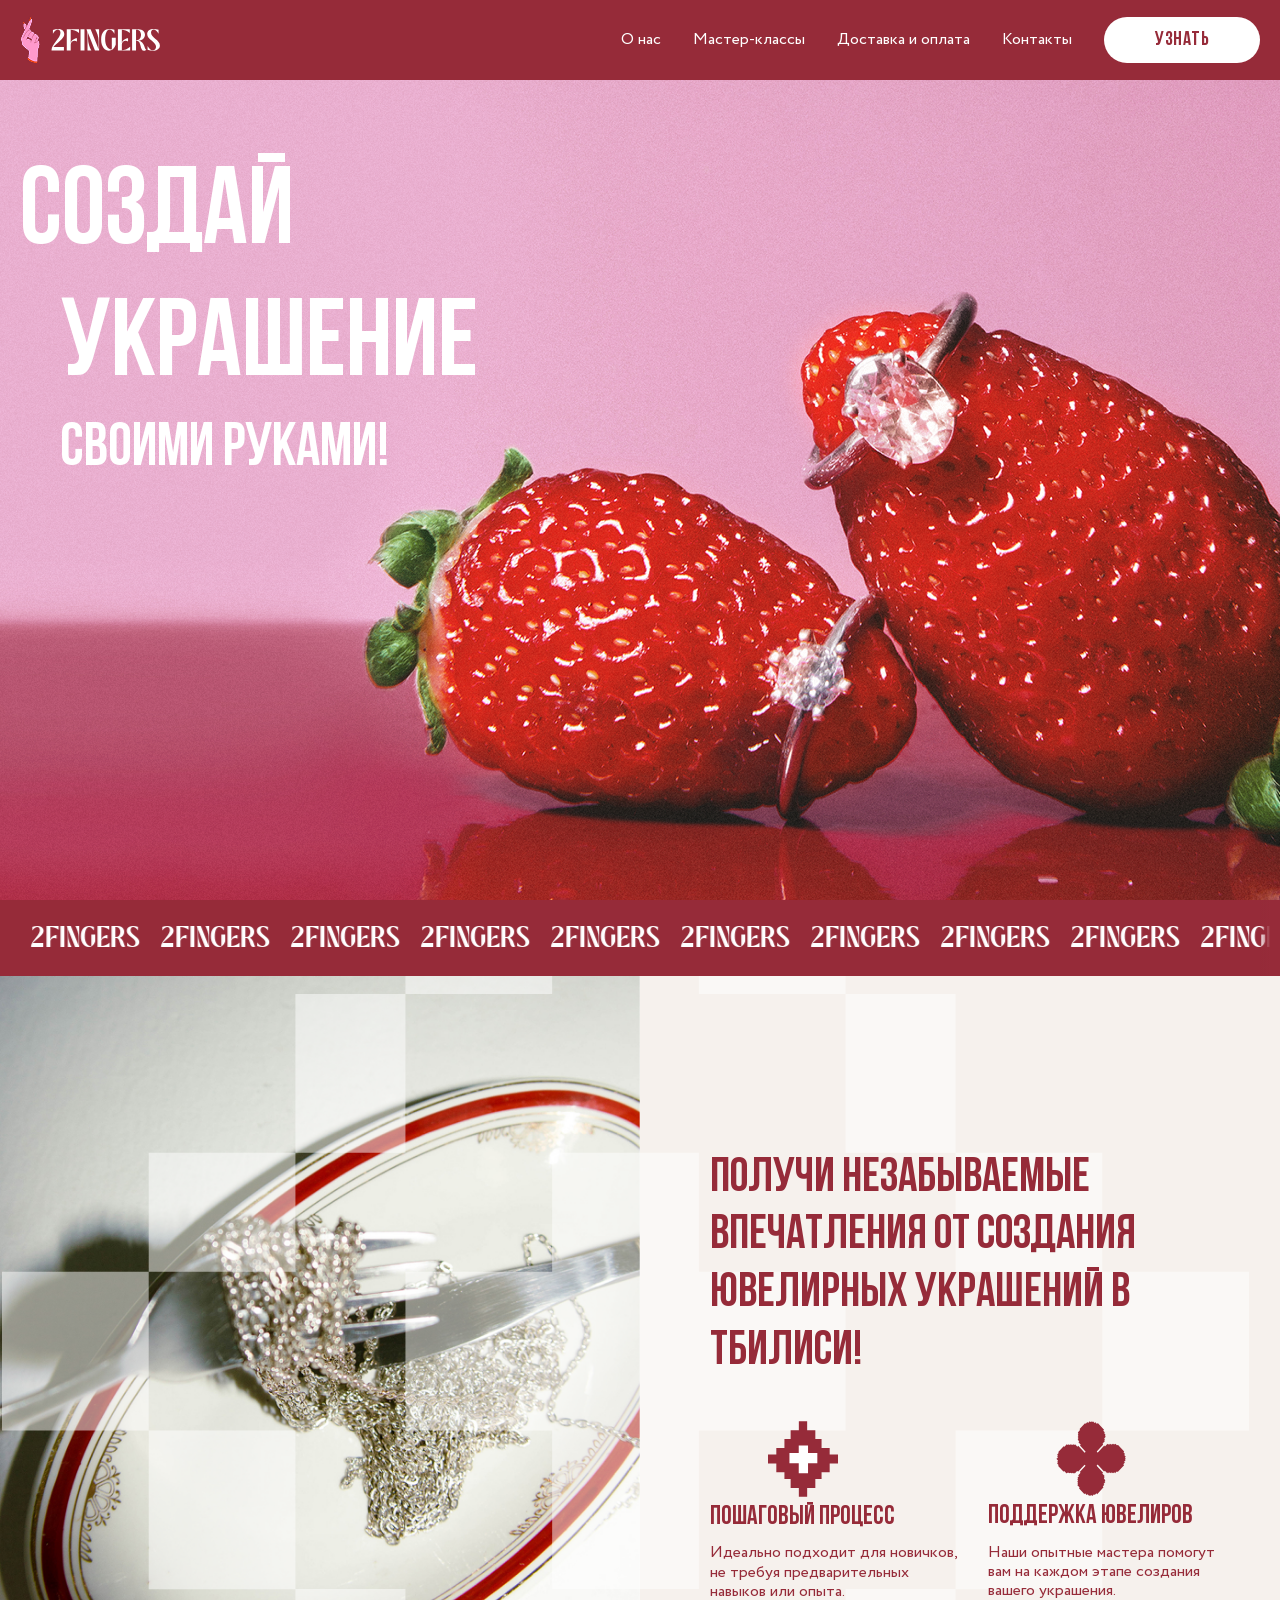
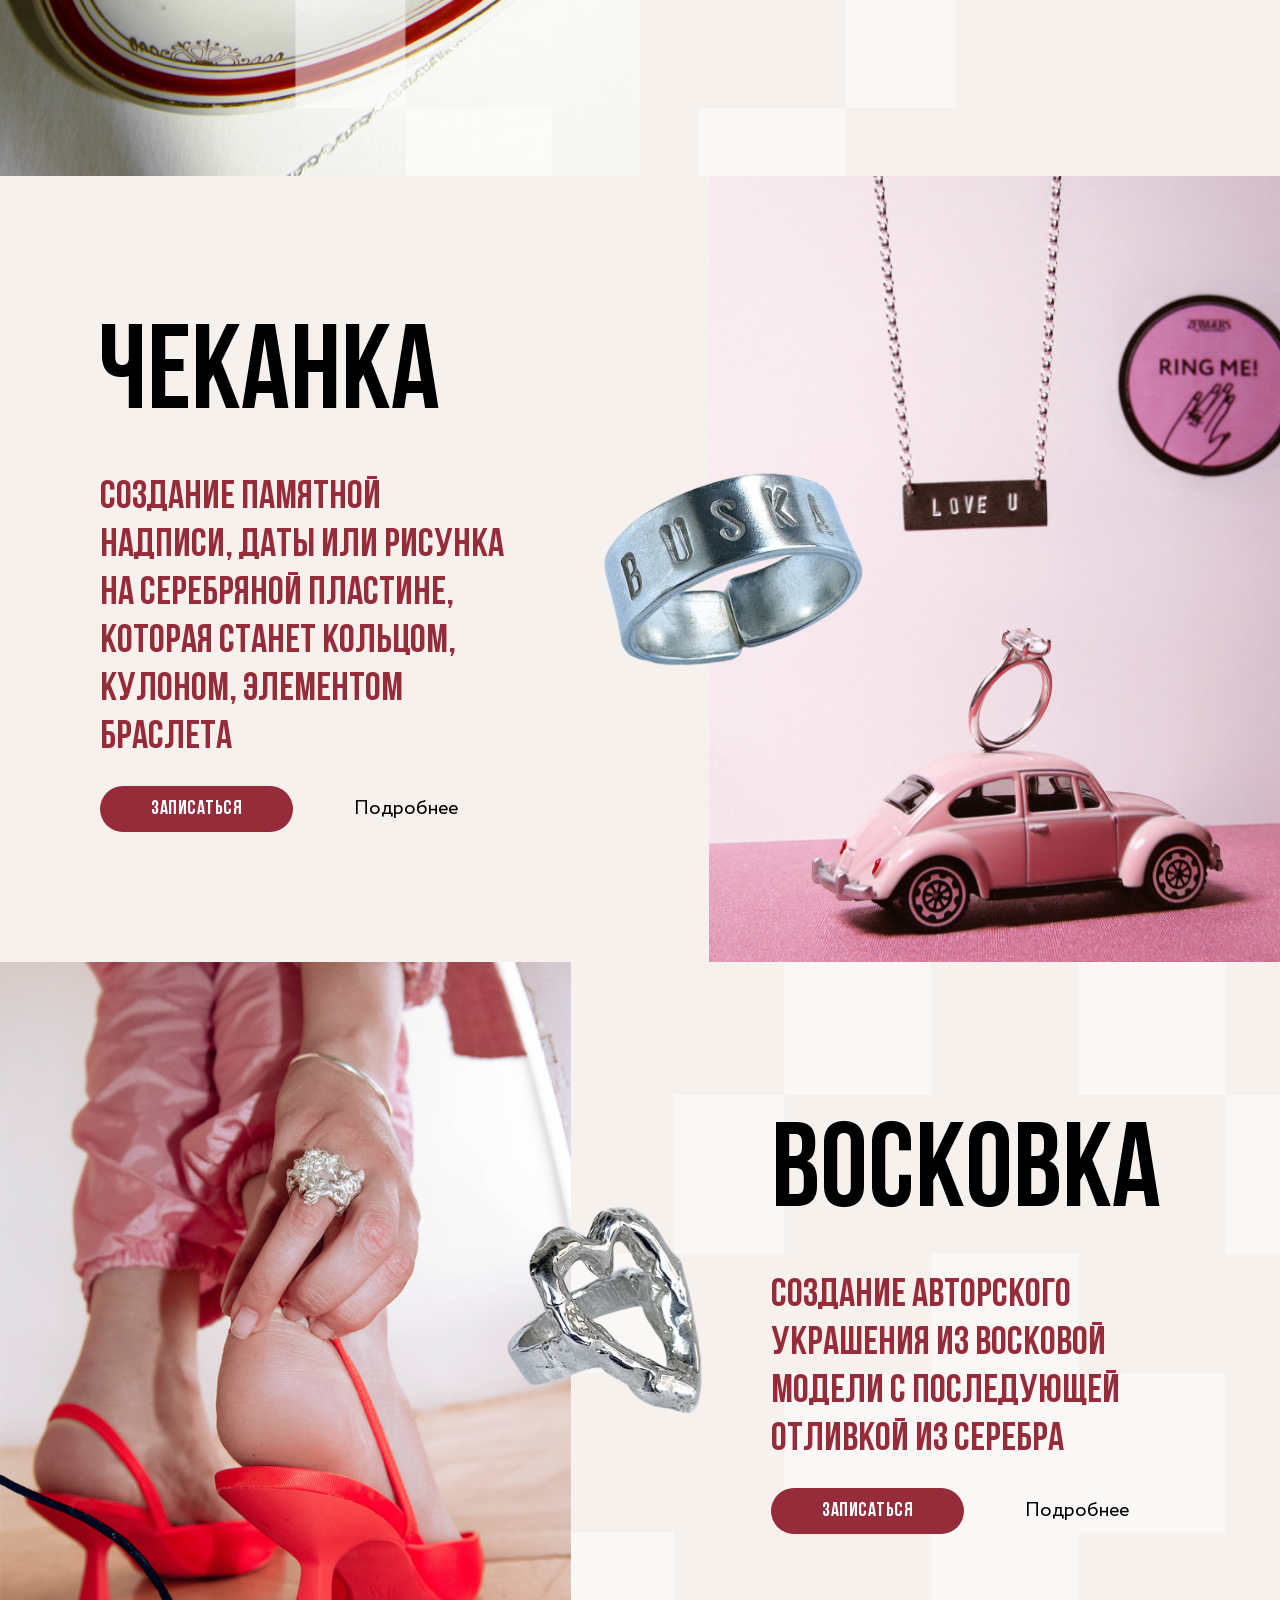
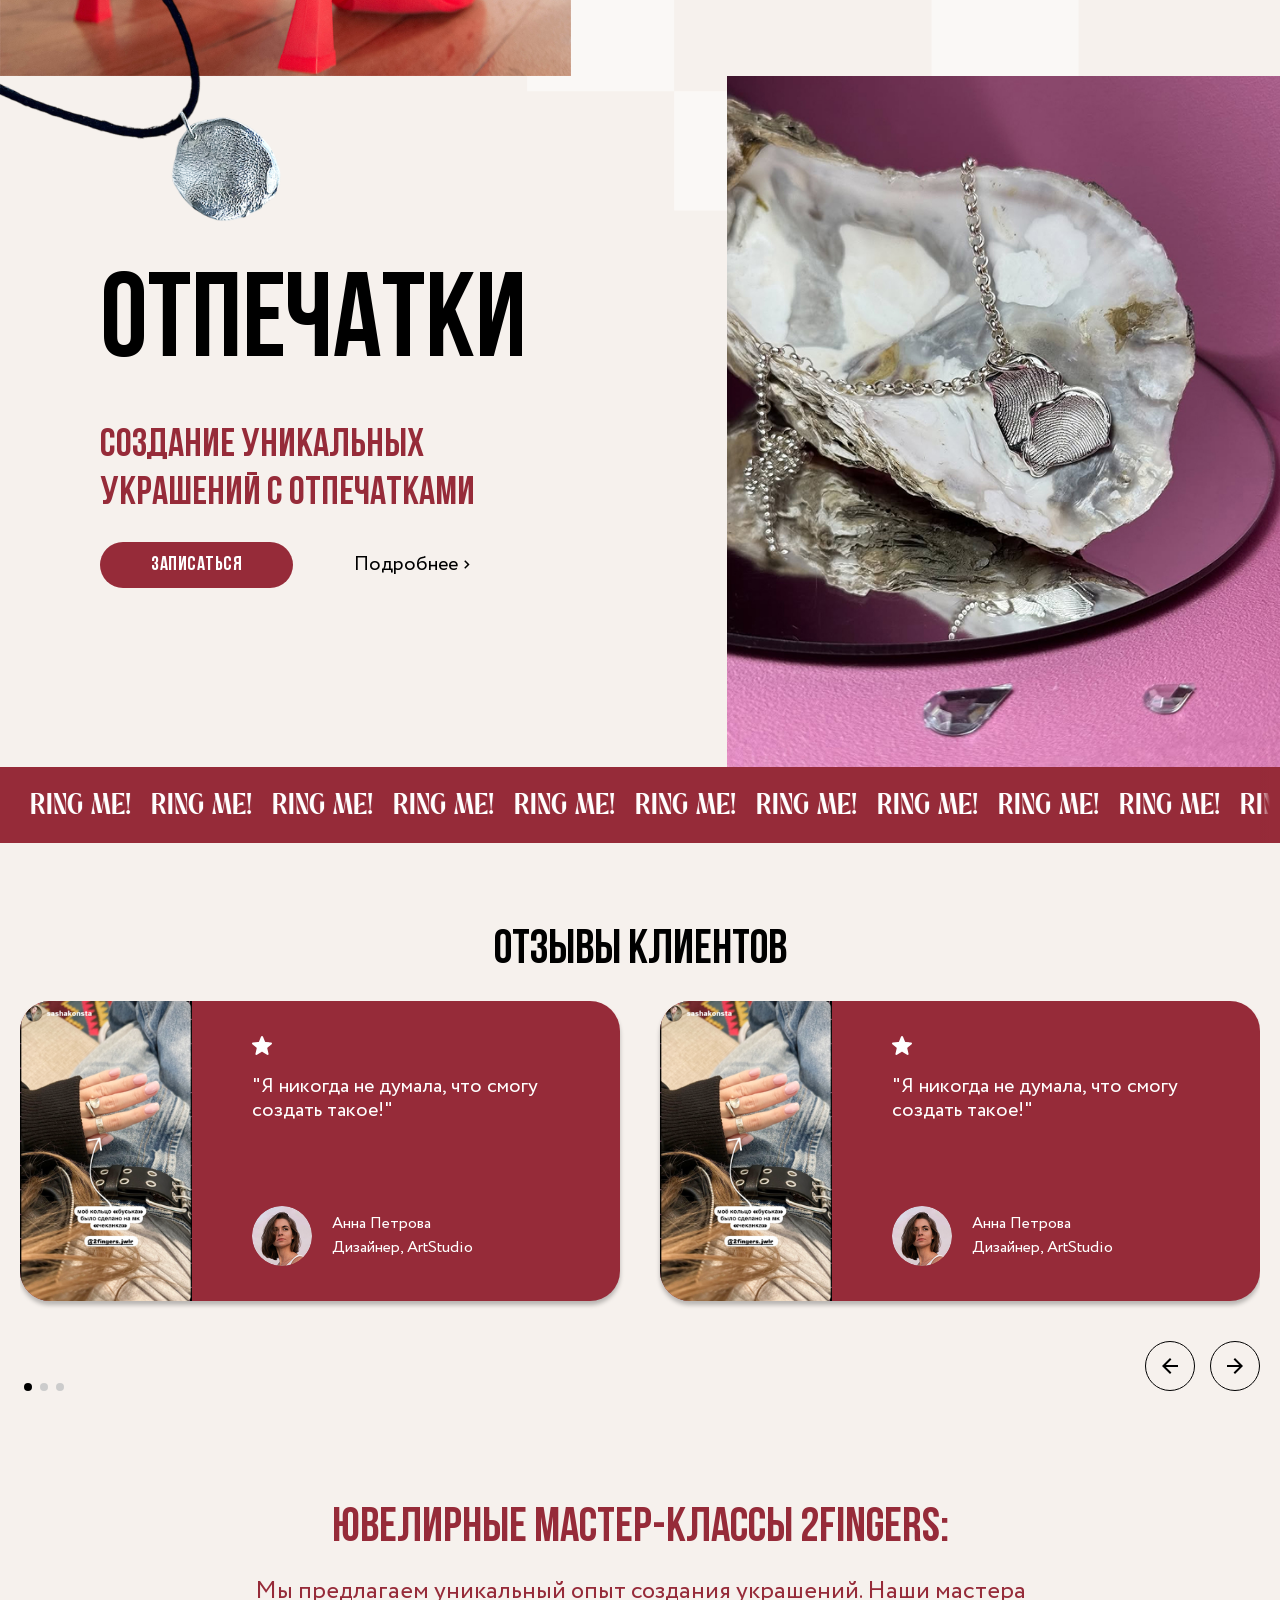
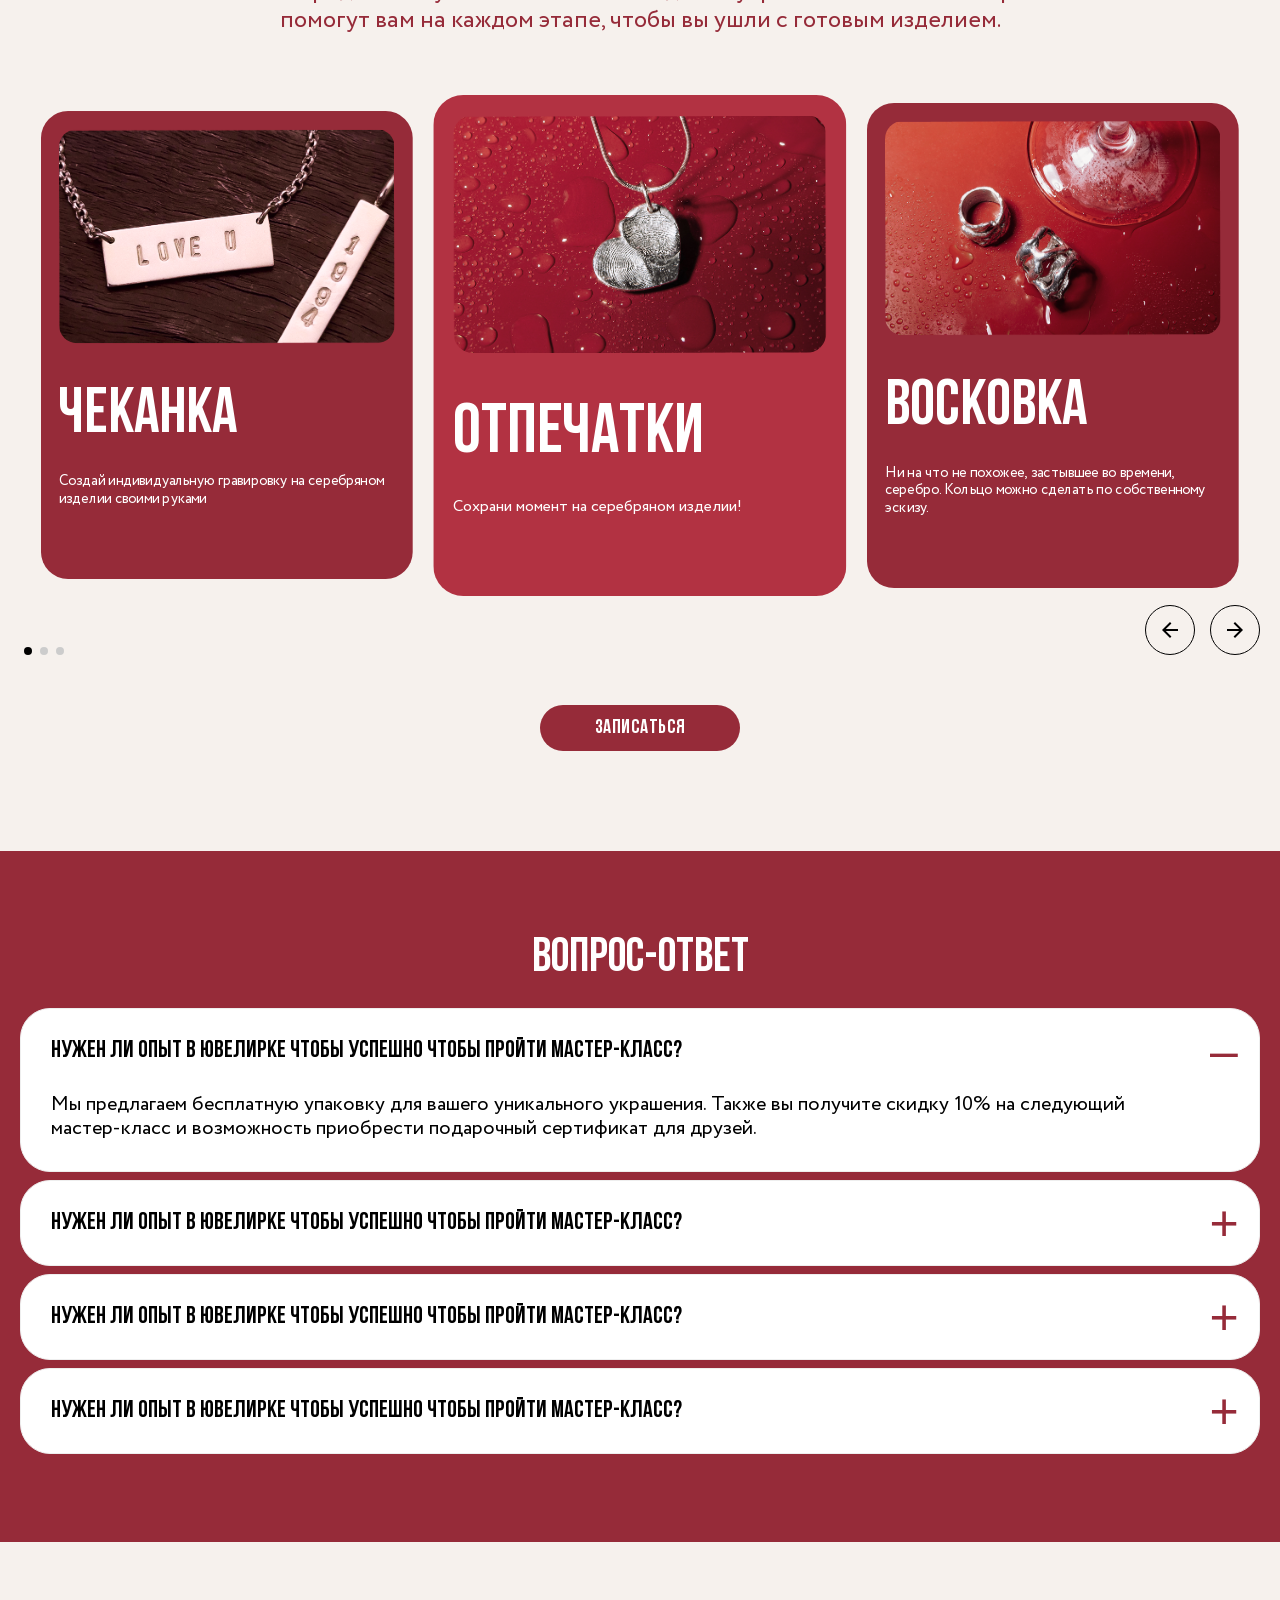
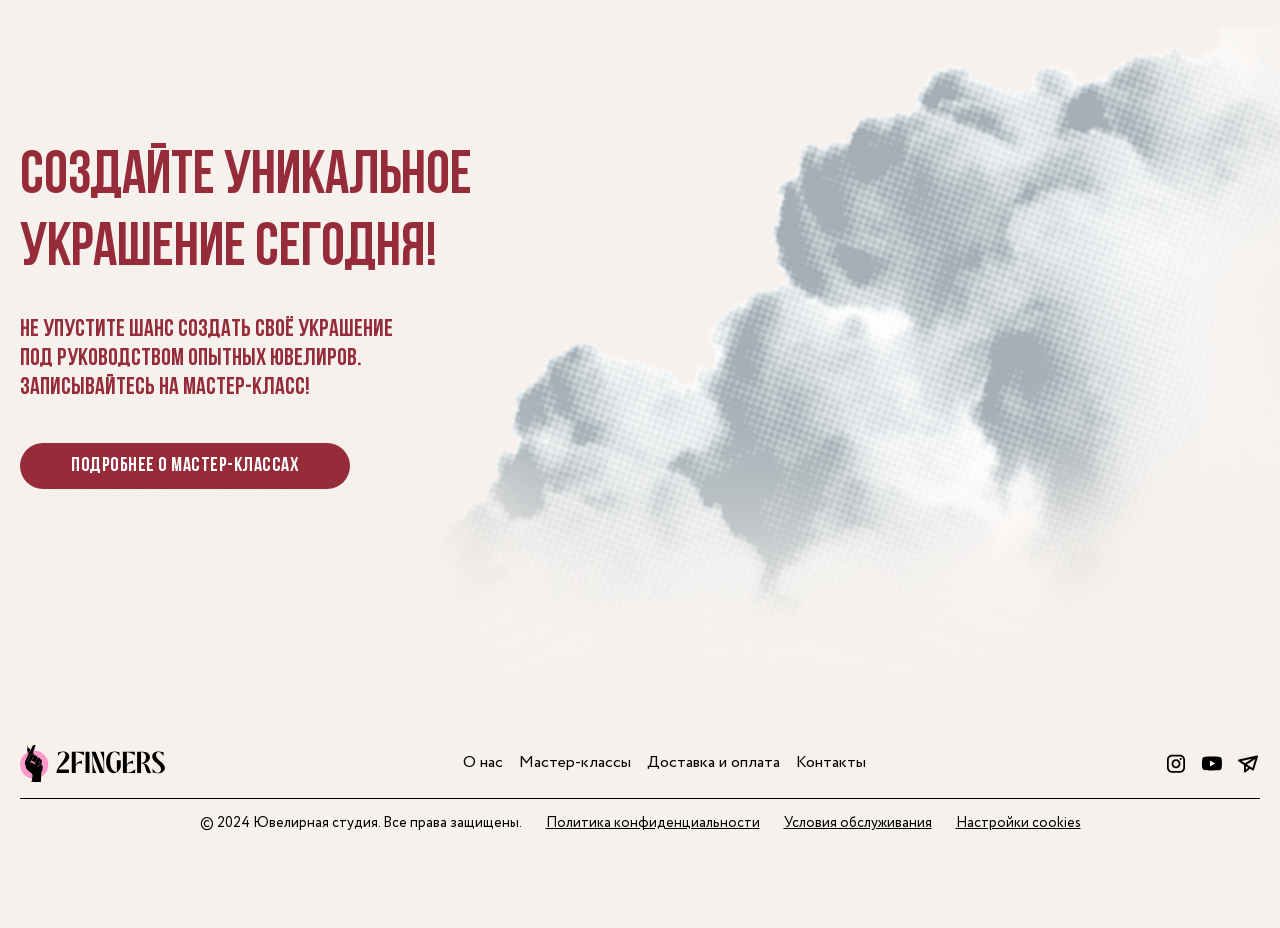
<file: index.html>
<!DOCTYPE html>
<html lang="en">
  <head>
    <meta charset="UTF-8" />
    <meta name="viewport" content="width=device-width, initial-scale=1.0" />

    <title>2FINGERS</title>
    <link rel="icon" href="favicon.ico" type="image/x-icon" />
    <link rel="stylesheet" href="libs/accordion-js@3.4.0/accordion.min.css" />
    <link rel="stylesheet" href="libs/swiper/swiper-bundle.min.css" />
    <link rel="stylesheet" href="style.css" />
  </head>
  <body>
    <header class="header">
      <div class="container">
        <div class="header__row">
          <a href="index.html" class="logo">
            <img src="img/РКА.png" alt="2FINGERS" />
            <svg
              width="109"
              height="23"
              viewBox="0 0 109 23"
              fill="none"
              xmlns="http://www.w3.org/2000/svg"
            >
              <path
                fill-rule="evenodd"
                clip-rule="evenodd"
                d="M100.025 4.28412C100.025 2.27569 101.06 0.933267 102.554 0.933267C104.047 0.933267 105.816 2.15081 107.548 5.16346V1.35472C105.785 0.714731 104.109 0.444165 102.616 0.444165C98.8387 0.444165 96.1905 2.33292 96.1905 5.62134C96.1905 11.3188 105.051 13.27 105.051 18.3536C105.051 20.3047 103.771 21.8241 102.007 21.8241C100.42 21.8241 98.4121 20.6378 96.5859 17.4378V21.2777C98.4121 21.9177 100.181 22.2507 101.794 22.2507C105.873 22.2507 108.891 20.2735 108.891 17.0111C108.891 11.4957 100.03 9.33642 100.03 4.27892L100.025 4.28412ZM85.0408 1.14659H85.7744C91.6224 1.14659 91.2582 11.8079 85.7744 11.8079H85.0408V1.14659ZM94.9366 20.8823C93.4434 20.8823 93.9637 13.0255 87.4445 12.1722V12.1409C96.0344 12.1097 96.3049 0.751152 87.4445 0.751152H81.1074V22.0686H85.0356V12.1722H85.7692C90.5818 12.1722 88.662 22.2559 93.0168 22.2559C94.1406 22.2559 94.8117 21.7096 95.3945 20.7054H95.3632C95.2436 20.8251 95.0875 20.8875 94.9366 20.8875V20.8823ZM70.8474 16.0069C70.8474 13.936 72.6112 12.2918 74.7443 12.2918C75.5092 12.2918 76.2688 12.4739 77.0596 12.9318V9.6434C75.0773 9.6434 71.6955 11.0743 70.8474 14.4251V1.14659C72.9806 1.17781 76.2688 2.06236 78.7974 4.59111V0.751152H66.9193V22.0686H79.1616V18.2287C76.6642 20.7574 73.0118 21.6368 70.8474 21.668V16.0017V16.0069ZM60.8267 20.7574C60.525 20.8511 60.218 20.9083 59.8798 20.9083C57.0182 20.9083 54.1567 17.0684 54.1567 10.8558C54.1567 4.64314 56.0453 0.928058 58.5115 0.928058C60.0359 0.928058 61.7372 2.26528 63.4125 5.15826V1.34952C61.7997 0.771969 60.1556 0.438965 58.5999 0.438965C53.9694 0.438965 50.1349 3.36316 50.1349 11.2512C50.1349 18.3484 54.063 22.2768 57.96 22.2768C60.7019 22.2768 63.4386 20.2995 64.7497 16.0954V9.24277H60.8215V20.7522L60.8267 20.7574ZM47.6063 13.1139V20.8511L39.6251 0.751152H35.5149C36.3369 2.91568 36.519 4.15924 36.519 6.96376V22.0686H40.3587C38.8031 18.9935 37.0081 15.2785 37.0081 9.70064V4.52347L43.9539 22.0634H48.0954V0.745951H44.2557C45.8061 3.82104 47.6063 7.53611 47.6063 13.1139ZM33.4753 22.0686V0.751152H29.5472V22.0686H33.4753ZM19.7086 14.4251V1.14659C21.873 1.17781 25.5254 2.06236 28.0228 4.59111V0.751152H15.7805V22.0686H19.7138V16.0069C19.7138 13.936 21.4828 12.2918 23.6107 12.2918C24.3704 12.2918 25.1352 12.4739 25.926 12.9318V9.6434C23.9489 9.6434 20.5671 11.0743 19.7138 14.4251H19.7086ZM13.2831 5.68898C13.2831 2.39536 10.6348 0.506601 6.85758 0.506601C5.36436 0.506601 3.68904 0.78237 1.92007 1.41716V5.2311C3.65782 2.21325 5.51524 0.990502 6.94602 0.990502C8.37681 0.990502 9.47461 2.33292 9.47461 4.34656C9.47461 9.84113 -0.0882272 16.6157 0.58294 22.0686H12.9189V18.4472H2.41434C5.64011 14.3939 13.2883 10.2054 13.2883 5.68898H13.2831Z"
                fill="white"
              />
            </svg>
          </a>
          <nav class="nav">
            <ul class="menu">
              <li class="menu__item">
                <a href="about.html" class="menu__link">О нас</a>
              </li>
              <li class="menu__item">
                <a href="masterclass.html" class="menu__link">Мастер-классы</a>
              </li>
              <li class="menu__item">
                <a href="delivery.html" class="menu__link">Доставка и оплата</a>
              </li>
              <li class="menu__item">
                <a href="contacts.html" class="menu__link">Контакты</a>
              </li>
            </ul>
            <button type="button" class="btn btnOpenModal">Узнать</button>
          </nav>
          <button type="button" class="burger">
            <span></span>
            <span></span>
            <span></span>
          </button>
        </div>
      </div>
    </header>
    <main class="main">
      <section class="hero">
        <div class="swiper">
          <div class="swiper-wrapper">
            <div
              class="swiper-slide"
              style="background: url('img/main.jpg') no-repeat center / cover"
            >
              <div class="container">
                <div class="hero__row">
                  <h1>
                    <span>Создай</span>
                    <span>украшение</span>
                    <span>своими руками!</span>
                  </h1>
                </div>
              </div>
            </div>
            <div
              class="swiper-slide"
              style="background: url('img/main.jpg') no-repeat center / cover"
            >
              <div class="container">
                <div class="hero__row">
                  <h1>
                    <span>Создай</span>
                    <span>украшение</span>
                    <span>своими руками!</span>
                  </h1>
                </div>
              </div>
            </div>
            <div
              class="swiper-slide"
              style="background: url('img/main.jpg') no-repeat center / cover"
            >
              <div class="container">
                <div class="hero__row">
                  <h1>
                    <span>Создай</span>
                    <span>украшение</span>
                    <span>своими руками!</span>
                  </h1>
                </div>
              </div>
            </div>
          </div>
        </div>
      </section>
      <section class="marquee">
        <span>2fingers</span>
        <span>2fingers</span>
        <span>2fingers</span>
        <span>2fingers</span>
        <span>2fingers</span>
        <span>2fingers</span>
        <span>2fingers</span>
        <span>2fingers</span>
        <span>2fingers</span>
        <span>2fingers</span>
        <span>2fingers</span>
        <span>2fingers</span>
        <span>2fingers</span>
        <span>2fingers</span>
        <span>2fingers</span>
        <span>2fingers</span>
        <span>2fingers</span>
        <span>2fingers</span>
        <span>2fingers</span>
        <span>2fingers</span>
      </section>
      <section class="description">
        <img src="img/desc.jpg" alt="Ювелирныe украшения" />
        <div class="description__content">
          <h2>
            Получи незабываемые впечатления от создания ювелирных украшений в
            тбилиси!
          </h2>
          <div class="description__cols">
            <div class="description__col">
              <h5><img src="img/cross.svg" alt="Cross" />Пошаговый процесс</h5>
              <p>
                Идеально подходит для новичков, не требуя предварительных
                навыков или опыта.
              </p>
            </div>
            <div class="description__col">
              <h5><img src="img/club.svg" alt="Club" />Поддержка ювелиров</h5>
              <p>
                Наши опытные мастера помогут вам на каждом этапе создания вашего
                украшения.
              </p>
            </div>
          </div>
        </div>
      </section>
      <section class="content">
        <div class="content__item">
          <div class="content__box">
            <img src="img/content/ring.png" alt="Чеканка" />
            <h2>Чеканка</h2>
            <p>
              Создание памятной надписи, даты или рисунка на серебряной
              пластине, которая станет кольцом, кулоном, элементом браслета
            </p>
            <div class="content__btns">
              <a href="#" class="btn btn--red">ЗАПИСАТЬСЯ</a>
              <button type="button" class="btn btn--white btnOpenContent">
                Подробнее
                <svg
                  width="24"
                  height="24"
                  viewBox="0 0 24 24"
                  xmlns="http://www.w3.org/2000/svg"
                >
                  <path
                    d="M9.70697 16.9496L15.414 11.2426L9.70697 5.53564L8.29297 6.94964L12.586 11.2426L8.29297 15.5356L9.70697 16.9496Z"
                  />
                </svg>
              </a>
            </div>
          </div>

          <div class="content__img">
            <img src="img/content/content1.jpg" alt="Чеканка" />
          </div>
        </div>
        <div class="content__item">
          <div class="content__box">
            <img src="img/content/ring1.png" alt="Восковка" />
            <h2>Восковка</h2>
            <p>
              Создание авторского украшения из восковой модели с последующей
              отливкой из серебра
            </p>
            <div class="content__btns">
              <a href="#" class="btn btn--red">ЗАПИСАТЬСЯ</a>
              <button type="button" class="btn btn--white btnOpenContent">
                Подробнее
                <svg
                  width="24"
                  height="24"
                  viewBox="0 0 24 24"
                  xmlns="http://www.w3.org/2000/svg"
                >
                  <path
                    d="M9.70697 16.9496L15.414 11.2426L9.70697 5.53564L8.29297 6.94964L12.586 11.2426L8.29297 15.5356L9.70697 16.9496Z"
                  />
                </svg>
              </a>
            </div>
          </div>

          <div class="content__img">
            <img src="img/content/content2.jpg" alt="Восковка" />
          </div>
        </div>
        <div class="content__item">
          <div class="content__box">
            <img src="img/content/pendant.png" alt="Отпечатки" />
            <h2>Отпечатки</h2>
            <p>Создание уникальных украшений с отпечатками</p>
            <div class="content__btns">
              <a href="#" class="btn btn--red">ЗАПИСАТЬСЯ</a>
              <button type="button" class="btn btn--white btnOpenContent">
                Подробнее
                <svg
                  width="24"
                  height="24"
                  viewBox="0 0 24 24"
                  xmlns="http://www.w3.org/2000/svg"
                >
                  <path
                    d="M9.70697 16.9496L15.414 11.2426L9.70697 5.53564L8.29297 6.94964L12.586 11.2426L8.29297 15.5356L9.70697 16.9496Z"
                  />
                </svg>
              </button>
            </div>
          </div>

          <div class="content__img">
            <img src="img/content/content3.jpg" alt="Отпечатки" />
          </div>
        </div>
      </section>
      <section class="marquee">
        <span>RING ME!</span>
        <span>RING ME!</span>
        <span>RING ME!</span>
        <span>RING ME!</span>
        <span>RING ME!</span>
        <span>RING ME!</span>
        <span>RING ME!</span>
        <span>RING ME!</span>
        <span>RING ME!</span>
        <span>RING ME!</span>
        <span>RING ME!</span>
        <span>RING ME!</span>
        <span>RING ME!</span>
        <span>RING ME!</span>
        <span>RING ME!</span>
        <span>RING ME!</span>
        <span>RING ME!</span>
        <span>RING ME!</span>
        <span>RING ME!</span>
        <span>RING ME!</span>
      </section>
      <section class="reviews">
        <div class="container">
          <div class="reviews__row">
            <h2>Отзывы клиентов</h2>
            <div class="swiper">
              <div class="swiper-wrapper">
                <div class="swiper-slide">
                  <img src="img/reviews/review.png" alt="Отзыв" />
                  <div class="reviews__content">
                    <div class="stars">
                      <img src="img/stars.svg" alt="Stars" />
                    </div>
                    <p>"Я никогда не думала, что смогу создать такое!"</p>
                    <div class="reviews__user">
                      <img src="img/avatar.png" alt="Анна Петрова" />
                      <div class="reviews__info">
                        <span class="reviews__name">Анна Петрова</span>
                        <span class="reviews__job">Дизайнер, ArtStudio</span>
                      </div>
                    </div>
                  </div>
                </div>
                <div class="swiper-slide">
                  <img src="img/reviews/review.png" alt="Отзыв" />
                  <div class="reviews__content">
                    <div class="stars">
                      <img src="img/stars.svg" alt="Stars" />
                    </div>
                    <p>"Я никогда не думала, что смогу создать такое!"</p>
                    <div class="reviews__user">
                      <img src="img/avatar.png" alt="Анна Петрова" />
                      <div class="reviews__info">
                        <span class="reviews__name">Анна Петрова</span>
                        <span class="reviews__job">Дизайнер, ArtStudio</span>
                      </div>
                    </div>
                  </div>
                </div>
                <div class="swiper-slide">
                  <img src="img/reviews/review.png" alt="Отзыв" />
                  <div class="reviews__content">
                    <div class="stars">
                      <img src="img/stars.svg" alt="Stars" />
                    </div>
                    <p>"Я никогда не думала, что смогу создать такое!"</p>
                    <div class="reviews__user">
                      <img src="img/avatar.png" alt="Анна Петрова" />
                      <div class="reviews__info">
                        <span class="reviews__name">Анна Петрова</span>
                        <span class="reviews__job">Дизайнер, ArtStudio</span>
                      </div>
                    </div>
                  </div>
                </div>
              </div>
              <div class="swiper-button-next"></div>
              <div class="swiper-button-prev"></div>
              <div class="swiper-pagination"></div>
            </div>
          </div>
        </div>
      </section>
      <section class="offers">
        <div class="container">
          <div class="offers__row">
            <h2>Ювелирные мастер-классы 2Fingers:</h2>
            <p>
              Мы предлагаем уникальный опыт создания украшений. Наши мастера
              помогут вам на каждом этапе, чтобы вы ушли с готовым изделием.
            </p>
            <div class="swiper">
              <div class="swiper-wrapper">
                <div class="swiper-slide">
                  <img src="img/offers/prints.jpg" alt="Отпечатки" />
                  <h5>Отпечатки</h5>
                  <p>Сохрани момент на серебряном изделии!</p>
                </div>
                <div class="swiper-slide">
                  <img src="img/offers/wax.jpg" alt="Восковка" />
                  <h5>восковка</h5>
                  <p>
                    Ни на что не похожее, застывшее во времени, серебро. Кольцо
                    можно сделать по собственному эскизу.
                  </p>
                </div>
                <div class="swiper-slide">
                  <img src="img/offers/chasing.jpg" alt="Чеканка" />
                  <h5>Чеканка</h5>
                  <p>
                    Создай индивидуальную гравировку на серебряном изделии
                    своими руками
                  </p>
                </div>
              </div>
              <div class="swiper-button-next"></div>
              <div class="swiper-button-prev"></div>
              <div class="swiper-pagination"></div>
            </div>
            <a href="#" class="btn btn--red">ЗАПИСАТЬСЯ</a>
          </div>
        </div>
      </section>
      <section class="accordion">
        <div class="container">
          <div class="accordion__row">
            <h2>Вопрос-ответ</h2>
            <div class="accordion-container">
              <div class="ac">
                <h2 class="ac-header">
                  <button type="button" class="ac-trigger">
                    Нужен ли опыт в ювелирке чтобы успешно чтобы пройти
                    мастер-класс?
                  </button>
                </h2>
                <div class="ac-panel">
                  <p class="ac-text">
                    Мы предлагаем бесплатную упаковку для вашего уникального
                    украшения. Также вы получите скидку 10% на следующий
                    мастер-класс и возможность приобрести подарочный сертификат
                    для друзей.
                  </p>
                </div>
              </div>
              <div class="ac">
                <h2 class="ac-header">
                  <button type="button" class="ac-trigger">
                    Нужен ли опыт в ювелирке чтобы успешно чтобы пройти
                    мастер-класс?
                  </button>
                </h2>
                <div class="ac-panel">
                  <p class="ac-text">
                    Мы предлагаем бесплатную упаковку для вашего уникального
                    украшения. Также вы получите скидку 10% на следующий
                    мастер-класс и возможность приобрести подарочный сертификат
                    для друзей.
                  </p>
                </div>
              </div>
              <div class="ac">
                <h2 class="ac-header">
                  <button type="button" class="ac-trigger">
                    Нужен ли опыт в ювелирке чтобы успешно чтобы пройти
                    мастер-класс?
                  </button>
                </h2>
                <div class="ac-panel">
                  <p class="ac-text">
                    Мы предлагаем бесплатную упаковку для вашего уникального
                    украшения. Также вы получите скидку 10% на следующий
                    мастер-класс и возможность приобрести подарочный сертификат
                    для друзей.
                  </p>
                </div>
              </div>
              <div class="ac">
                <h2 class="ac-header">
                  <button type="button" class="ac-trigger">
                    Нужен ли опыт в ювелирке чтобы успешно чтобы пройти
                    мастер-класс?
                  </button>
                </h2>
                <div class="ac-panel">
                  <p class="ac-text">
                    Мы предлагаем бесплатную упаковку для вашего уникального
                    украшения. Также вы получите скидку 10% на следующий
                    мастер-класс и возможность приобрести подарочный сертификат
                    для друзей.
                  </p>
                </div>
              </div>
            </div>
          </div>
        </div>
      </section>
      <section class="masterclass">
        <img src="img/cloud.png" alt="Создайте уникальное украшение сегодня!" />
        <div class="container">
          <div class="masterclass__row">
            <h2 class="masterclass__title">
              Создайте уникальное украшение сегодня!
            </h2>
            <p class="masterclass__text">
              Не упустите шанс создать своё украшение под руководством опытных
              ювелиров. Записывайтесь на мастер-класс!
            </p>
            <a href="#" class="btn btn--red">Подробнее о мастер-классах</a>
          </div>
        </div>
      </section>
    </main>
    <footer class="footer">
      <div class="container">
        <div class="footer__row">
          <div class="footer__top">
            <a href="#" class="logo">
              <img src="img/logo.svg" alt="" />
            </a>
            <ul class="menu">
              <li class="menu__item">
                <a href="about.html" class="menu__link">О нас</a>
              </li>
              <li class="menu__item">
                <a href="masterclass.html" class="menu__link">Мастер-классы</a>
              </li>
              <li class="menu__item">
                <a href="delivery.html" class="menu__link">Доставка и оплата</a>
              </li>
              <li class="menu__item">
                <a href="contacts.html" class="menu__link">Контакты</a>
              </li>
            </ul>
            <div class="social">
              <a href="#" class="social__link"
                ><svg
                  width="24"
                  height="25"
                  viewBox="0 0 24 25"
                  xmlns="http://www.w3.org/2000/svg"
                >
                  <path
                    fill-rule="evenodd"
                    clip-rule="evenodd"
                    d="M16 3.74268H8C5.23858 3.74268 3 5.98126 3 8.74268V16.7427C3 19.5041 5.23858 21.7427 8 21.7427H16C18.7614 21.7427 21 19.5041 21 16.7427V8.74268C21 5.98126 18.7614 3.74268 16 3.74268ZM19.25 16.7427C19.2445 18.5353 17.7926 19.9872 16 19.9927H8C6.20735 19.9872 4.75549 18.5353 4.75 16.7427V8.74268C4.75549 6.95003 6.20735 5.49817 8 5.49268H16C17.7926 5.49817 19.2445 6.95003 19.25 8.74268V16.7427ZM16.75 8.99268C17.3023 8.99268 17.75 8.54496 17.75 7.99268C17.75 7.4404 17.3023 6.99268 16.75 6.99268C16.1977 6.99268 15.75 7.4404 15.75 7.99268C15.75 8.54496 16.1977 8.99268 16.75 8.99268ZM12 8.24268C9.51472 8.24268 7.5 10.2574 7.5 12.7427C7.5 15.228 9.51472 17.2427 12 17.2427C14.4853 17.2427 16.5 15.228 16.5 12.7427C16.5027 11.5484 16.0294 10.4022 15.1849 9.55776C14.3404 8.71327 13.1943 8.24002 12 8.24268ZM9.25 12.7427C9.25 14.2615 10.4812 15.4927 12 15.4927C13.5188 15.4927 14.75 14.2615 14.75 12.7427C14.75 11.2239 13.5188 9.99268 12 9.99268C10.4812 9.99268 9.25 11.2239 9.25 12.7427Z"
                  />
                </svg>
              </a>
              <a href="#" class="social__link"
                ><svg
                  width="24"
                  height="25"
                  viewBox="0 0 24 25"
                  xmlns="http://www.w3.org/2000/svg"
                >
                  <path
                    d="M21.5933 7.70301C21.4794 7.28041 21.2568 6.89501 20.9477 6.58518C20.6386 6.27534 20.2537 6.05187 19.8313 5.93701C18.2653 5.50701 12.0003 5.50001 12.0003 5.50001C12.0003 5.50001 5.73633 5.49301 4.16933 5.90401C3.74725 6.02415 3.36315 6.25078 3.0539 6.56214C2.74464 6.8735 2.52062 7.25913 2.40333 7.68201C1.99033 9.24801 1.98633 12.496 1.98633 12.496C1.98633 12.496 1.98233 15.76 2.39233 17.31C2.62233 18.167 3.29733 18.844 4.15533 19.075C5.73733 19.505 11.9853 19.512 11.9853 19.512C11.9853 19.512 18.2503 19.519 19.8163 19.109C20.2388 18.9943 20.6241 18.7714 20.934 18.4622C21.2439 18.153 21.4677 17.7682 21.5833 17.346C21.9973 15.781 22.0003 12.534 22.0003 12.534C22.0003 12.534 22.0203 9.26901 21.5933 7.70301ZM9.99633 15.505L10.0013 9.50501L15.2083 12.51L9.99633 15.505Z"
                  />
                </svg>
              </a>
              <a href="#" class="social__link"
                ><svg
                  width="24"
                  height="25"
                  viewBox="0 0 24 25"
                  xmlns="http://www.w3.org/2000/svg"
                >
                  <path
                    d="M21.7348 4.82198C21.6163 4.69297 21.466 4.59736 21.2989 4.54471C21.1318 4.49206 20.9538 4.48422 20.7828 4.52198L2.78278 8.52198C2.59017 8.56484 2.41455 8.66373 2.27803 8.80618C2.1415 8.94864 2.05017 9.1283 2.01553 9.32256C1.98089 9.51681 2.00449 9.71697 2.08337 9.89783C2.16224 10.0787 2.29286 10.2322 2.45878 10.339L7.99978 13.9V20.5C7.99971 20.6884 8.05288 20.873 8.15316 21.0326C8.25344 21.1921 8.39676 21.32 8.56659 21.4017C8.73643 21.4833 8.92587 21.5153 9.11309 21.4939C9.30031 21.4726 9.47768 21.3988 9.62478 21.281L14.0138 17.769L16.4588 19.341C16.5887 19.4251 16.7363 19.478 16.8901 19.4954C17.0439 19.5127 17.1996 19.4942 17.345 19.4412C17.4905 19.3881 17.6216 19.3021 17.7281 19.1898C17.8346 19.0775 17.9135 18.942 17.9588 18.794L21.9588 5.79398C22.0098 5.62653 22.0159 5.44863 21.9766 5.27806C21.9373 5.10749 21.8539 4.95022 21.7348 4.82198ZM15.9908 7.63798L9.09978 12.232L5.55878 9.95598L15.9908 7.63798ZM9.99978 18.419V15.189L12.2388 16.628L9.99978 18.419ZM16.4318 16.946L10.9318 13.412L19.2188 7.88998L16.4318 16.946Z"
                  />
                </svg>
              </a>
            </div>
          </div>
          <div class="footer__bottom">
            <p>© 2024 Ювелирная студия. Все права защищены.</p>
            <a href="">Политика конфиденциальности</a>
            <a href="">Условия обслуживания</a>
            <a href="">Настройки cookies</a>
          </div>
        </div>
      </div>
    </footer>
    <div class="modal">
      <div class="modal-desc">
        <div class="col">
          <h2>Описание мастер-класса</h2>
          <p>
            Наш мастер-класс предлагает уникальную возможность создать
            собственное ювелирное украшение. В течение трех часов вы освоите все
            необходимые навыки, начиная с выбора дизайна и заканчивая финальной
            сборкой. Мы предоставляем все материалы и инструменты, а опытные
            мастера помогут вам на каждом этапе.
          </p>
          <p>
            Занятие проходит в уютной студии, где вы сможете сосредоточиться на
            творческом процессе. Мы гарантируем индивидуальный подход, так как
            группы состоят не более чем из шести человек. Это позволит каждому
            участнику получить максимум внимания и поддержки.
          </p>
          <div class="modal-desc__btns">
            <button class="btn btn--red">Записаться сейчас</button
            ><a href="masterclass-one.html" class="btn btn--white">
              Подробнее
              <svg
                width="24"
                height="24"
                viewBox="0 0 24 24"
                xmlns="http://www.w3.org/2000/svg"
              >
                <path
                  d="M9.70697 16.9496L15.414 11.2426L9.70697 5.53564L8.29297 6.94964L12.586 11.2426L8.29297 15.5356L9.70697 16.9496Z"
                ></path>
              </svg>
            </a>
          </div>
        </div>
        <div class="col">
          <img src="img/content/content1.jpg" alt="" />
        </div>
        <button class="close"></button>
      </div>
      <div class="modal-form">
        <form action="" class="form">
          <h2 class="form__title">Создайте уникальное украшение сегодня!</h2>
          <p class="form__text">
            Не упустите шанс стать автором своего украшения. Запишитесь на
            мастер-класс и начните творить!
          </p>
          <label for="name">
            <p>Имя</p>
            <input type="text" name="name" id="name" placeholder="Name" />
          </label>
          <label for="email">
            <p>E-mail</p>
            <input type="text" name="email" id="email" placeholder="E-mail" />
          </label>
          <label for="checkbox">
            <input type="checkbox" name="checkbox" id="checkbox" />
            Я принимаю условия
          </label>
          <input type="submit" class="btn" placeholder="Отправить" />
        </form>
        <button class="close"></button>
      </div>
    </div>
    <script src="libs/accordion-js@3.4.0/accordion.min.js"></script>
    <script src="libs/swiper/swiper-bundle.min.js"></script>
    <script src="script.js"></script>
  </body>
</html>
</file>
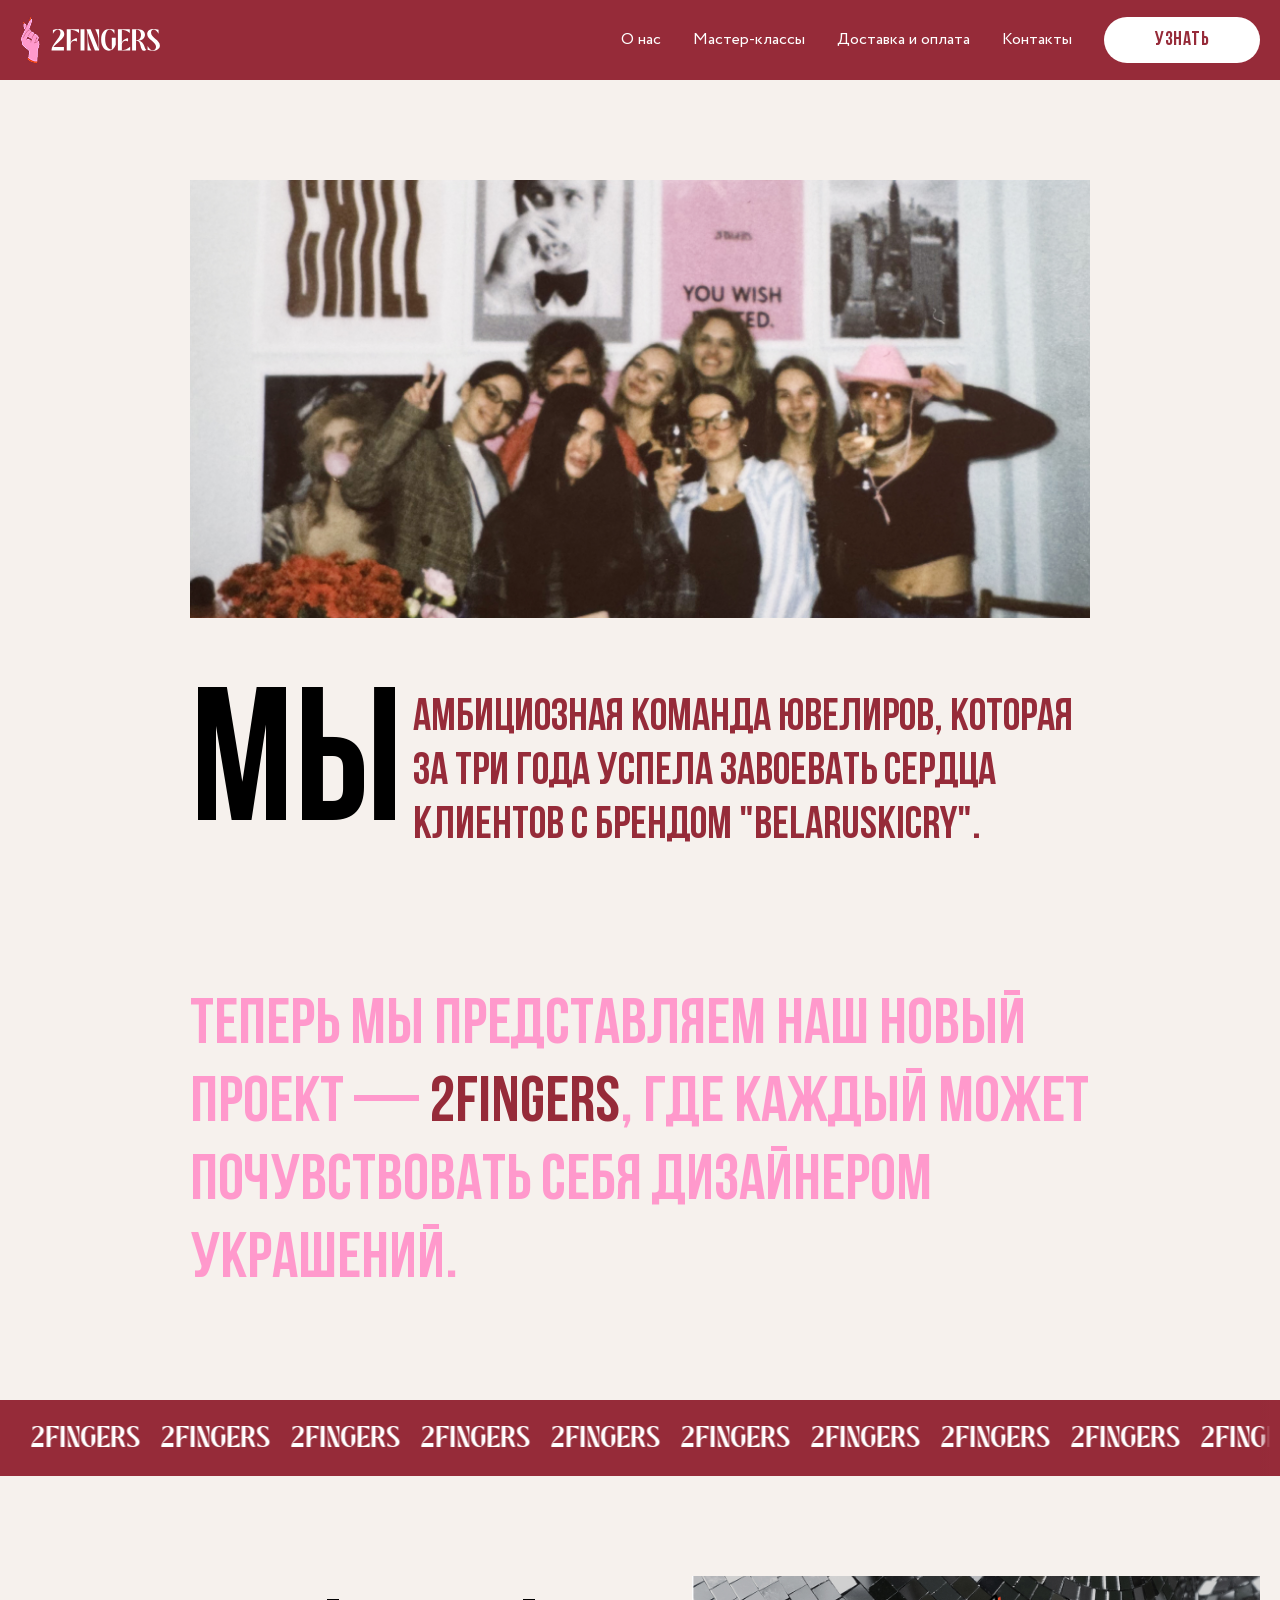
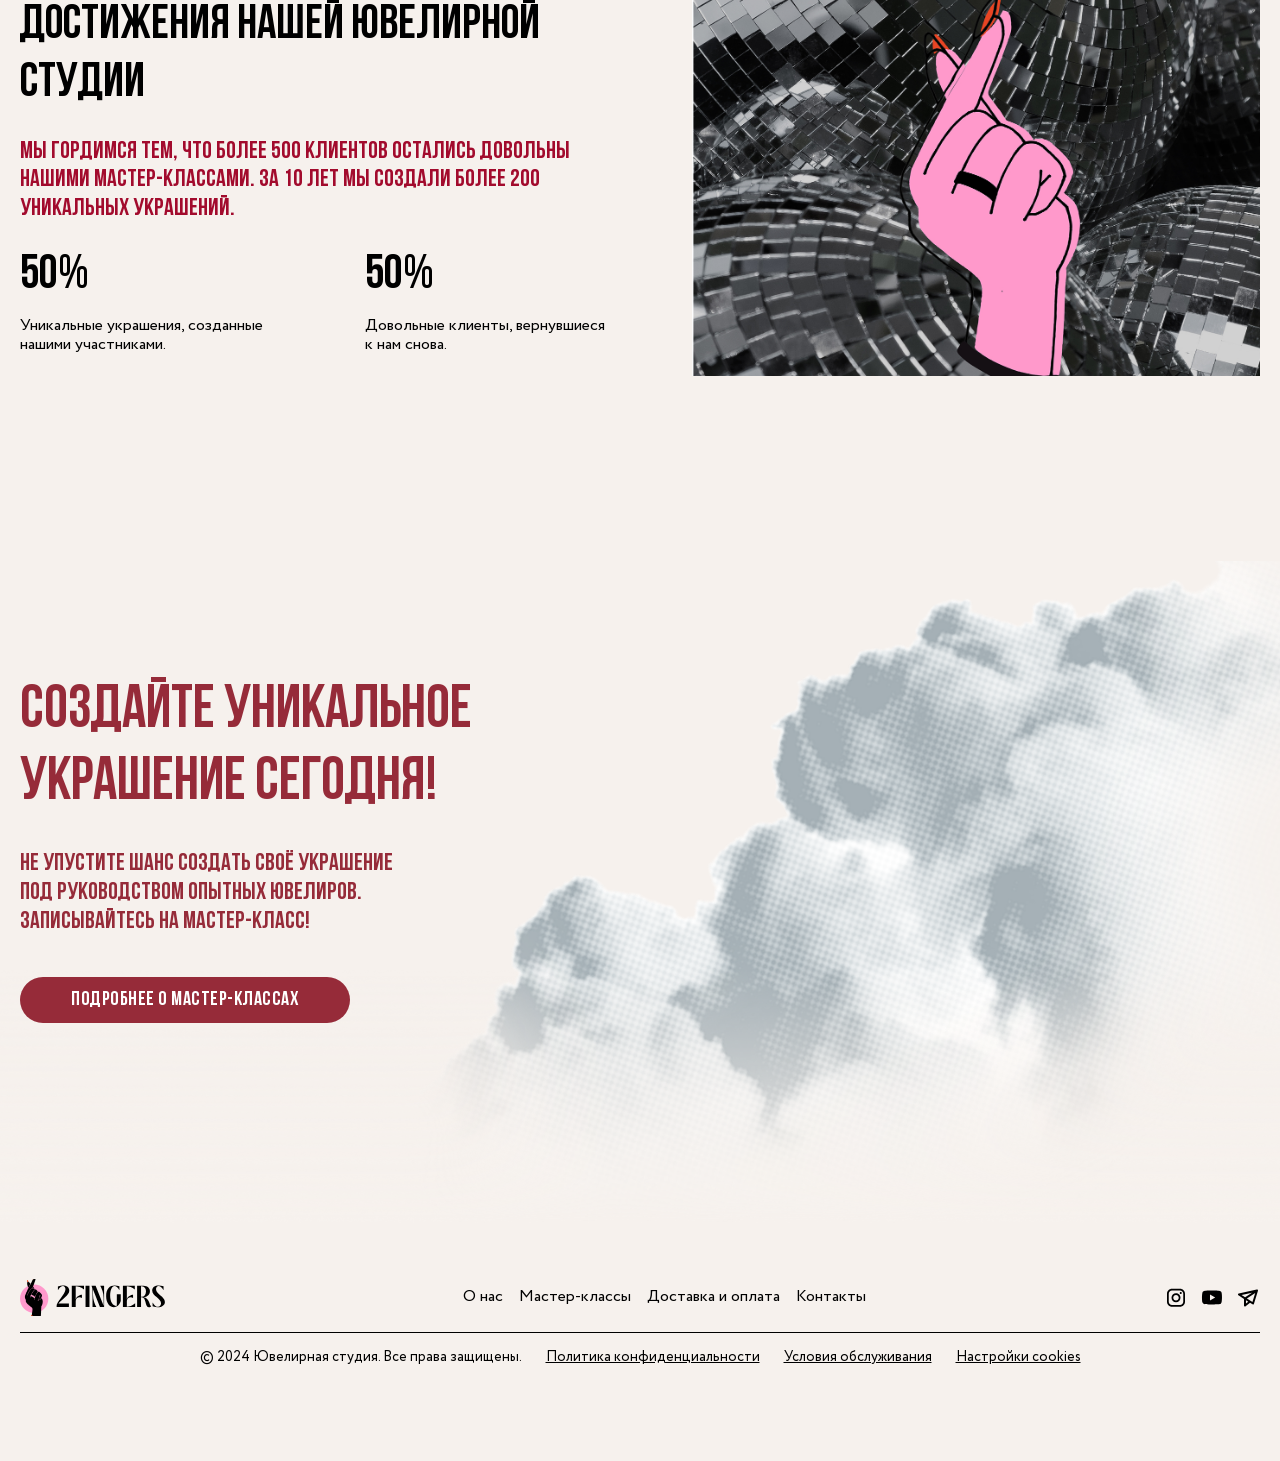
<file: about.html>
<!DOCTYPE html>
<html lang="en">
  <head>
    <meta charset="UTF-8" />
    <meta name="viewport" content="width=device-width, initial-scale=1.0" />

    <title>2FINGERS</title>
    <link rel="icon" href="favicon.ico" type="image/x-icon" />
    <link rel="stylesheet" href="libs/accordion-js@3.4.0/accordion.min.css" />
    <link rel="stylesheet" href="libs/swiper/swiper-bundle.min.css" />
    <link rel="stylesheet" href="style.css" />
  </head>
  <body>
    <header class="header">
      <div class="container">
        <div class="header__row">
          <a href="index.html" class="logo">
            <img src="img/РКА.png" alt="2FINGERS" />
            <svg
              width="109"
              height="23"
              viewBox="0 0 109 23"
              fill="none"
              xmlns="http://www.w3.org/2000/svg"
            >
              <path
                fill-rule="evenodd"
                clip-rule="evenodd"
                d="M100.025 4.28412C100.025 2.27569 101.06 0.933267 102.554 0.933267C104.047 0.933267 105.816 2.15081 107.548 5.16346V1.35472C105.785 0.714731 104.109 0.444165 102.616 0.444165C98.8387 0.444165 96.1905 2.33292 96.1905 5.62134C96.1905 11.3188 105.051 13.27 105.051 18.3536C105.051 20.3047 103.771 21.8241 102.007 21.8241C100.42 21.8241 98.4121 20.6378 96.5859 17.4378V21.2777C98.4121 21.9177 100.181 22.2507 101.794 22.2507C105.873 22.2507 108.891 20.2735 108.891 17.0111C108.891 11.4957 100.03 9.33642 100.03 4.27892L100.025 4.28412ZM85.0408 1.14659H85.7744C91.6224 1.14659 91.2582 11.8079 85.7744 11.8079H85.0408V1.14659ZM94.9366 20.8823C93.4434 20.8823 93.9637 13.0255 87.4445 12.1722V12.1409C96.0344 12.1097 96.3049 0.751152 87.4445 0.751152H81.1074V22.0686H85.0356V12.1722H85.7692C90.5818 12.1722 88.662 22.2559 93.0168 22.2559C94.1406 22.2559 94.8117 21.7096 95.3945 20.7054H95.3632C95.2436 20.8251 95.0875 20.8875 94.9366 20.8875V20.8823ZM70.8474 16.0069C70.8474 13.936 72.6112 12.2918 74.7443 12.2918C75.5092 12.2918 76.2688 12.4739 77.0596 12.9318V9.6434C75.0773 9.6434 71.6955 11.0743 70.8474 14.4251V1.14659C72.9806 1.17781 76.2688 2.06236 78.7974 4.59111V0.751152H66.9193V22.0686H79.1616V18.2287C76.6642 20.7574 73.0118 21.6368 70.8474 21.668V16.0017V16.0069ZM60.8267 20.7574C60.525 20.8511 60.218 20.9083 59.8798 20.9083C57.0182 20.9083 54.1567 17.0684 54.1567 10.8558C54.1567 4.64314 56.0453 0.928058 58.5115 0.928058C60.0359 0.928058 61.7372 2.26528 63.4125 5.15826V1.34952C61.7997 0.771969 60.1556 0.438965 58.5999 0.438965C53.9694 0.438965 50.1349 3.36316 50.1349 11.2512C50.1349 18.3484 54.063 22.2768 57.96 22.2768C60.7019 22.2768 63.4386 20.2995 64.7497 16.0954V9.24277H60.8215V20.7522L60.8267 20.7574ZM47.6063 13.1139V20.8511L39.6251 0.751152H35.5149C36.3369 2.91568 36.519 4.15924 36.519 6.96376V22.0686H40.3587C38.8031 18.9935 37.0081 15.2785 37.0081 9.70064V4.52347L43.9539 22.0634H48.0954V0.745951H44.2557C45.8061 3.82104 47.6063 7.53611 47.6063 13.1139ZM33.4753 22.0686V0.751152H29.5472V22.0686H33.4753ZM19.7086 14.4251V1.14659C21.873 1.17781 25.5254 2.06236 28.0228 4.59111V0.751152H15.7805V22.0686H19.7138V16.0069C19.7138 13.936 21.4828 12.2918 23.6107 12.2918C24.3704 12.2918 25.1352 12.4739 25.926 12.9318V9.6434C23.9489 9.6434 20.5671 11.0743 19.7138 14.4251H19.7086ZM13.2831 5.68898C13.2831 2.39536 10.6348 0.506601 6.85758 0.506601C5.36436 0.506601 3.68904 0.78237 1.92007 1.41716V5.2311C3.65782 2.21325 5.51524 0.990502 6.94602 0.990502C8.37681 0.990502 9.47461 2.33292 9.47461 4.34656C9.47461 9.84113 -0.0882272 16.6157 0.58294 22.0686H12.9189V18.4472H2.41434C5.64011 14.3939 13.2883 10.2054 13.2883 5.68898H13.2831Z"
                fill="white"
              />
            </svg>
          </a>
          <nav class="nav">
            <ul class="menu">
              <li class="menu__item">
                <a href="#about" class="menu__link">O нас</a>
              </li>
              <li class="menu__item">
                <a href="#services" class="menu__link">Мастер-классы</a>
              </li>
              <li class="menu__item">
                <a href="#reviews" class="menu__link">Доставка и оплата</a>
              </li>
              <li class="menu__item">
                <a href="#reviews" class="menu__link">Контакты</a>
              </li>
            </ul>
            <button type="button" class="btn">Узнать</button>
          </nav>
          <button type="button" class="burger">
            <span></span>
            <span></span>
            <span></span>
          </button>
        </div>
      </div>
    </header>
    <main class="main">
      <section class="about">
        <div class="container">
          <div class="about__row">
            <img src="img/about.jpg" alt="Команда" />
            <div class="about__title">
              <h2>МЫ</h2>
              <p>
                амбициозная команда ювелиров, которая за три года успела
                завоевать сердца клиентов с брендом "Belaruskicry".
              </p>
            </div>
            <p class="about__text">
              Теперь мы представляем наш новый проект — <span>2Fingers</span>,
              где каждый может почувствовать себя дизайнером украшений.
            </p>
          </div>
        </div>
      </section>
      <section class="marquee">
        <span>2fingers</span>
        <span>2fingers</span>
        <span>2fingers</span>
        <span>2fingers</span>
        <span>2fingers</span>
        <span>2fingers</span>
        <span>2fingers</span>
        <span>2fingers</span>
        <span>2fingers</span>
        <span>2fingers</span>
        <span>2fingers</span>
        <span>2fingers</span>
        <span>2fingers</span>
        <span>2fingers</span>
        <span>2fingers</span>
        <span>2fingers</span>
        <span>2fingers</span>
        <span>2fingers</span>
        <span>2fingers</span>
        <span>2fingers</span>
      </section>
      <section class="studio">
        <div class="container">
          <div class="studio__row">
            <div class="studio__content">
              <h3>Достижения нашей ювелирной студии</h3>
              <p>
                Мы гордимся тем, что более 500 клиентов остались довольны нашими
                мастер-классами. За 10 лет мы создали более 200 уникальных
                украшений.
              </p>
              <div class="studio__box">
                <div class="studio__col">
                  <span>50%</span>
                  <p>Уникальные украшения, созданные нашими участниками.</p>
                </div>
                <div class="studio__col">
                  <span>50%</span>
                  <p>Довольные клиенты, вернувшиеся к нам снова.</p>
                </div>
              </div>
            </div>
            <img src="img/studio.jpg" alt="Студия" />
          </div>
        </div>
      </section>
      <section class="masterclass">
        <img src="img/cloud.png" alt="Создайте уникальное украшение сегодня!" />
        <div class="container">
          <div class="masterclass__row">
            <h2 class="masterclass__title">
              Создайте уникальное украшение сегодня!
            </h2>
            <p class="masterclass__text">
              Не упустите шанс создать своё украшение под руководством опытных
              ювелиров. Записывайтесь на мастер-класс!
            </p>
            <a href="#" class="btn btn--red">Подробнее о мастер-классах</a>
          </div>
        </div>
      </section>
    </main>
    <footer class="footer">
      <div class="container">
        <div class="footer__row">
          <div class="footer__top">
            <a href="#" class="logo">
              <img src="img/logo.svg" alt="" />
            </a>
            <ul class="menu">
              <li class="menu__item">
                <a href="#about" class="menu__link">O нас</a>
              </li>
              <li class="menu__item">
                <a href="#services" class="menu__link">Мастер-классы</a>
              </li>
              <li class="menu__item">
                <a href="#reviews" class="menu__link">Доставка и оплата</a>
              </li>
              <li class="menu__item">
                <a href="#reviews" class="menu__link">Контакты</a>
              </li>
            </ul>
            <div class="social">
              <a href="#" class="social__link"
                ><svg
                  width="24"
                  height="25"
                  viewBox="0 0 24 25"
                  fill="none"
                  xmlns="http://www.w3.org/2000/svg"
                >
                  <path
                    fill-rule="evenodd"
                    clip-rule="evenodd"
                    d="M16 3.74268H8C5.23858 3.74268 3 5.98126 3 8.74268V16.7427C3 19.5041 5.23858 21.7427 8 21.7427H16C18.7614 21.7427 21 19.5041 21 16.7427V8.74268C21 5.98126 18.7614 3.74268 16 3.74268ZM19.25 16.7427C19.2445 18.5353 17.7926 19.9872 16 19.9927H8C6.20735 19.9872 4.75549 18.5353 4.75 16.7427V8.74268C4.75549 6.95003 6.20735 5.49817 8 5.49268H16C17.7926 5.49817 19.2445 6.95003 19.25 8.74268V16.7427ZM16.75 8.99268C17.3023 8.99268 17.75 8.54496 17.75 7.99268C17.75 7.4404 17.3023 6.99268 16.75 6.99268C16.1977 6.99268 15.75 7.4404 15.75 7.99268C15.75 8.54496 16.1977 8.99268 16.75 8.99268ZM12 8.24268C9.51472 8.24268 7.5 10.2574 7.5 12.7427C7.5 15.228 9.51472 17.2427 12 17.2427C14.4853 17.2427 16.5 15.228 16.5 12.7427C16.5027 11.5484 16.0294 10.4022 15.1849 9.55776C14.3404 8.71327 13.1943 8.24002 12 8.24268ZM9.25 12.7427C9.25 14.2615 10.4812 15.4927 12 15.4927C13.5188 15.4927 14.75 14.2615 14.75 12.7427C14.75 11.2239 13.5188 9.99268 12 9.99268C10.4812 9.99268 9.25 11.2239 9.25 12.7427Z"
                    fill="black"
                  />
                </svg>
              </a>
              <a href="#" class="social__link"
                ><svg
                  width="24"
                  height="25"
                  viewBox="0 0 24 25"
                  xmlns="http://www.w3.org/2000/svg"
                >
                  <path
                    d="M21.5933 7.70301C21.4794 7.28041 21.2568 6.89501 20.9477 6.58518C20.6386 6.27534 20.2537 6.05187 19.8313 5.93701C18.2653 5.50701 12.0003 5.50001 12.0003 5.50001C12.0003 5.50001 5.73633 5.49301 4.16933 5.90401C3.74725 6.02415 3.36315 6.25078 3.0539 6.56214C2.74464 6.8735 2.52062 7.25913 2.40333 7.68201C1.99033 9.24801 1.98633 12.496 1.98633 12.496C1.98633 12.496 1.98233 15.76 2.39233 17.31C2.62233 18.167 3.29733 18.844 4.15533 19.075C5.73733 19.505 11.9853 19.512 11.9853 19.512C11.9853 19.512 18.2503 19.519 19.8163 19.109C20.2388 18.9943 20.6241 18.7714 20.934 18.4622C21.2439 18.153 21.4677 17.7682 21.5833 17.346C21.9973 15.781 22.0003 12.534 22.0003 12.534C22.0003 12.534 22.0203 9.26901 21.5933 7.70301ZM9.99633 15.505L10.0013 9.50501L15.2083 12.51L9.99633 15.505Z"
                  />
                </svg>
              </a>
              <a href="#" class="social__link"
                ><svg
                  width="24"
                  height="25"
                  viewBox="0 0 24 25"
                  xmlns="http://www.w3.org/2000/svg"
                >
                  <path
                    d="M21.7348 4.82198C21.6163 4.69297 21.466 4.59736 21.2989 4.54471C21.1318 4.49206 20.9538 4.48422 20.7828 4.52198L2.78278 8.52198C2.59017 8.56484 2.41455 8.66373 2.27803 8.80618C2.1415 8.94864 2.05017 9.1283 2.01553 9.32256C1.98089 9.51681 2.00449 9.71697 2.08337 9.89783C2.16224 10.0787 2.29286 10.2322 2.45878 10.339L7.99978 13.9V20.5C7.99971 20.6884 8.05288 20.873 8.15316 21.0326C8.25344 21.1921 8.39676 21.32 8.56659 21.4017C8.73643 21.4833 8.92587 21.5153 9.11309 21.4939C9.30031 21.4726 9.47768 21.3988 9.62478 21.281L14.0138 17.769L16.4588 19.341C16.5887 19.4251 16.7363 19.478 16.8901 19.4954C17.0439 19.5127 17.1996 19.4942 17.345 19.4412C17.4905 19.3881 17.6216 19.3021 17.7281 19.1898C17.8346 19.0775 17.9135 18.942 17.9588 18.794L21.9588 5.79398C22.0098 5.62653 22.0159 5.44863 21.9766 5.27806C21.9373 5.10749 21.8539 4.95022 21.7348 4.82198ZM15.9908 7.63798L9.09978 12.232L5.55878 9.95598L15.9908 7.63798ZM9.99978 18.419V15.189L12.2388 16.628L9.99978 18.419ZM16.4318 16.946L10.9318 13.412L19.2188 7.88998L16.4318 16.946Z"
                  />
                </svg>
              </a>
            </div>
          </div>
          <div class="footer__bottom">
            <p>© 2024 Ювелирная студия. Все права защищены.</p>
            <a href="">Политика конфиденциальности</a>
            <a href="">Условия обслуживания</a>
            <a href="">Настройки cookies</a>
          </div>
        </div>
      </div>
    </footer>
    <script src="libs/accordion-js@3.4.0/accordion.min.js"></script>
    <script src="libs/swiper/swiper-bundle.min.js"></script>
    <script src="script.js"></script>
  </body>
</html>
</file>
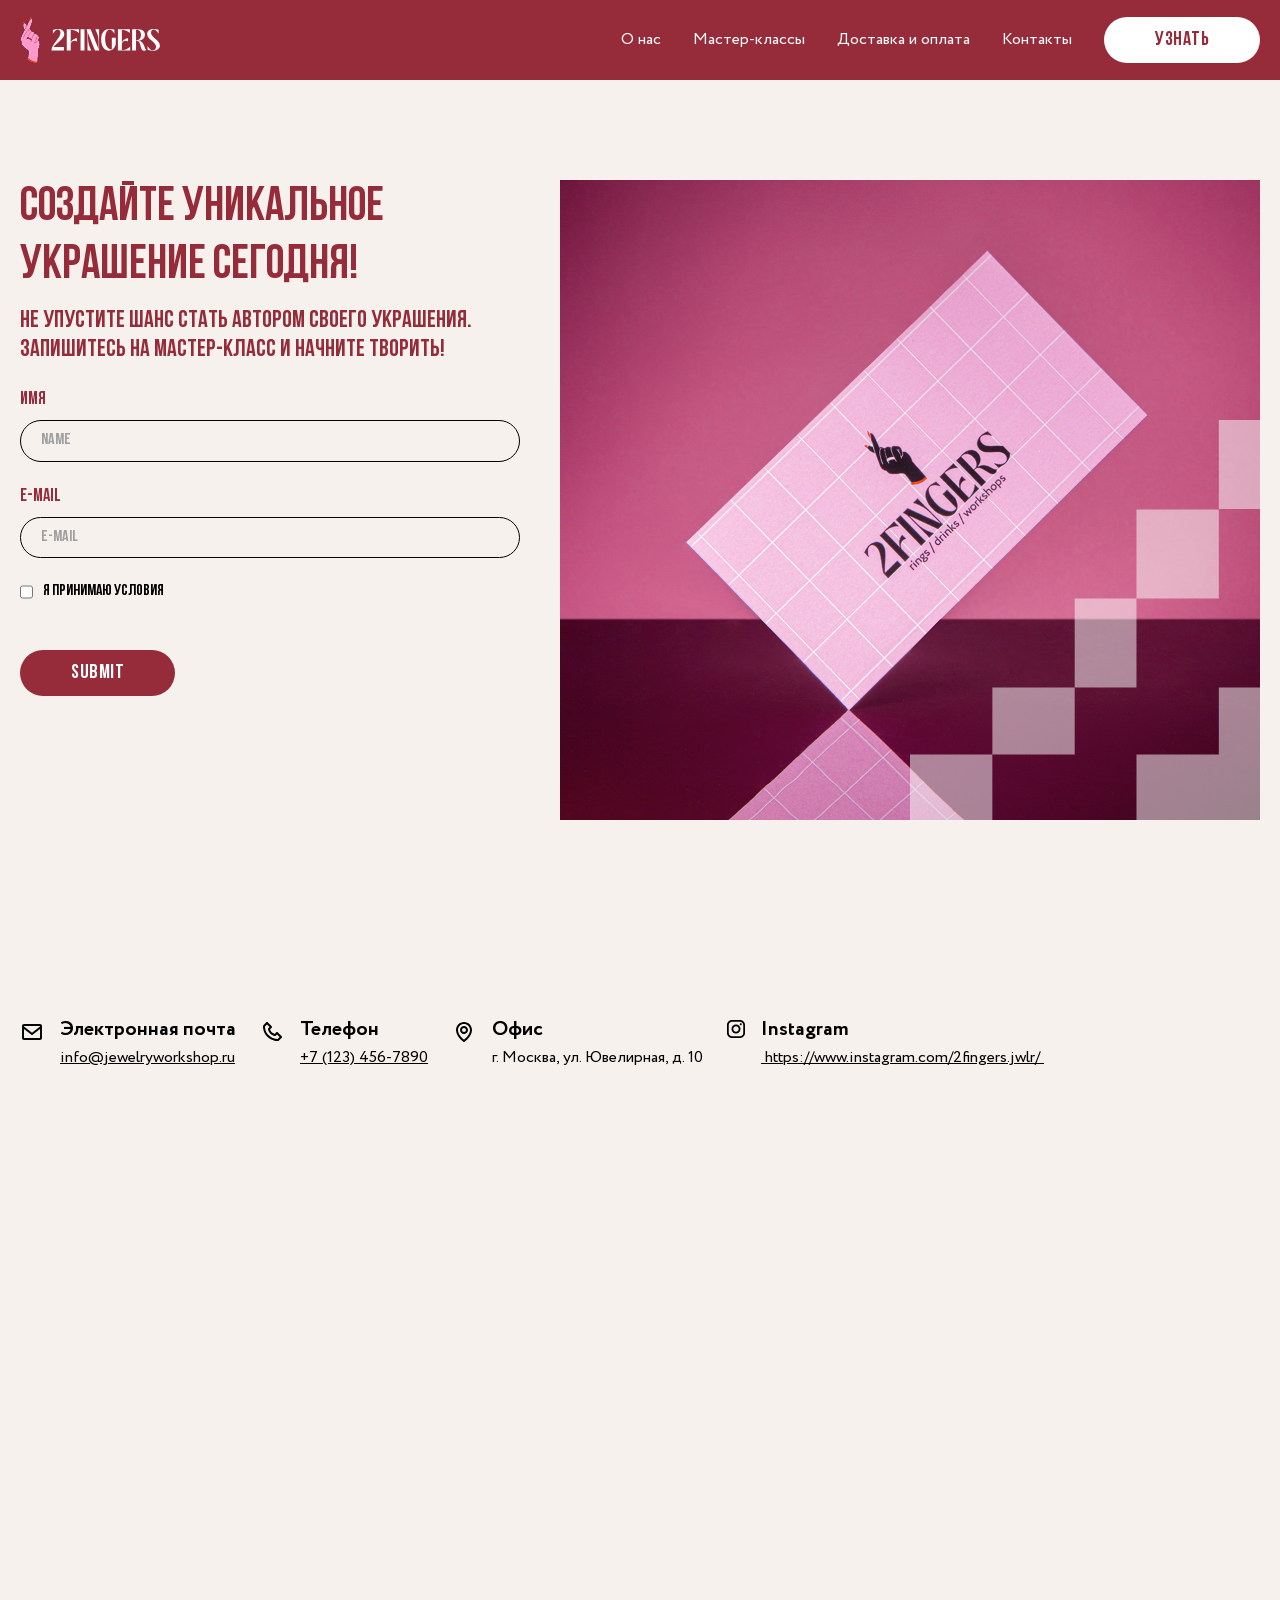
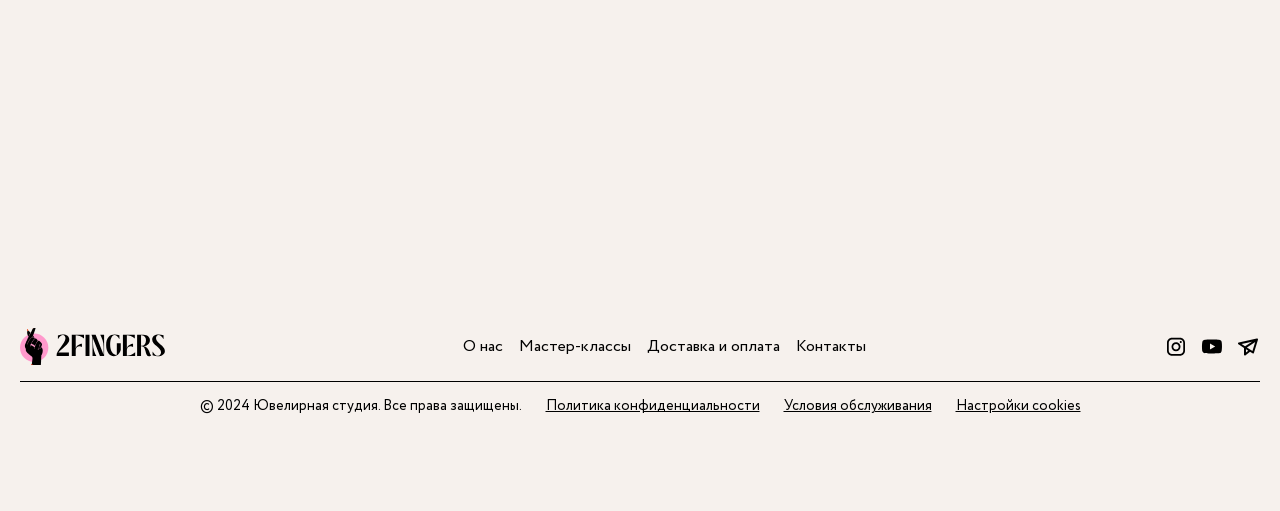
<file: contacts.html>
<!DOCTYPE html>
<html lang="en">
  <head>
    <meta charset="UTF-8" />
    <meta name="viewport" content="width=device-width, initial-scale=1.0" />

    <title>2FINGERS</title>
    <link rel="icon" href="favicon.ico" type="image/x-icon" />
    <link rel="stylesheet" href="libs/accordion-js@3.4.0/accordion.min.css" />
    <link rel="stylesheet" href="libs/swiper/swiper-bundle.min.css" />
    <link rel="stylesheet" href="style.css" />
  </head>
  <body>
    <header class="header">
      <div class="container">
        <div class="header__row">
          <a href="index.html" class="logo">
            <img src="img/РКА.png" alt="2FINGERS" />
            <svg
              width="109"
              height="23"
              viewBox="0 0 109 23"
              fill="none"
              xmlns="http://www.w3.org/2000/svg"
            >
              <path
                fill-rule="evenodd"
                clip-rule="evenodd"
                d="M100.025 4.28412C100.025 2.27569 101.06 0.933267 102.554 0.933267C104.047 0.933267 105.816 2.15081 107.548 5.16346V1.35472C105.785 0.714731 104.109 0.444165 102.616 0.444165C98.8387 0.444165 96.1905 2.33292 96.1905 5.62134C96.1905 11.3188 105.051 13.27 105.051 18.3536C105.051 20.3047 103.771 21.8241 102.007 21.8241C100.42 21.8241 98.4121 20.6378 96.5859 17.4378V21.2777C98.4121 21.9177 100.181 22.2507 101.794 22.2507C105.873 22.2507 108.891 20.2735 108.891 17.0111C108.891 11.4957 100.03 9.33642 100.03 4.27892L100.025 4.28412ZM85.0408 1.14659H85.7744C91.6224 1.14659 91.2582 11.8079 85.7744 11.8079H85.0408V1.14659ZM94.9366 20.8823C93.4434 20.8823 93.9637 13.0255 87.4445 12.1722V12.1409C96.0344 12.1097 96.3049 0.751152 87.4445 0.751152H81.1074V22.0686H85.0356V12.1722H85.7692C90.5818 12.1722 88.662 22.2559 93.0168 22.2559C94.1406 22.2559 94.8117 21.7096 95.3945 20.7054H95.3632C95.2436 20.8251 95.0875 20.8875 94.9366 20.8875V20.8823ZM70.8474 16.0069C70.8474 13.936 72.6112 12.2918 74.7443 12.2918C75.5092 12.2918 76.2688 12.4739 77.0596 12.9318V9.6434C75.0773 9.6434 71.6955 11.0743 70.8474 14.4251V1.14659C72.9806 1.17781 76.2688 2.06236 78.7974 4.59111V0.751152H66.9193V22.0686H79.1616V18.2287C76.6642 20.7574 73.0118 21.6368 70.8474 21.668V16.0017V16.0069ZM60.8267 20.7574C60.525 20.8511 60.218 20.9083 59.8798 20.9083C57.0182 20.9083 54.1567 17.0684 54.1567 10.8558C54.1567 4.64314 56.0453 0.928058 58.5115 0.928058C60.0359 0.928058 61.7372 2.26528 63.4125 5.15826V1.34952C61.7997 0.771969 60.1556 0.438965 58.5999 0.438965C53.9694 0.438965 50.1349 3.36316 50.1349 11.2512C50.1349 18.3484 54.063 22.2768 57.96 22.2768C60.7019 22.2768 63.4386 20.2995 64.7497 16.0954V9.24277H60.8215V20.7522L60.8267 20.7574ZM47.6063 13.1139V20.8511L39.6251 0.751152H35.5149C36.3369 2.91568 36.519 4.15924 36.519 6.96376V22.0686H40.3587C38.8031 18.9935 37.0081 15.2785 37.0081 9.70064V4.52347L43.9539 22.0634H48.0954V0.745951H44.2557C45.8061 3.82104 47.6063 7.53611 47.6063 13.1139ZM33.4753 22.0686V0.751152H29.5472V22.0686H33.4753ZM19.7086 14.4251V1.14659C21.873 1.17781 25.5254 2.06236 28.0228 4.59111V0.751152H15.7805V22.0686H19.7138V16.0069C19.7138 13.936 21.4828 12.2918 23.6107 12.2918C24.3704 12.2918 25.1352 12.4739 25.926 12.9318V9.6434C23.9489 9.6434 20.5671 11.0743 19.7138 14.4251H19.7086ZM13.2831 5.68898C13.2831 2.39536 10.6348 0.506601 6.85758 0.506601C5.36436 0.506601 3.68904 0.78237 1.92007 1.41716V5.2311C3.65782 2.21325 5.51524 0.990502 6.94602 0.990502C8.37681 0.990502 9.47461 2.33292 9.47461 4.34656C9.47461 9.84113 -0.0882272 16.6157 0.58294 22.0686H12.9189V18.4472H2.41434C5.64011 14.3939 13.2883 10.2054 13.2883 5.68898H13.2831Z"
                fill="white"
              />
            </svg>
          </a>
          <nav class="nav">
            <ul class="menu">
              <li class="menu__item">
                <a href="#about" class="menu__link">O нас</a>
              </li>
              <li class="menu__item">
                <a href="#services" class="menu__link">Мастер-классы</a>
              </li>
              <li class="menu__item">
                <a href="#reviews" class="menu__link">Доставка и оплата</a>
              </li>
              <li class="menu__item">
                <a href="#reviews" class="menu__link">Контакты</a>
              </li>
            </ul>
            <button type="button" class="btn">Узнать</button>
          </nav>
          <button type="button" class="burger">
            <span></span>
            <span></span>
            <span></span>
          </button>
        </div>
      </div>
    </header>
    <main class="main">
      <section class="contacts">
        <div class="container">
          <div class="contacts__row">
            <div class="contacts__content">
              <form action="" class="form">
                <h2 class="form__title">
                  Создайте уникальное украшение сегодня!
                </h2>
                <p class="form__text">
                  Не упустите шанс стать автором своего украшения. Запишитесь на
                  мастер-класс и начните творить!
                </p>
                <label for="name">
                  <p>Имя</p>
                  <input type="text" name="name" id="name" placeholder="Name" />
                </label>
                <label for="email">
                  <p>E-mail</p>
                  <input
                    type="text"
                    name="email"
                    id="email"
                    placeholder="E-mail"
                  />
                </label>
                <label for="checkbox">
                  <input type="checkbox" name="checkbox" id="checkbox" />
                  Я принимаю условия
                </label>
                <input type="submit" class="btn" placeholder="Отправить" />
              </form>
              <div class="contacts__img">
                <img
                  src="img/contacts.jpg"
                  alt="Создайте уникальное украшение сегодня!"
                />
              </div>
            </div>
            <ul class="contacts__info">
              <li>
                <img src="img/icons/mail.svg" alt="Электронная почта" />
                <div>
                  <span>Электронная почта</span>
                  <a href="mailto:info@jewelryworkshop.ru"
                    >info@jewelryworkshop.ru</a
                  >
                </div>
              </li>
              <li>
                <img src="img/icons/phone.svg" alt="Телефон" />
                <div>
                  <span>Телефон</span>
                  <a href="tel:+7(123)456-7890">+7 (123) 456-7890</a>
                </div>
              </li>
              <li>
                <img src="img/icons/map.svg" alt="Карта" />
                <div>
                  <span>Офис</span>
                  <p>г. Москва, ул. Ювелирная, д. 10</p>
                </div>
              </li>
              <li>
                <img src="img/icons/instagram.svg" alt="Instagram" />
                <div>
                  <span>Instagram</span>
                  <a
                    href=" https://www.instagram.com/2fingers.jwlr/ 
"
                    > https://www.instagram.com/2fingers.jwlr/ 
                  </a>
                </div>
              </li>
            </ul>
            <div class="contacts__map">
              <iframe
                src="https://www.google.com/maps/embed?pb=!1m18!1m12!1m3!1d80148.95287581389!2d44.725216402672395!3d41.70857841073103!2m3!1f0!2f0!3f0!3m2!1i1024!2i768!4f13.1!3m3!1m2!1s0x40440cd7e64f626b%3A0x61d084ede2576ea3!2z0KLQsdC40LvQuNGB0LgsINCT0YDRg9C30LjRjw!5e0!3m2!1sru!2sby!4v1746058384486!5m2!1sru!2sby"
                style="border: 0"
                allowfullscreen=""
                loading="lazy"
                referrerpolicy="no-referrer-when-downgrade"
              ></iframe>
            </div>
          </div>
        </div>
      </section>
    </main>
    <footer class="footer">
      <div class="container">
        <div class="footer__row">
          <div class="footer__top">
            <a href="#" class="logo">
              <img src="img/logo.svg" alt="" />
            </a>
            <ul class="menu">
              <li class="menu__item">
                <a href="#about" class="menu__link">O нас</a>
              </li>
              <li class="menu__item">
                <a href="#services" class="menu__link">Мастер-классы</a>
              </li>
              <li class="menu__item">
                <a href="#reviews" class="menu__link">Доставка и оплата</a>
              </li>
              <li class="menu__item">
                <a href="#reviews" class="menu__link">Контакты</a>
              </li>
            </ul>
            <div class="social">
              <a href="#" class="social__link"
                ><svg
                  width="24"
                  height="25"
                  viewBox="0 0 24 25"
                  fill="none"
                  xmlns="http://www.w3.org/2000/svg"
                >
                  <path
                    fill-rule="evenodd"
                    clip-rule="evenodd"
                    d="M16 3.74268H8C5.23858 3.74268 3 5.98126 3 8.74268V16.7427C3 19.5041 5.23858 21.7427 8 21.7427H16C18.7614 21.7427 21 19.5041 21 16.7427V8.74268C21 5.98126 18.7614 3.74268 16 3.74268ZM19.25 16.7427C19.2445 18.5353 17.7926 19.9872 16 19.9927H8C6.20735 19.9872 4.75549 18.5353 4.75 16.7427V8.74268C4.75549 6.95003 6.20735 5.49817 8 5.49268H16C17.7926 5.49817 19.2445 6.95003 19.25 8.74268V16.7427ZM16.75 8.99268C17.3023 8.99268 17.75 8.54496 17.75 7.99268C17.75 7.4404 17.3023 6.99268 16.75 6.99268C16.1977 6.99268 15.75 7.4404 15.75 7.99268C15.75 8.54496 16.1977 8.99268 16.75 8.99268ZM12 8.24268C9.51472 8.24268 7.5 10.2574 7.5 12.7427C7.5 15.228 9.51472 17.2427 12 17.2427C14.4853 17.2427 16.5 15.228 16.5 12.7427C16.5027 11.5484 16.0294 10.4022 15.1849 9.55776C14.3404 8.71327 13.1943 8.24002 12 8.24268ZM9.25 12.7427C9.25 14.2615 10.4812 15.4927 12 15.4927C13.5188 15.4927 14.75 14.2615 14.75 12.7427C14.75 11.2239 13.5188 9.99268 12 9.99268C10.4812 9.99268 9.25 11.2239 9.25 12.7427Z"
                    fill="black"
                  />
                </svg>
              </a>
              <a href="#" class="social__link"
                ><svg
                  width="24"
                  height="25"
                  viewBox="0 0 24 25"
                  xmlns="http://www.w3.org/2000/svg"
                >
                  <path
                    d="M21.5933 7.70301C21.4794 7.28041 21.2568 6.89501 20.9477 6.58518C20.6386 6.27534 20.2537 6.05187 19.8313 5.93701C18.2653 5.50701 12.0003 5.50001 12.0003 5.50001C12.0003 5.50001 5.73633 5.49301 4.16933 5.90401C3.74725 6.02415 3.36315 6.25078 3.0539 6.56214C2.74464 6.8735 2.52062 7.25913 2.40333 7.68201C1.99033 9.24801 1.98633 12.496 1.98633 12.496C1.98633 12.496 1.98233 15.76 2.39233 17.31C2.62233 18.167 3.29733 18.844 4.15533 19.075C5.73733 19.505 11.9853 19.512 11.9853 19.512C11.9853 19.512 18.2503 19.519 19.8163 19.109C20.2388 18.9943 20.6241 18.7714 20.934 18.4622C21.2439 18.153 21.4677 17.7682 21.5833 17.346C21.9973 15.781 22.0003 12.534 22.0003 12.534C22.0003 12.534 22.0203 9.26901 21.5933 7.70301ZM9.99633 15.505L10.0013 9.50501L15.2083 12.51L9.99633 15.505Z"
                  />
                </svg>
              </a>
              <a href="#" class="social__link"
                ><svg
                  width="24"
                  height="25"
                  viewBox="0 0 24 25"
                  xmlns="http://www.w3.org/2000/svg"
                >
                  <path
                    d="M21.7348 4.82198C21.6163 4.69297 21.466 4.59736 21.2989 4.54471C21.1318 4.49206 20.9538 4.48422 20.7828 4.52198L2.78278 8.52198C2.59017 8.56484 2.41455 8.66373 2.27803 8.80618C2.1415 8.94864 2.05017 9.1283 2.01553 9.32256C1.98089 9.51681 2.00449 9.71697 2.08337 9.89783C2.16224 10.0787 2.29286 10.2322 2.45878 10.339L7.99978 13.9V20.5C7.99971 20.6884 8.05288 20.873 8.15316 21.0326C8.25344 21.1921 8.39676 21.32 8.56659 21.4017C8.73643 21.4833 8.92587 21.5153 9.11309 21.4939C9.30031 21.4726 9.47768 21.3988 9.62478 21.281L14.0138 17.769L16.4588 19.341C16.5887 19.4251 16.7363 19.478 16.8901 19.4954C17.0439 19.5127 17.1996 19.4942 17.345 19.4412C17.4905 19.3881 17.6216 19.3021 17.7281 19.1898C17.8346 19.0775 17.9135 18.942 17.9588 18.794L21.9588 5.79398C22.0098 5.62653 22.0159 5.44863 21.9766 5.27806C21.9373 5.10749 21.8539 4.95022 21.7348 4.82198ZM15.9908 7.63798L9.09978 12.232L5.55878 9.95598L15.9908 7.63798ZM9.99978 18.419V15.189L12.2388 16.628L9.99978 18.419ZM16.4318 16.946L10.9318 13.412L19.2188 7.88998L16.4318 16.946Z"
                  />
                </svg>
              </a>
            </div>
          </div>
          <div class="footer__bottom">
            <p>© 2024 Ювелирная студия. Все права защищены.</p>
            <a href="">Политика конфиденциальности</a>
            <a href="">Условия обслуживания</a>
            <a href="">Настройки cookies</a>
          </div>
        </div>
      </div>
    </footer>
    <script src="libs/accordion-js@3.4.0/accordion.min.js"></script>
    <script src="libs/swiper/swiper-bundle.min.js"></script>
    <script src="script.js"></script>
  </body>
</html>
</file>
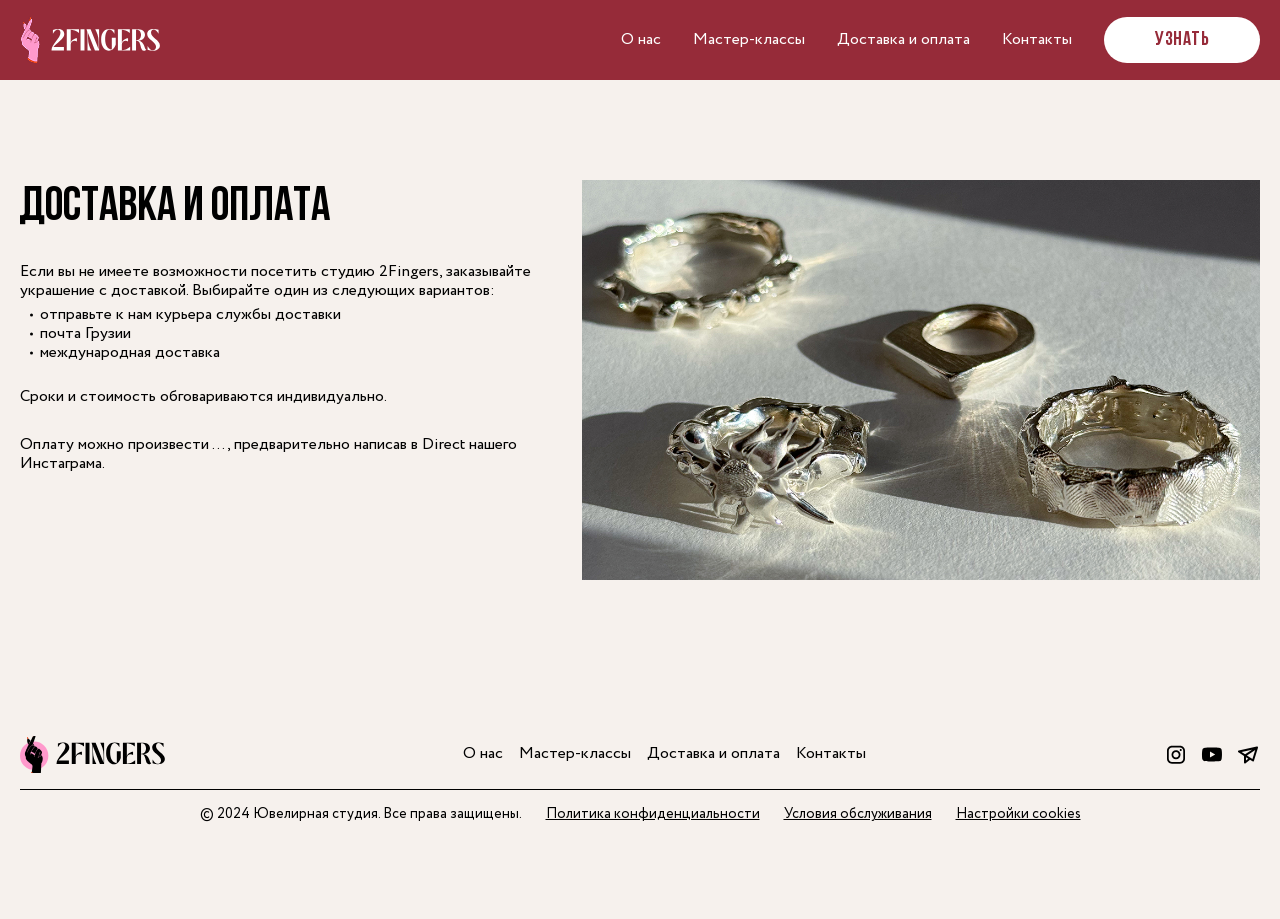
<file: delivery.html>
<!DOCTYPE html>
<html lang="en">
  <head>
    <meta charset="UTF-8" />
    <meta name="viewport" content="width=device-width, initial-scale=1.0" />

    <title>2FINGERS</title>
    <link rel="icon" href="favicon.ico" type="image/x-icon" />
    <link rel="stylesheet" href="libs/accordion-js@3.4.0/accordion.min.css" />
    <link rel="stylesheet" href="libs/swiper/swiper-bundle.min.css" />
    <link rel="stylesheet" href="style.css" />
  </head>
  <body>
    <header class="header">
      <div class="container">
        <div class="header__row">
          <a href="index.html" class="logo">
            <img src="img/РКА.png" alt="2FINGERS" />
            <svg
              width="109"
              height="23"
              viewBox="0 0 109 23"
              fill="none"
              xmlns="http://www.w3.org/2000/svg"
            >
              <path
                fill-rule="evenodd"
                clip-rule="evenodd"
                d="M100.025 4.28412C100.025 2.27569 101.06 0.933267 102.554 0.933267C104.047 0.933267 105.816 2.15081 107.548 5.16346V1.35472C105.785 0.714731 104.109 0.444165 102.616 0.444165C98.8387 0.444165 96.1905 2.33292 96.1905 5.62134C96.1905 11.3188 105.051 13.27 105.051 18.3536C105.051 20.3047 103.771 21.8241 102.007 21.8241C100.42 21.8241 98.4121 20.6378 96.5859 17.4378V21.2777C98.4121 21.9177 100.181 22.2507 101.794 22.2507C105.873 22.2507 108.891 20.2735 108.891 17.0111C108.891 11.4957 100.03 9.33642 100.03 4.27892L100.025 4.28412ZM85.0408 1.14659H85.7744C91.6224 1.14659 91.2582 11.8079 85.7744 11.8079H85.0408V1.14659ZM94.9366 20.8823C93.4434 20.8823 93.9637 13.0255 87.4445 12.1722V12.1409C96.0344 12.1097 96.3049 0.751152 87.4445 0.751152H81.1074V22.0686H85.0356V12.1722H85.7692C90.5818 12.1722 88.662 22.2559 93.0168 22.2559C94.1406 22.2559 94.8117 21.7096 95.3945 20.7054H95.3632C95.2436 20.8251 95.0875 20.8875 94.9366 20.8875V20.8823ZM70.8474 16.0069C70.8474 13.936 72.6112 12.2918 74.7443 12.2918C75.5092 12.2918 76.2688 12.4739 77.0596 12.9318V9.6434C75.0773 9.6434 71.6955 11.0743 70.8474 14.4251V1.14659C72.9806 1.17781 76.2688 2.06236 78.7974 4.59111V0.751152H66.9193V22.0686H79.1616V18.2287C76.6642 20.7574 73.0118 21.6368 70.8474 21.668V16.0017V16.0069ZM60.8267 20.7574C60.525 20.8511 60.218 20.9083 59.8798 20.9083C57.0182 20.9083 54.1567 17.0684 54.1567 10.8558C54.1567 4.64314 56.0453 0.928058 58.5115 0.928058C60.0359 0.928058 61.7372 2.26528 63.4125 5.15826V1.34952C61.7997 0.771969 60.1556 0.438965 58.5999 0.438965C53.9694 0.438965 50.1349 3.36316 50.1349 11.2512C50.1349 18.3484 54.063 22.2768 57.96 22.2768C60.7019 22.2768 63.4386 20.2995 64.7497 16.0954V9.24277H60.8215V20.7522L60.8267 20.7574ZM47.6063 13.1139V20.8511L39.6251 0.751152H35.5149C36.3369 2.91568 36.519 4.15924 36.519 6.96376V22.0686H40.3587C38.8031 18.9935 37.0081 15.2785 37.0081 9.70064V4.52347L43.9539 22.0634H48.0954V0.745951H44.2557C45.8061 3.82104 47.6063 7.53611 47.6063 13.1139ZM33.4753 22.0686V0.751152H29.5472V22.0686H33.4753ZM19.7086 14.4251V1.14659C21.873 1.17781 25.5254 2.06236 28.0228 4.59111V0.751152H15.7805V22.0686H19.7138V16.0069C19.7138 13.936 21.4828 12.2918 23.6107 12.2918C24.3704 12.2918 25.1352 12.4739 25.926 12.9318V9.6434C23.9489 9.6434 20.5671 11.0743 19.7138 14.4251H19.7086ZM13.2831 5.68898C13.2831 2.39536 10.6348 0.506601 6.85758 0.506601C5.36436 0.506601 3.68904 0.78237 1.92007 1.41716V5.2311C3.65782 2.21325 5.51524 0.990502 6.94602 0.990502C8.37681 0.990502 9.47461 2.33292 9.47461 4.34656C9.47461 9.84113 -0.0882272 16.6157 0.58294 22.0686H12.9189V18.4472H2.41434C5.64011 14.3939 13.2883 10.2054 13.2883 5.68898H13.2831Z"
                fill="white"
              />
            </svg>
          </a>
          <nav class="nav">
            <ul class="menu">
              <li class="menu__item">
                <a href="#about" class="menu__link">O нас</a>
              </li>
              <li class="menu__item">
                <a href="#services" class="menu__link">Мастер-классы</a>
              </li>
              <li class="menu__item">
                <a href="#reviews" class="menu__link">Доставка и оплата</a>
              </li>
              <li class="menu__item">
                <a href="#reviews" class="menu__link">Контакты</a>
              </li>
            </ul>
            <button type="button" class="btn">Узнать</button>
          </nav>
          <button type="button" class="burger">
            <span></span>
            <span></span>
            <span></span>
          </button>
        </div>
      </div>
    </header>
    <main class="main">
      <section class="delivery">
        <div class="container">
          <div class="delivery__row">
            <div class="delivery__content">
              <h2>Доставка и оплата</h2>
              <p>
                Если вы не имеете возможности посетить студию 2Fingers,
                заказывайте украшение с доставкой. Выбирайте один из следующих
                вариантов:
              </p>
              <ul>
                <li>отправьте к нам курьера службы доставки</li>
                <li>почта Грузии</li>
                <li>международная доставка</li>
              </ul>
              <p>Сроки и стоимость обговариваются индивидуально.</p>
              <p>
                Оплату можно произвести …, предварительно написав в Direct
                нашего Инстаграма.
              </p>
            </div>
            <img src="img/delivery.jpg" alt="Доставка и оплата" />
          </div>
        </div>
      </section>
    </main>
    <footer class="footer">
      <div class="container">
        <div class="footer__row">
          <div class="footer__top">
            <a href="#" class="logo">
              <img src="img/logo.svg" alt="" />
            </a>
            <ul class="menu">
              <li class="menu__item">
                <a href="#about" class="menu__link">O нас</a>
              </li>
              <li class="menu__item">
                <a href="#services" class="menu__link">Мастер-классы</a>
              </li>
              <li class="menu__item">
                <a href="#reviews" class="menu__link">Доставка и оплата</a>
              </li>
              <li class="menu__item">
                <a href="#reviews" class="menu__link">Контакты</a>
              </li>
            </ul>
            <div class="social">
              <a href="#" class="social__link"
                ><svg
                  width="24"
                  height="25"
                  viewBox="0 0 24 25"
                  fill="none"
                  xmlns="http://www.w3.org/2000/svg"
                >
                  <path
                    fill-rule="evenodd"
                    clip-rule="evenodd"
                    d="M16 3.74268H8C5.23858 3.74268 3 5.98126 3 8.74268V16.7427C3 19.5041 5.23858 21.7427 8 21.7427H16C18.7614 21.7427 21 19.5041 21 16.7427V8.74268C21 5.98126 18.7614 3.74268 16 3.74268ZM19.25 16.7427C19.2445 18.5353 17.7926 19.9872 16 19.9927H8C6.20735 19.9872 4.75549 18.5353 4.75 16.7427V8.74268C4.75549 6.95003 6.20735 5.49817 8 5.49268H16C17.7926 5.49817 19.2445 6.95003 19.25 8.74268V16.7427ZM16.75 8.99268C17.3023 8.99268 17.75 8.54496 17.75 7.99268C17.75 7.4404 17.3023 6.99268 16.75 6.99268C16.1977 6.99268 15.75 7.4404 15.75 7.99268C15.75 8.54496 16.1977 8.99268 16.75 8.99268ZM12 8.24268C9.51472 8.24268 7.5 10.2574 7.5 12.7427C7.5 15.228 9.51472 17.2427 12 17.2427C14.4853 17.2427 16.5 15.228 16.5 12.7427C16.5027 11.5484 16.0294 10.4022 15.1849 9.55776C14.3404 8.71327 13.1943 8.24002 12 8.24268ZM9.25 12.7427C9.25 14.2615 10.4812 15.4927 12 15.4927C13.5188 15.4927 14.75 14.2615 14.75 12.7427C14.75 11.2239 13.5188 9.99268 12 9.99268C10.4812 9.99268 9.25 11.2239 9.25 12.7427Z"
                    fill="black"
                  />
                </svg>
              </a>
              <a href="#" class="social__link"
                ><svg
                  width="24"
                  height="25"
                  viewBox="0 0 24 25"
                  xmlns="http://www.w3.org/2000/svg"
                >
                  <path
                    d="M21.5933 7.70301C21.4794 7.28041 21.2568 6.89501 20.9477 6.58518C20.6386 6.27534 20.2537 6.05187 19.8313 5.93701C18.2653 5.50701 12.0003 5.50001 12.0003 5.50001C12.0003 5.50001 5.73633 5.49301 4.16933 5.90401C3.74725 6.02415 3.36315 6.25078 3.0539 6.56214C2.74464 6.8735 2.52062 7.25913 2.40333 7.68201C1.99033 9.24801 1.98633 12.496 1.98633 12.496C1.98633 12.496 1.98233 15.76 2.39233 17.31C2.62233 18.167 3.29733 18.844 4.15533 19.075C5.73733 19.505 11.9853 19.512 11.9853 19.512C11.9853 19.512 18.2503 19.519 19.8163 19.109C20.2388 18.9943 20.6241 18.7714 20.934 18.4622C21.2439 18.153 21.4677 17.7682 21.5833 17.346C21.9973 15.781 22.0003 12.534 22.0003 12.534C22.0003 12.534 22.0203 9.26901 21.5933 7.70301ZM9.99633 15.505L10.0013 9.50501L15.2083 12.51L9.99633 15.505Z"
                  />
                </svg>
              </a>
              <a href="#" class="social__link"
                ><svg
                  width="24"
                  height="25"
                  viewBox="0 0 24 25"
                  xmlns="http://www.w3.org/2000/svg"
                >
                  <path
                    d="M21.7348 4.82198C21.6163 4.69297 21.466 4.59736 21.2989 4.54471C21.1318 4.49206 20.9538 4.48422 20.7828 4.52198L2.78278 8.52198C2.59017 8.56484 2.41455 8.66373 2.27803 8.80618C2.1415 8.94864 2.05017 9.1283 2.01553 9.32256C1.98089 9.51681 2.00449 9.71697 2.08337 9.89783C2.16224 10.0787 2.29286 10.2322 2.45878 10.339L7.99978 13.9V20.5C7.99971 20.6884 8.05288 20.873 8.15316 21.0326C8.25344 21.1921 8.39676 21.32 8.56659 21.4017C8.73643 21.4833 8.92587 21.5153 9.11309 21.4939C9.30031 21.4726 9.47768 21.3988 9.62478 21.281L14.0138 17.769L16.4588 19.341C16.5887 19.4251 16.7363 19.478 16.8901 19.4954C17.0439 19.5127 17.1996 19.4942 17.345 19.4412C17.4905 19.3881 17.6216 19.3021 17.7281 19.1898C17.8346 19.0775 17.9135 18.942 17.9588 18.794L21.9588 5.79398C22.0098 5.62653 22.0159 5.44863 21.9766 5.27806C21.9373 5.10749 21.8539 4.95022 21.7348 4.82198ZM15.9908 7.63798L9.09978 12.232L5.55878 9.95598L15.9908 7.63798ZM9.99978 18.419V15.189L12.2388 16.628L9.99978 18.419ZM16.4318 16.946L10.9318 13.412L19.2188 7.88998L16.4318 16.946Z"
                  />
                </svg>
              </a>
            </div>
          </div>
          <div class="footer__bottom">
            <p>© 2024 Ювелирная студия. Все права защищены.</p>
            <a href="">Политика конфиденциальности</a>
            <a href="">Условия обслуживания</a>
            <a href="">Настройки cookies</a>
          </div>
        </div>
      </div>
    </footer>
    <script src="libs/accordion-js@3.4.0/accordion.min.js"></script>
    <script src="libs/swiper/swiper-bundle.min.js"></script>
    <script src="script.js"></script>
  </body>
</html>
</file>
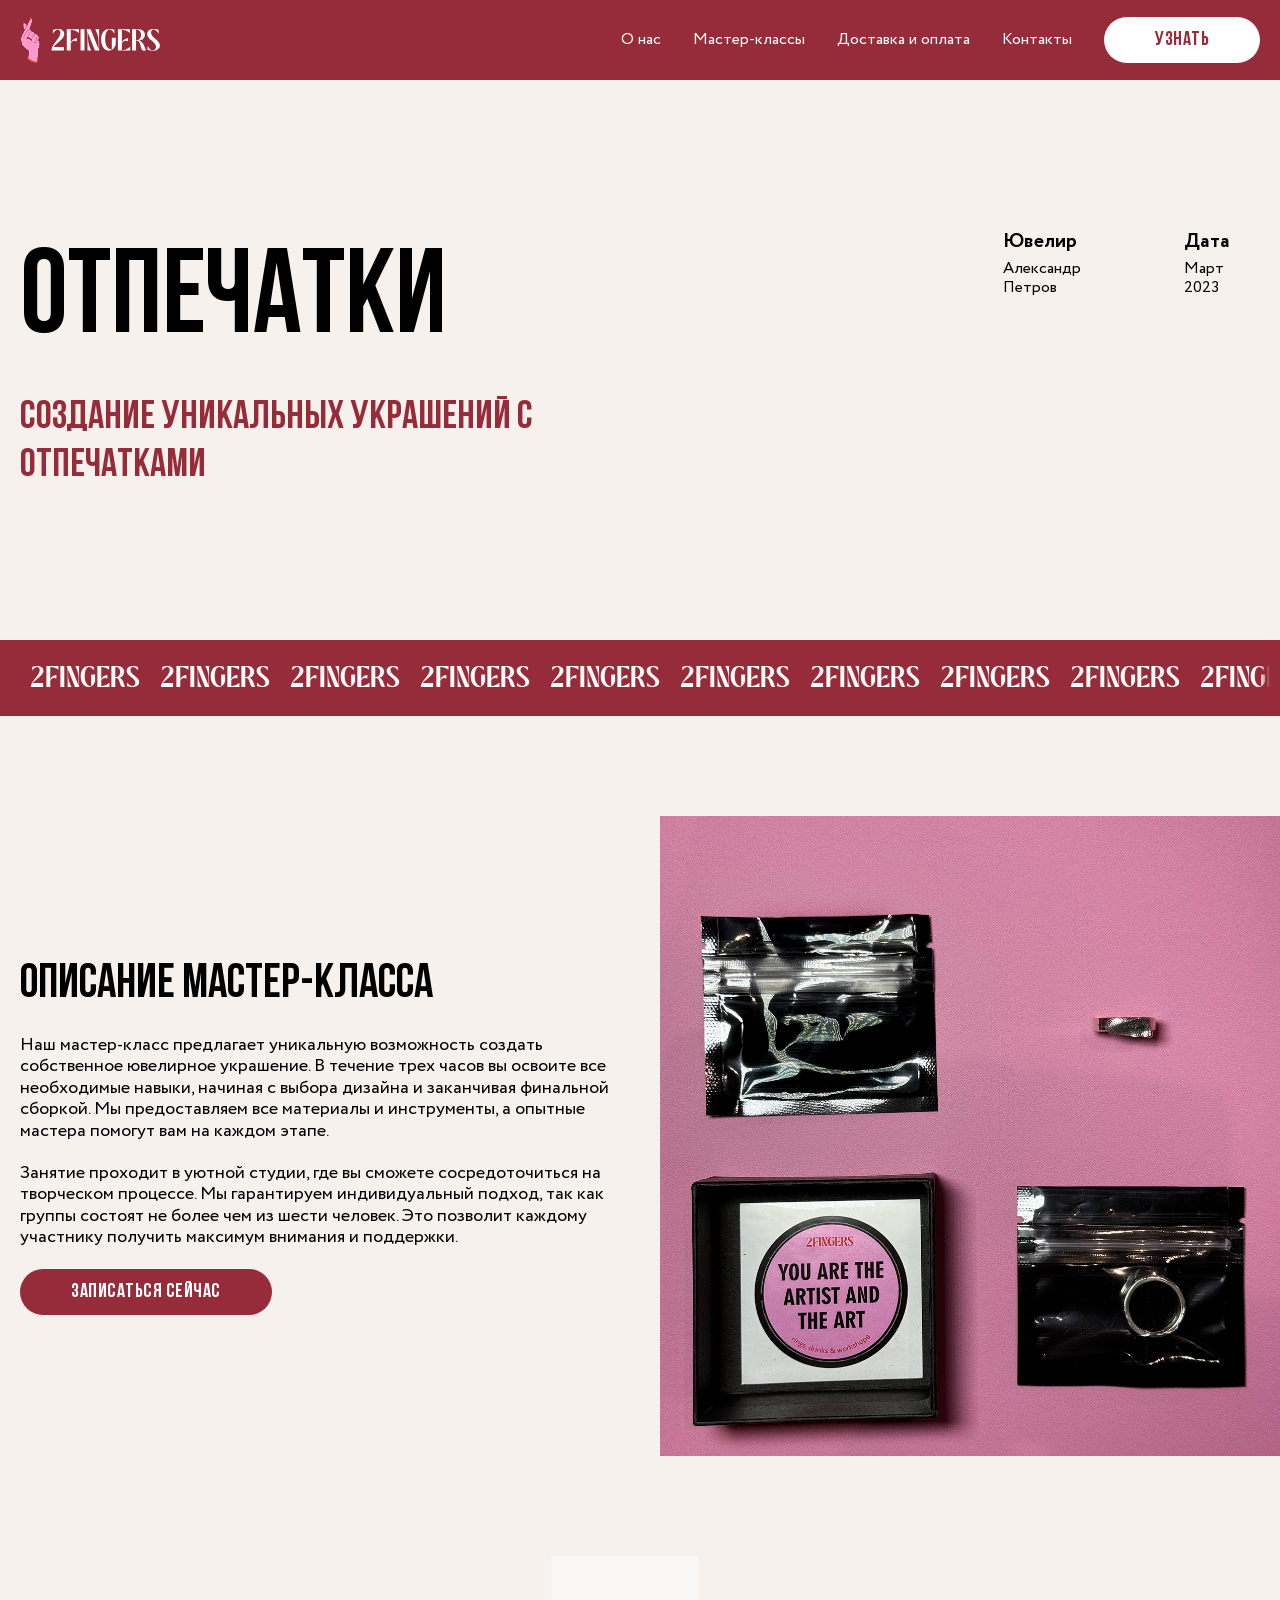
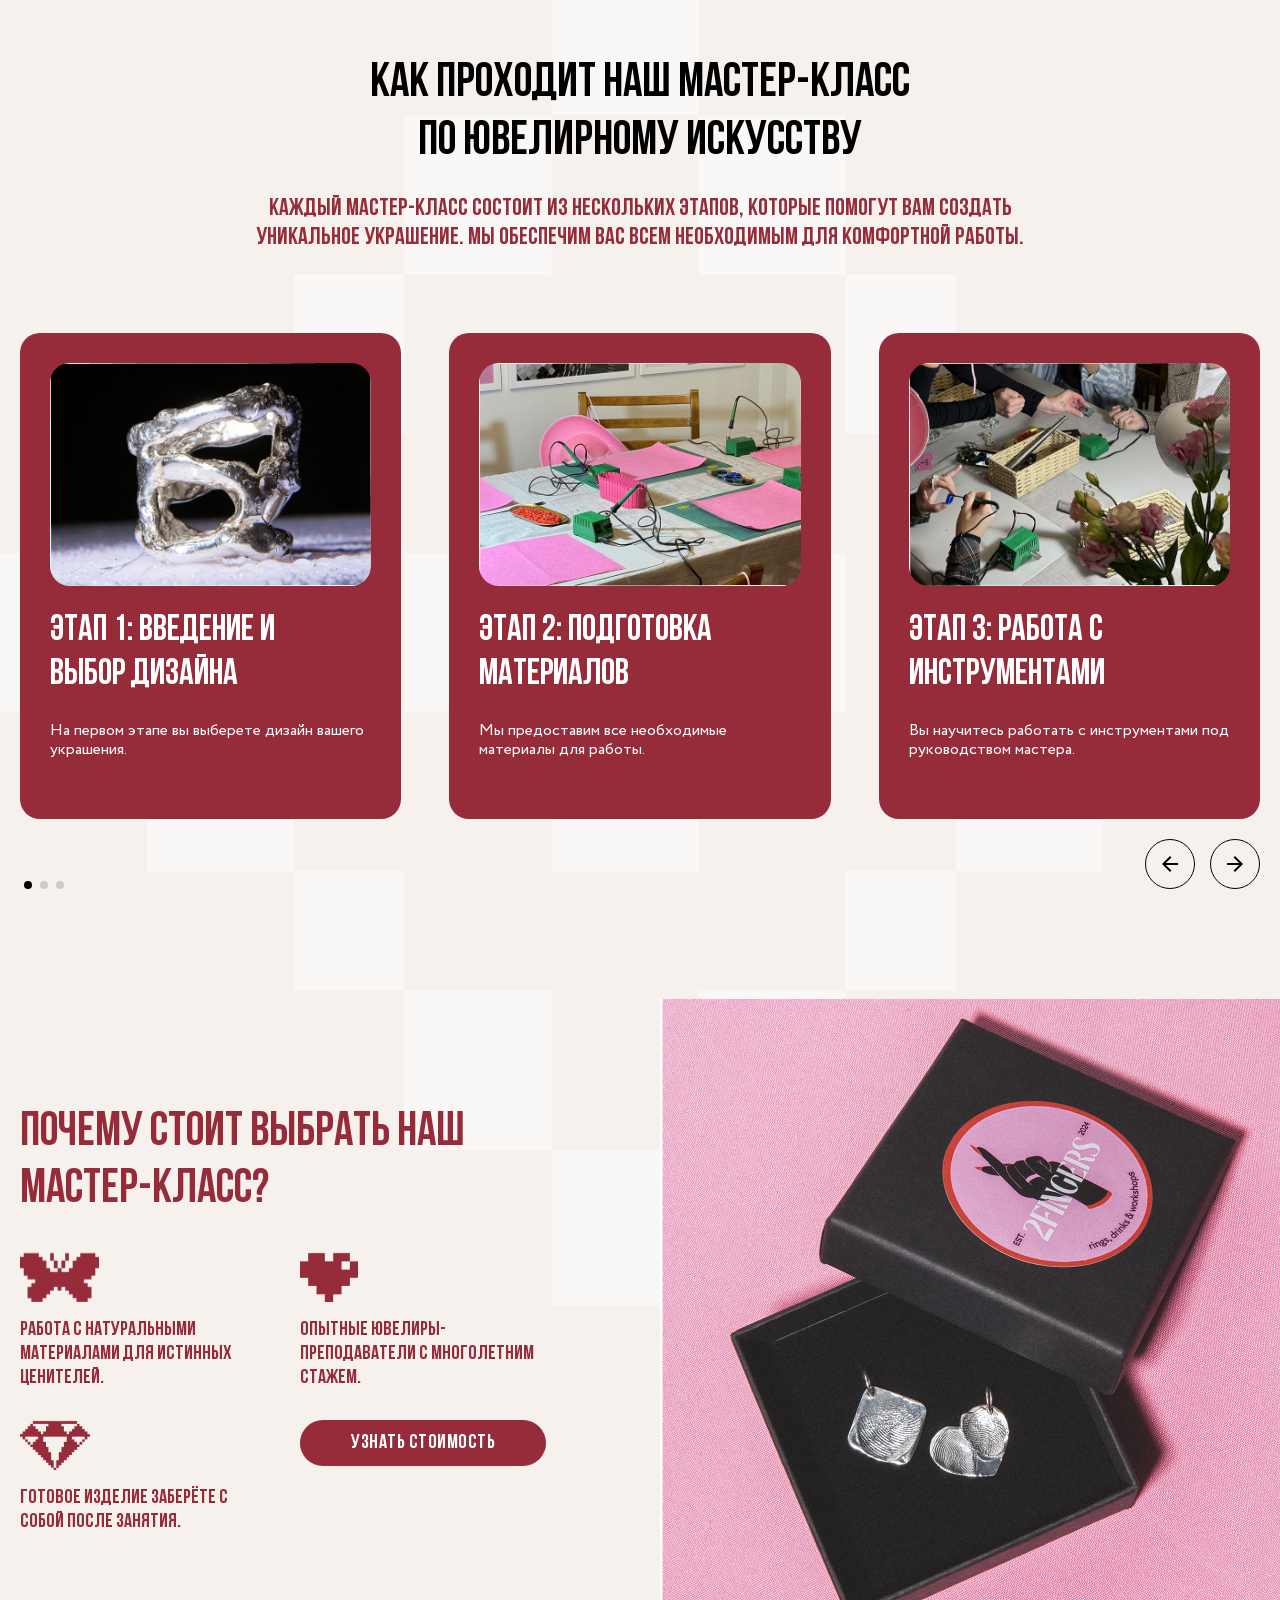
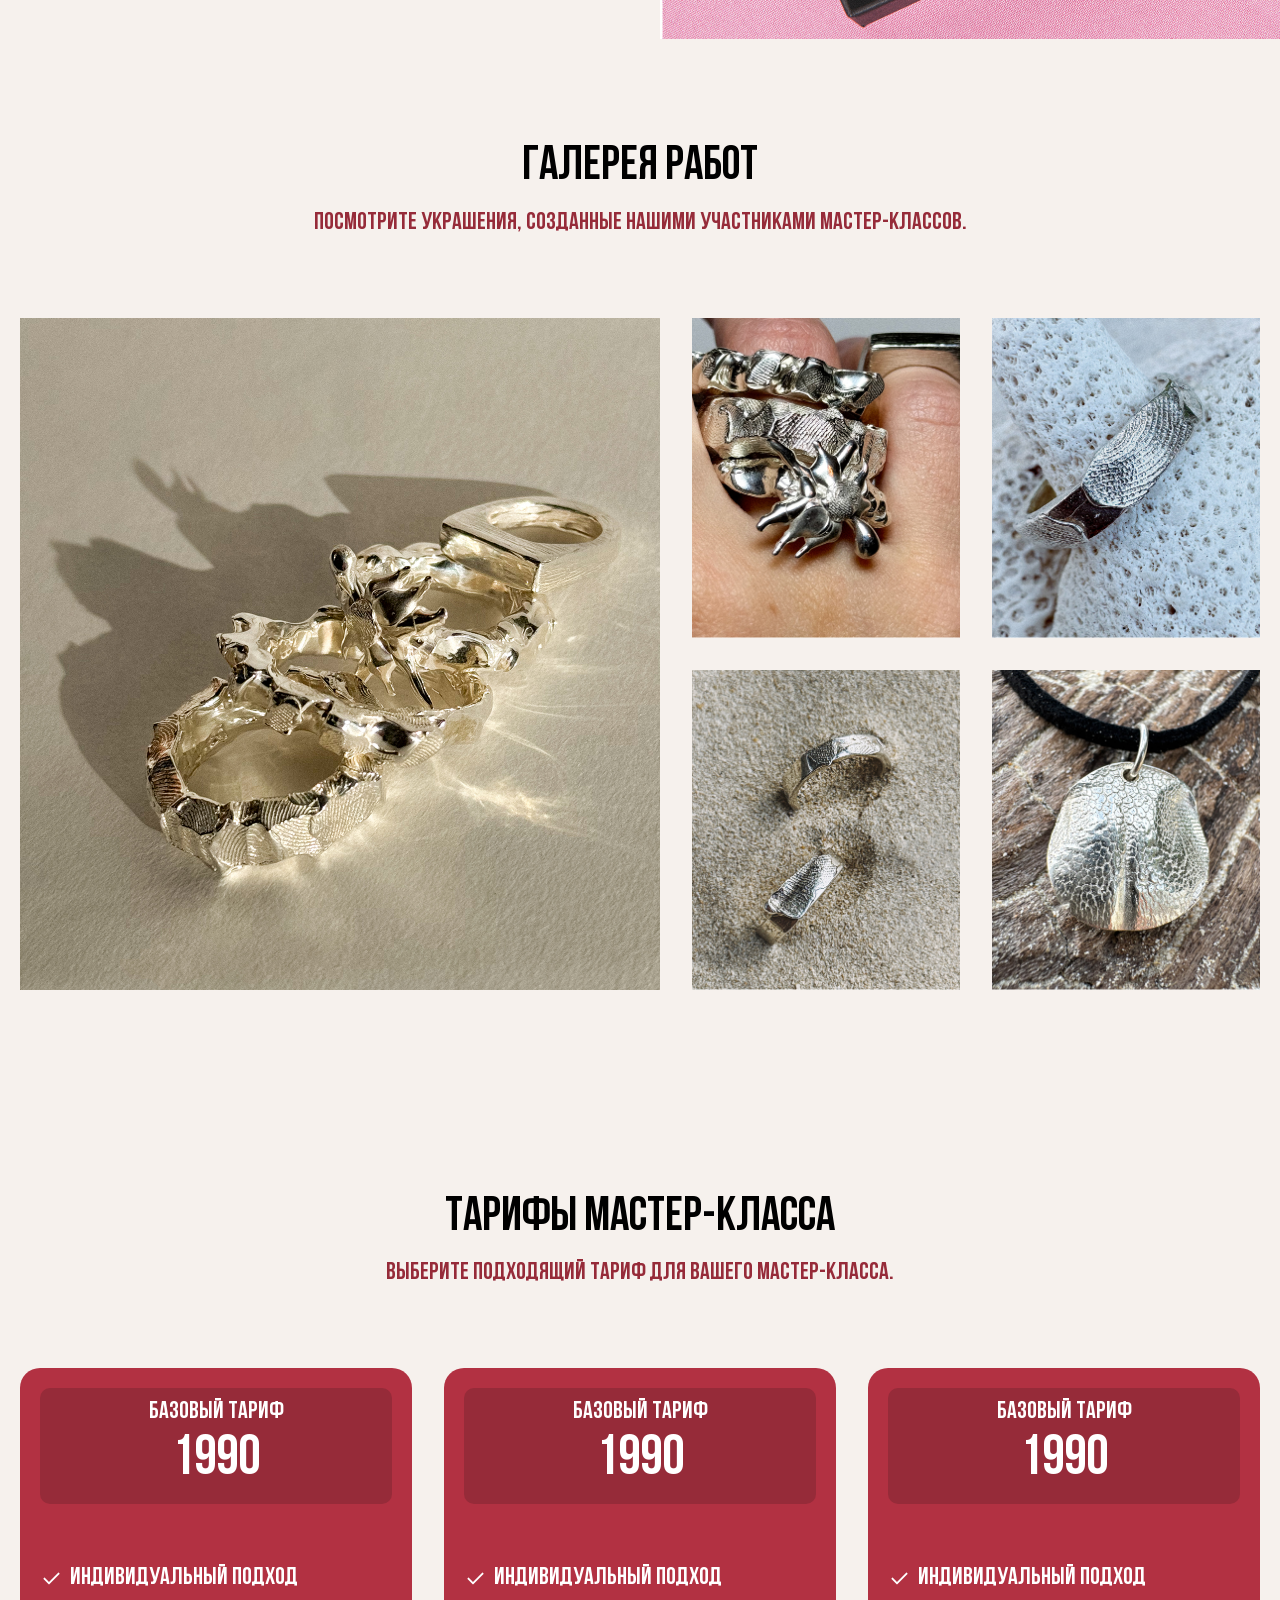
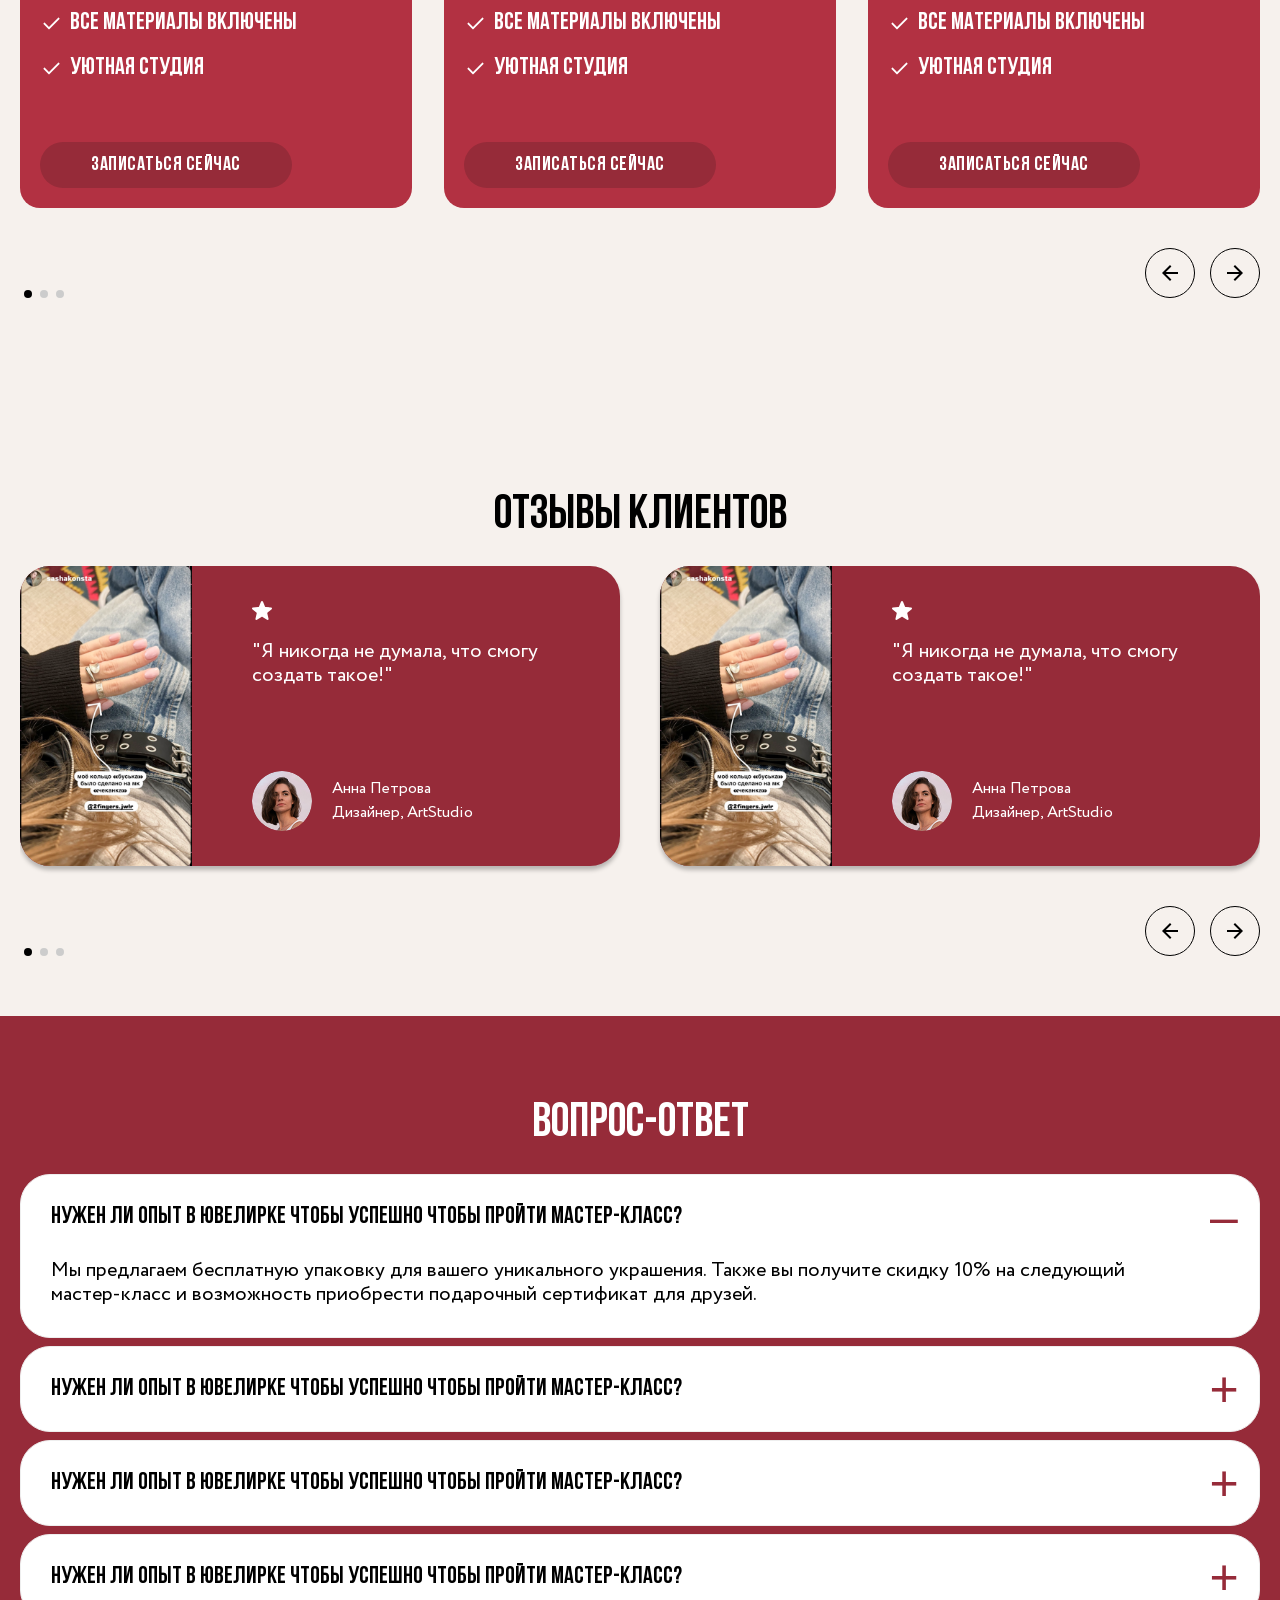
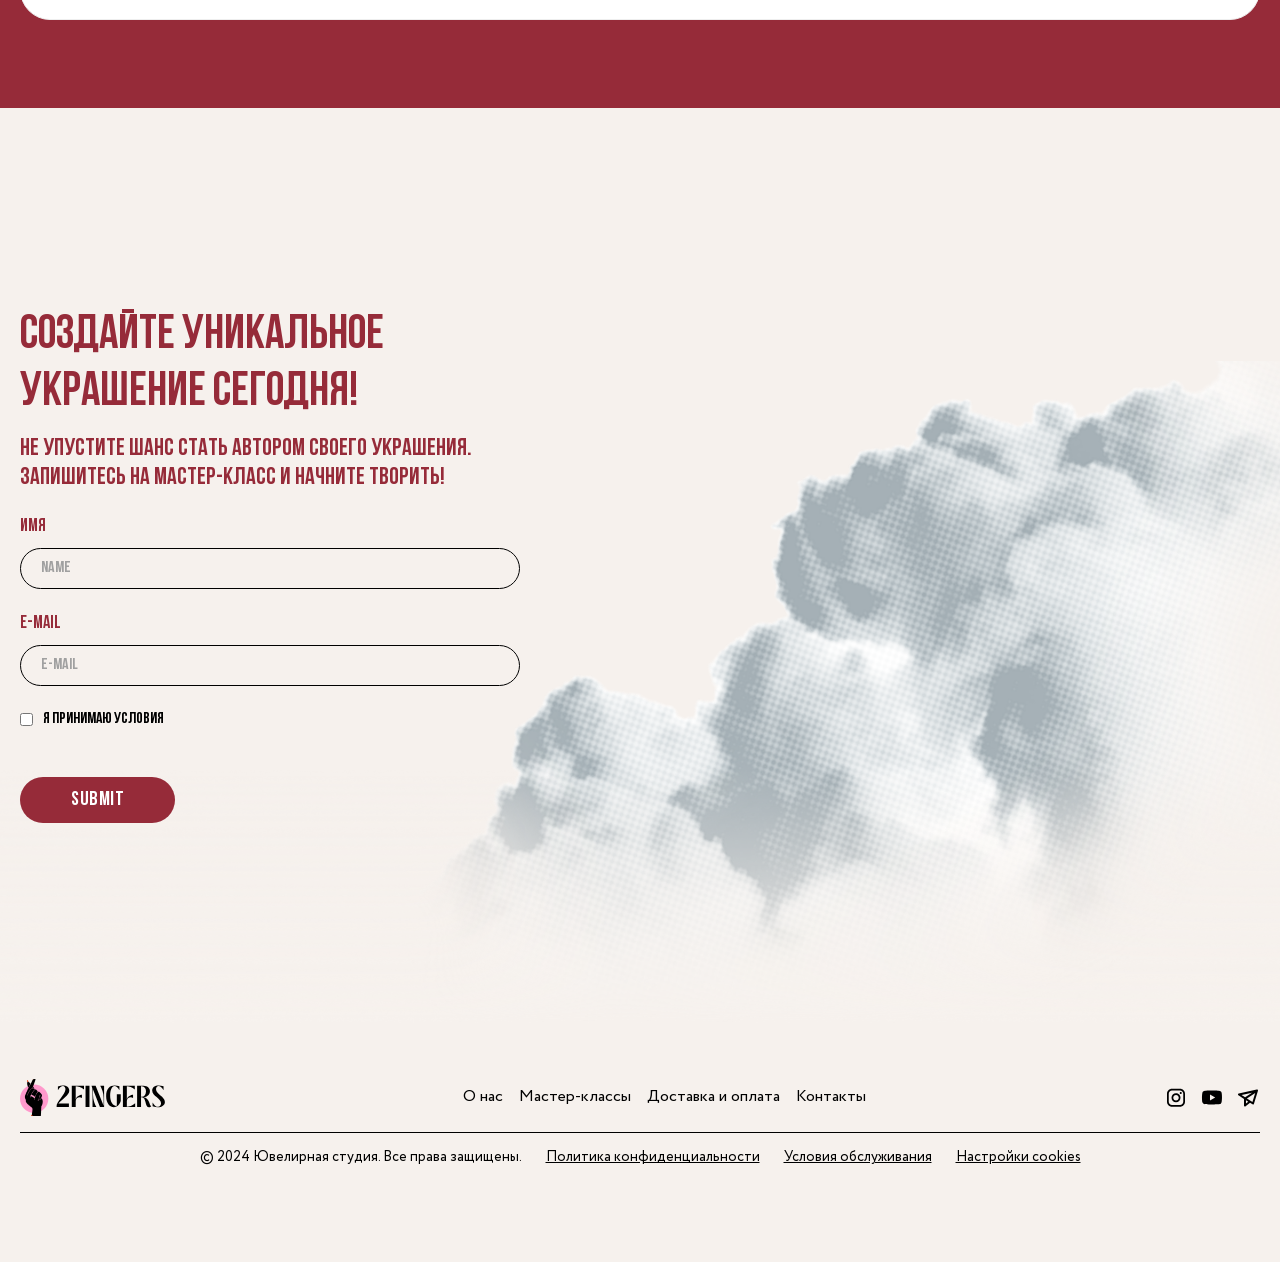
<file: masterclass-one.html>
<!DOCTYPE html>
<html lang="en">
  <head>
    <meta charset="UTF-8" />
    <meta name="viewport" content="width=device-width, initial-scale=1.0" />

    <title>2FINGERS</title>
    <link rel="icon" href="favicon.ico" type="image/x-icon" />
    <link rel="stylesheet" href="libs/fancybox/fancybox.min.css" />
    <link rel="stylesheet" href="libs/accordion-js@3.4.0/accordion.min.css" />
    <link rel="stylesheet" href="libs/swiper/swiper-bundle.min.css" />
    <link rel="stylesheet" href="style.css" />
  </head>
  <body>
    <header class="header">
      <div class="container">
        <div class="header__row">
          <a href="index.html" class="logo">
            <img src="img/РКА.png" alt="2FINGERS" />
            <svg
              width="109"
              height="23"
              viewBox="0 0 109 23"
              fill="none"
              xmlns="http://www.w3.org/2000/svg"
            >
              <path
                fill-rule="evenodd"
                clip-rule="evenodd"
                d="M100.025 4.28412C100.025 2.27569 101.06 0.933267 102.554 0.933267C104.047 0.933267 105.816 2.15081 107.548 5.16346V1.35472C105.785 0.714731 104.109 0.444165 102.616 0.444165C98.8387 0.444165 96.1905 2.33292 96.1905 5.62134C96.1905 11.3188 105.051 13.27 105.051 18.3536C105.051 20.3047 103.771 21.8241 102.007 21.8241C100.42 21.8241 98.4121 20.6378 96.5859 17.4378V21.2777C98.4121 21.9177 100.181 22.2507 101.794 22.2507C105.873 22.2507 108.891 20.2735 108.891 17.0111C108.891 11.4957 100.03 9.33642 100.03 4.27892L100.025 4.28412ZM85.0408 1.14659H85.7744C91.6224 1.14659 91.2582 11.8079 85.7744 11.8079H85.0408V1.14659ZM94.9366 20.8823C93.4434 20.8823 93.9637 13.0255 87.4445 12.1722V12.1409C96.0344 12.1097 96.3049 0.751152 87.4445 0.751152H81.1074V22.0686H85.0356V12.1722H85.7692C90.5818 12.1722 88.662 22.2559 93.0168 22.2559C94.1406 22.2559 94.8117 21.7096 95.3945 20.7054H95.3632C95.2436 20.8251 95.0875 20.8875 94.9366 20.8875V20.8823ZM70.8474 16.0069C70.8474 13.936 72.6112 12.2918 74.7443 12.2918C75.5092 12.2918 76.2688 12.4739 77.0596 12.9318V9.6434C75.0773 9.6434 71.6955 11.0743 70.8474 14.4251V1.14659C72.9806 1.17781 76.2688 2.06236 78.7974 4.59111V0.751152H66.9193V22.0686H79.1616V18.2287C76.6642 20.7574 73.0118 21.6368 70.8474 21.668V16.0017V16.0069ZM60.8267 20.7574C60.525 20.8511 60.218 20.9083 59.8798 20.9083C57.0182 20.9083 54.1567 17.0684 54.1567 10.8558C54.1567 4.64314 56.0453 0.928058 58.5115 0.928058C60.0359 0.928058 61.7372 2.26528 63.4125 5.15826V1.34952C61.7997 0.771969 60.1556 0.438965 58.5999 0.438965C53.9694 0.438965 50.1349 3.36316 50.1349 11.2512C50.1349 18.3484 54.063 22.2768 57.96 22.2768C60.7019 22.2768 63.4386 20.2995 64.7497 16.0954V9.24277H60.8215V20.7522L60.8267 20.7574ZM47.6063 13.1139V20.8511L39.6251 0.751152H35.5149C36.3369 2.91568 36.519 4.15924 36.519 6.96376V22.0686H40.3587C38.8031 18.9935 37.0081 15.2785 37.0081 9.70064V4.52347L43.9539 22.0634H48.0954V0.745951H44.2557C45.8061 3.82104 47.6063 7.53611 47.6063 13.1139ZM33.4753 22.0686V0.751152H29.5472V22.0686H33.4753ZM19.7086 14.4251V1.14659C21.873 1.17781 25.5254 2.06236 28.0228 4.59111V0.751152H15.7805V22.0686H19.7138V16.0069C19.7138 13.936 21.4828 12.2918 23.6107 12.2918C24.3704 12.2918 25.1352 12.4739 25.926 12.9318V9.6434C23.9489 9.6434 20.5671 11.0743 19.7138 14.4251H19.7086ZM13.2831 5.68898C13.2831 2.39536 10.6348 0.506601 6.85758 0.506601C5.36436 0.506601 3.68904 0.78237 1.92007 1.41716V5.2311C3.65782 2.21325 5.51524 0.990502 6.94602 0.990502C8.37681 0.990502 9.47461 2.33292 9.47461 4.34656C9.47461 9.84113 -0.0882272 16.6157 0.58294 22.0686H12.9189V18.4472H2.41434C5.64011 14.3939 13.2883 10.2054 13.2883 5.68898H13.2831Z"
                fill="white"
              />
            </svg>
          </a>
          <nav class="nav">
            <ul class="menu">
              <li class="menu__item">
                <a href="about.html" class="menu__link">О нас</a>
              </li>
              <li class="menu__item">
                <a href="#services" class="menu__link">Мастер-классы</a>
              </li>
              <li class="menu__item">
                <a href="delivery.html" class="menu__link">Доставка и оплата</a>
              </li>
              <li class="menu__item">
                <a href="contacts.html" class="menu__link">Контакты</a>
              </li>
            </ul>
            <button type="button" class="btn">Узнать</button>
          </nav>
          <button type="button" class="burger">
            <span></span>
            <span></span>
            <span></span>
          </button>
        </div>
      </div>
    </header>
    <main class="main">
      <section class="mc">
        <div class="container">
          <div class="mc__row">
            <div class="mc__content">
              <h2>Отпечатки</h2>
              <p>Создание уникальных украшений с отпечатками</p>
            </div>
            <div class="mc__author">
              <p>
                <span>Ювелир</span>
                <span>Александр Петров</span>
              </p>
              <p>
                <span>Дата</span>
                <span>Март 2023</span>
              </p>
            </div>
          </div>
        </div>
      </section>
      <section class="marquee">
        <span>2fingers</span>
        <span>2fingers</span>
        <span>2fingers</span>
        <span>2fingers</span>
        <span>2fingers</span>
        <span>2fingers</span>
        <span>2fingers</span>
        <span>2fingers</span>
        <span>2fingers</span>
        <span>2fingers</span>
        <span>2fingers</span>
        <span>2fingers</span>
        <span>2fingers</span>
        <span>2fingers</span>
        <span>2fingers</span>
        <span>2fingers</span>
        <span>2fingers</span>
        <span>2fingers</span>
        <span>2fingers</span>
        <span>2fingers</span>
      </section>
      <section class="mc-desc">
        <div class="container">
          <div class="mc-desc__row">
            <h2>Описание мастер-класса</h2>
            <p>
              Наш мастер-класс предлагает уникальную возможность создать
              собственное ювелирное украшение. В течение трех часов вы освоите
              все необходимые навыки, начиная с выбора дизайна и заканчивая
              финальной сборкой. Мы предоставляем все материалы и инструменты, а
              опытные мастера помогут вам на каждом этапе.
            </p>
            <p>
              Занятие проходит в уютной студии, где вы сможете сосредоточиться
              на творческом процессе. Мы гарантируем индивидуальный подход, так
              как группы состоят не более чем из шести человек. Это позволит
              каждому участнику получить максимум внимания и поддержки.
            </p>
            <button type="button" class="btn btn--red">
              записаться сейчас
            </button>
          </div>
        </div>
        <img src="img/description.jpg" alt="Описание мастер-класса" />
      </section>
      <section class="stage">
        <div class="container">
          <div class="stage__row">
            <h2>Как проходит наш мастер-класс по ювелирному искусству</h2>
            <p>
              Каждый мастер-класс состоит из нескольких этапов, которые помогут
              вам создать уникальное украшение. Мы обеспечим вас всем
              необходимым для комфортной работы.
            </p>
          </div>
          <div class="swiper">
            <div class="swiper-wrapper">
              <div class="swiper-slide">
                <img
                  src="img/stage/s1.jpg"
                  alt="Этап 1: Введение и выбор дизайна"
                />
                <h5>Этап 1: Введение и выбор дизайна</h5>
                <p>На первом этапе вы выберете дизайн вашего украшения.</p>
              </div>
              <div class="swiper-slide">
                <img
                  src="img/stage/s2.jpg"
                  alt="Этап 2: Подготовка материалов"
                />
                <h5>Этап 2: Подготовка материалов</h5>
                <p>Мы предоставим все необходимые материалы для работы.</p>
              </div>
              <div class="swiper-slide">
                <img
                  src="img/stage/s3.jpg"
                  alt="Этап 3: Работа с инструментами"
                />
                <h5>Этап 3: Работа с инструментами</h5>
                <p>
                  Вы научитесь работать с инструментами под руководством
                  мастера.
                </p>
              </div>
            </div>
            <div class="swiper-button-next"></div>
            <div class="swiper-button-prev"></div>
            <div class="swiper-pagination"></div>
          </div>
        </div>
      </section>
      <section class="choice">
        <div class="container">
          <div class="choice__row">
            <h2>Почему стоит выбрать наш мастер-класс?</h2>
            <ul>
              <li>
                <img src="img/butterfly.png" alt="" />
                Работа с натуральными материалами для истинных ценителей.
              </li>
              <li>
                <img src="img/heart.png" alt="" />
                Опытные ювелиры-преподаватели с многолетним стажем.
              </li>
              <li>
                <img src="img/diamond.png" alt="" />Готовое изделие заберёте с
                собой после занятия.
              </li>
              <li>
                <button type="button" class="btn btn--red">
                  Узнать стоимость
                </button>
              </li>
            </ul>
          </div>
        </div>
        <img
          src="img/choice.jpg"
          alt="Почему стоит выбрать наш
мастер-класс?"
        />
      </section>
      <section class="gallery">
        <div class="container">
          <div class="gallery__row">
            <h2>Галерея работ</h2>
            <p>
              Посмотрите украшения, созданные нашими участниками мастер-классов.
            </p>
            <div class="gallery__box">
              <a data-fancybox="gallery" data-src="img/gallery/img1.jpg">
                <img src="img/gallery/img1.jpg" alt="Галерея"
              /></a>
              <a data-fancybox="gallery" data-src="img/gallery/img2.jpg">
                <img src="img/gallery/img2.jpg" alt="Галерея"
              /></a>
              <a data-fancybox="gallery" data-src="img/gallery/img3.jpg">
                <img src="img/gallery/img3.jpg" alt="Галерея"
              /></a>
              <a data-fancybox="gallery" data-src="img/gallery/img4.jpg">
                <img src="img/gallery/img4.jpg" alt="Галерея"
              /></a>
              <a data-fancybox="gallery" data-src="img/gallery/img5.jpg">
                <img src="img/gallery/img5.jpg" alt="Галерея"
              /></a>
            </div>
          </div>
        </div>
      </section>
      <section class="tariffs">
        <div class="container">
          <div class="tariffs__row">
            <h2>Тарифы мастер-класса</h2>
            <p>Выберите подходящий тариф для вашего мастер-класса.</p>

            <div class="swiper">
              <div class="swiper-wrapper">
                <div class="swiper-slide">
                  <h5>
                    <span>Базовый тариф</span>
                    <span>1990</span>
                  </h5>
                  <ul>
                    <li>Индивидуальный подход</li>
                    <li>Все материалы включены</li>
                    <li>Уютная студия</li>
                  </ul>
                  <button type="button" class="btn btn--red">
                    Записаться сейчас
                  </button>
                </div>
                <div class="swiper-slide">
                  <h5>
                    <span>Базовый тариф</span>
                    <span>1990</span>
                  </h5>
                  <ul>
                    <li>Индивидуальный подход</li>
                    <li>Все материалы включены</li>
                    <li>Уютная студия</li>
                  </ul>
                  <button type="button" class="btn btn--red">
                    Записаться сейчас
                  </button>
                </div>
                <div class="swiper-slide">
                  <h5>
                    <span>Базовый тариф</span>
                    <span>1990</span>
                  </h5>
                  <ul>
                    <li>Индивидуальный подход</li>
                    <li>Все материалы включены</li>
                    <li>Уютная студия</li>
                  </ul>
                  <button type="button" class="btn btn--red">
                    Записаться сейчас
                  </button>
                </div>
              </div>
              <div class="swiper-button-next"></div>
              <div class="swiper-button-prev"></div>
              <div class="swiper-pagination"></div>
            </div>
          </div>
        </div>
      </section>
      <section class="reviews">
        <div class="container">
          <div class="reviews__row">
            <h2>Отзывы клиентов</h2>
            <div class="swiper">
              <div class="swiper-wrapper">
                <div class="swiper-slide">
                  <img src="img/reviews/review.png" alt="Отзыв" />
                  <div class="reviews__content">
                    <div class="stars">
                      <img src="img/stars.svg" alt="Stars" />
                    </div>
                    <p>"Я никогда не думала, что смогу создать такое!"</p>
                    <div class="reviews__user">
                      <img src="img/avatar.png" alt="Анна Петрова" />
                      <div class="reviews__info">
                        <span class="reviews__name">Анна Петрова</span>
                        <span class="reviews__job">Дизайнер, ArtStudio</span>
                      </div>
                    </div>
                  </div>
                </div>
                <div class="swiper-slide">
                  <img src="img/reviews/review.png" alt="Отзыв" />
                  <div class="reviews__content">
                    <div class="stars">
                      <img src="img/stars.svg" alt="Stars" />
                    </div>
                    <p>"Я никогда не думала, что смогу создать такое!"</p>
                    <div class="reviews__user">
                      <img src="img/avatar.png" alt="Анна Петрова" />
                      <div class="reviews__info">
                        <span class="reviews__name">Анна Петрова</span>
                        <span class="reviews__job">Дизайнер, ArtStudio</span>
                      </div>
                    </div>
                  </div>
                </div>
                <div class="swiper-slide">
                  <img src="img/reviews/review.png" alt="Отзыв" />
                  <div class="reviews__content">
                    <div class="stars">
                      <img src="img/stars.svg" alt="Stars" />
                    </div>
                    <p>"Я никогда не думала, что смогу создать такое!"</p>
                    <div class="reviews__user">
                      <img src="img/avatar.png" alt="Анна Петрова" />
                      <div class="reviews__info">
                        <span class="reviews__name">Анна Петрова</span>
                        <span class="reviews__job">Дизайнер, ArtStudio</span>
                      </div>
                    </div>
                  </div>
                </div>
              </div>
              <div class="swiper-button-next"></div>
              <div class="swiper-button-prev"></div>
              <div class="swiper-pagination"></div>
            </div>
          </div>
        </div>
      </section>
      <section class="accordion">
        <div class="container">
          <div class="accordion__row">
            <h2>Вопрос-ответ</h2>
            <div class="accordion-container">
              <div class="ac">
                <h2 class="ac-header">
                  <button type="button" class="ac-trigger">
                    Нужен ли опыт в ювелирке чтобы успешно чтобы пройти
                    мастер-класс?
                  </button>
                </h2>
                <div class="ac-panel">
                  <p class="ac-text">
                    Мы предлагаем бесплатную упаковку для вашего уникального
                    украшения. Также вы получите скидку 10% на следующий
                    мастер-класс и возможность приобрести подарочный сертификат
                    для друзей.
                  </p>
                </div>
              </div>
              <div class="ac">
                <h2 class="ac-header">
                  <button type="button" class="ac-trigger">
                    Нужен ли опыт в ювелирке чтобы успешно чтобы пройти
                    мастер-класс?
                  </button>
                </h2>
                <div class="ac-panel">
                  <p class="ac-text">
                    Мы предлагаем бесплатную упаковку для вашего уникального
                    украшения. Также вы получите скидку 10% на следующий
                    мастер-класс и возможность приобрести подарочный сертификат
                    для друзей.
                  </p>
                </div>
              </div>
              <div class="ac">
                <h2 class="ac-header">
                  <button type="button" class="ac-trigger">
                    Нужен ли опыт в ювелирке чтобы успешно чтобы пройти
                    мастер-класс?
                  </button>
                </h2>
                <div class="ac-panel">
                  <p class="ac-text">
                    Мы предлагаем бесплатную упаковку для вашего уникального
                    украшения. Также вы получите скидку 10% на следующий
                    мастер-класс и возможность приобрести подарочный сертификат
                    для друзей.
                  </p>
                </div>
              </div>
              <div class="ac">
                <h2 class="ac-header">
                  <button type="button" class="ac-trigger">
                    Нужен ли опыт в ювелирке чтобы успешно чтобы пройти
                    мастер-класс?
                  </button>
                </h2>
                <div class="ac-panel">
                  <p class="ac-text">
                    Мы предлагаем бесплатную упаковку для вашего уникального
                    украшения. Также вы получите скидку 10% на следующий
                    мастер-класс и возможность приобрести подарочный сертификат
                    для друзей.
                  </p>
                </div>
              </div>
            </div>
          </div>
        </div>
      </section>
      <section class="masterclass">
        <img src="img/cloud.png" alt="Создайте уникальное украшение сегодня!" />
        <div class="container">
          <div class="masterclass__row">
            <form action="" class="form">
              <h2 class="form__title">
                Создайте уникальное украшение сегодня!
              </h2>
              <p class="form__text">
                Не упустите шанс стать автором своего украшения. Запишитесь на
                мастер-класс и начните творить!
              </p>
              <label for="name">
                <p>Имя</p>
                <input type="text" name="name" id="name" placeholder="Name" />
              </label>
              <label for="email">
                <p>E-mail</p>
                <input
                  type="text"
                  name="email"
                  id="email"
                  placeholder="E-mail"
                />
              </label>
              <label for="checkbox">
                <input type="checkbox" name="checkbox" id="checkbox" />
                Я принимаю условия
              </label>
              <input type="submit" class="btn" placeholder="Отправить" />
            </form>
          </div>
        </div>
      </section>
    </main>
    <footer class="footer">
      <div class="container">
        <div class="footer__row">
          <div class="footer__top">
            <a href="#" class="logo">
              <img src="img/logo.svg" alt="" />
            </a>
            <ul class="menu">
              <li class="menu__item">
                <a href="about.html" class="menu__link">О нас</a>
              </li>
              <li class="menu__item">
                <a href="#services" class="menu__link">Мастер-классы</a>
              </li>
              <li class="menu__item">
                <a href="delivery.html" class="menu__link">Доставка и оплата</a>
              </li>
              <li class="menu__item">
                <a href="contacts.html" class="menu__link">Контакты</a>
              </li>
            </ul>
            <div class="social">
              <a href="#" class="social__link"
                ><svg
                  width="24"
                  height="25"
                  viewBox="0 0 24 25"
                  fill="none"
                  xmlns="http://www.w3.org/2000/svg"
                >
                  <path
                    fill-rule="evenodd"
                    clip-rule="evenodd"
                    d="M16 3.74268H8C5.23858 3.74268 3 5.98126 3 8.74268V16.7427C3 19.5041 5.23858 21.7427 8 21.7427H16C18.7614 21.7427 21 19.5041 21 16.7427V8.74268C21 5.98126 18.7614 3.74268 16 3.74268ZM19.25 16.7427C19.2445 18.5353 17.7926 19.9872 16 19.9927H8C6.20735 19.9872 4.75549 18.5353 4.75 16.7427V8.74268C4.75549 6.95003 6.20735 5.49817 8 5.49268H16C17.7926 5.49817 19.2445 6.95003 19.25 8.74268V16.7427ZM16.75 8.99268C17.3023 8.99268 17.75 8.54496 17.75 7.99268C17.75 7.4404 17.3023 6.99268 16.75 6.99268C16.1977 6.99268 15.75 7.4404 15.75 7.99268C15.75 8.54496 16.1977 8.99268 16.75 8.99268ZM12 8.24268C9.51472 8.24268 7.5 10.2574 7.5 12.7427C7.5 15.228 9.51472 17.2427 12 17.2427C14.4853 17.2427 16.5 15.228 16.5 12.7427C16.5027 11.5484 16.0294 10.4022 15.1849 9.55776C14.3404 8.71327 13.1943 8.24002 12 8.24268ZM9.25 12.7427C9.25 14.2615 10.4812 15.4927 12 15.4927C13.5188 15.4927 14.75 14.2615 14.75 12.7427C14.75 11.2239 13.5188 9.99268 12 9.99268C10.4812 9.99268 9.25 11.2239 9.25 12.7427Z"
                    fill="black"
                  />
                </svg>
              </a>
              <a href="#" class="social__link"
                ><svg
                  width="24"
                  height="25"
                  viewBox="0 0 24 25"
                  xmlns="http://www.w3.org/2000/svg"
                >
                  <path
                    d="M21.5933 7.70301C21.4794 7.28041 21.2568 6.89501 20.9477 6.58518C20.6386 6.27534 20.2537 6.05187 19.8313 5.93701C18.2653 5.50701 12.0003 5.50001 12.0003 5.50001C12.0003 5.50001 5.73633 5.49301 4.16933 5.90401C3.74725 6.02415 3.36315 6.25078 3.0539 6.56214C2.74464 6.8735 2.52062 7.25913 2.40333 7.68201C1.99033 9.24801 1.98633 12.496 1.98633 12.496C1.98633 12.496 1.98233 15.76 2.39233 17.31C2.62233 18.167 3.29733 18.844 4.15533 19.075C5.73733 19.505 11.9853 19.512 11.9853 19.512C11.9853 19.512 18.2503 19.519 19.8163 19.109C20.2388 18.9943 20.6241 18.7714 20.934 18.4622C21.2439 18.153 21.4677 17.7682 21.5833 17.346C21.9973 15.781 22.0003 12.534 22.0003 12.534C22.0003 12.534 22.0203 9.26901 21.5933 7.70301ZM9.99633 15.505L10.0013 9.50501L15.2083 12.51L9.99633 15.505Z"
                  />
                </svg>
              </a>
              <a href="#" class="social__link"
                ><svg
                  width="24"
                  height="25"
                  viewBox="0 0 24 25"
                  xmlns="http://www.w3.org/2000/svg"
                >
                  <path
                    d="M21.7348 4.82198C21.6163 4.69297 21.466 4.59736 21.2989 4.54471C21.1318 4.49206 20.9538 4.48422 20.7828 4.52198L2.78278 8.52198C2.59017 8.56484 2.41455 8.66373 2.27803 8.80618C2.1415 8.94864 2.05017 9.1283 2.01553 9.32256C1.98089 9.51681 2.00449 9.71697 2.08337 9.89783C2.16224 10.0787 2.29286 10.2322 2.45878 10.339L7.99978 13.9V20.5C7.99971 20.6884 8.05288 20.873 8.15316 21.0326C8.25344 21.1921 8.39676 21.32 8.56659 21.4017C8.73643 21.4833 8.92587 21.5153 9.11309 21.4939C9.30031 21.4726 9.47768 21.3988 9.62478 21.281L14.0138 17.769L16.4588 19.341C16.5887 19.4251 16.7363 19.478 16.8901 19.4954C17.0439 19.5127 17.1996 19.4942 17.345 19.4412C17.4905 19.3881 17.6216 19.3021 17.7281 19.1898C17.8346 19.0775 17.9135 18.942 17.9588 18.794L21.9588 5.79398C22.0098 5.62653 22.0159 5.44863 21.9766 5.27806C21.9373 5.10749 21.8539 4.95022 21.7348 4.82198ZM15.9908 7.63798L9.09978 12.232L5.55878 9.95598L15.9908 7.63798ZM9.99978 18.419V15.189L12.2388 16.628L9.99978 18.419ZM16.4318 16.946L10.9318 13.412L19.2188 7.88998L16.4318 16.946Z"
                  />
                </svg>
              </a>
            </div>
          </div>
          <div class="footer__bottom">
            <p>© 2024 Ювелирная студия. Все права защищены.</p>
            <a href="">Политика конфиденциальности</a>
            <a href="">Условия обслуживания</a>
            <a href="">Настройки cookies</a>
          </div>
        </div>
      </div>
    </footer>
    <script src="libs/fancybox/fancyapps-ui.umd.min.js"></script>
    <script src="libs/accordion-js@3.4.0/accordion.min.js"></script>
    <script src="libs/swiper/swiper-bundle.min.js"></script>
    <script src="script.js"></script>
  </body>
</html>
</file>
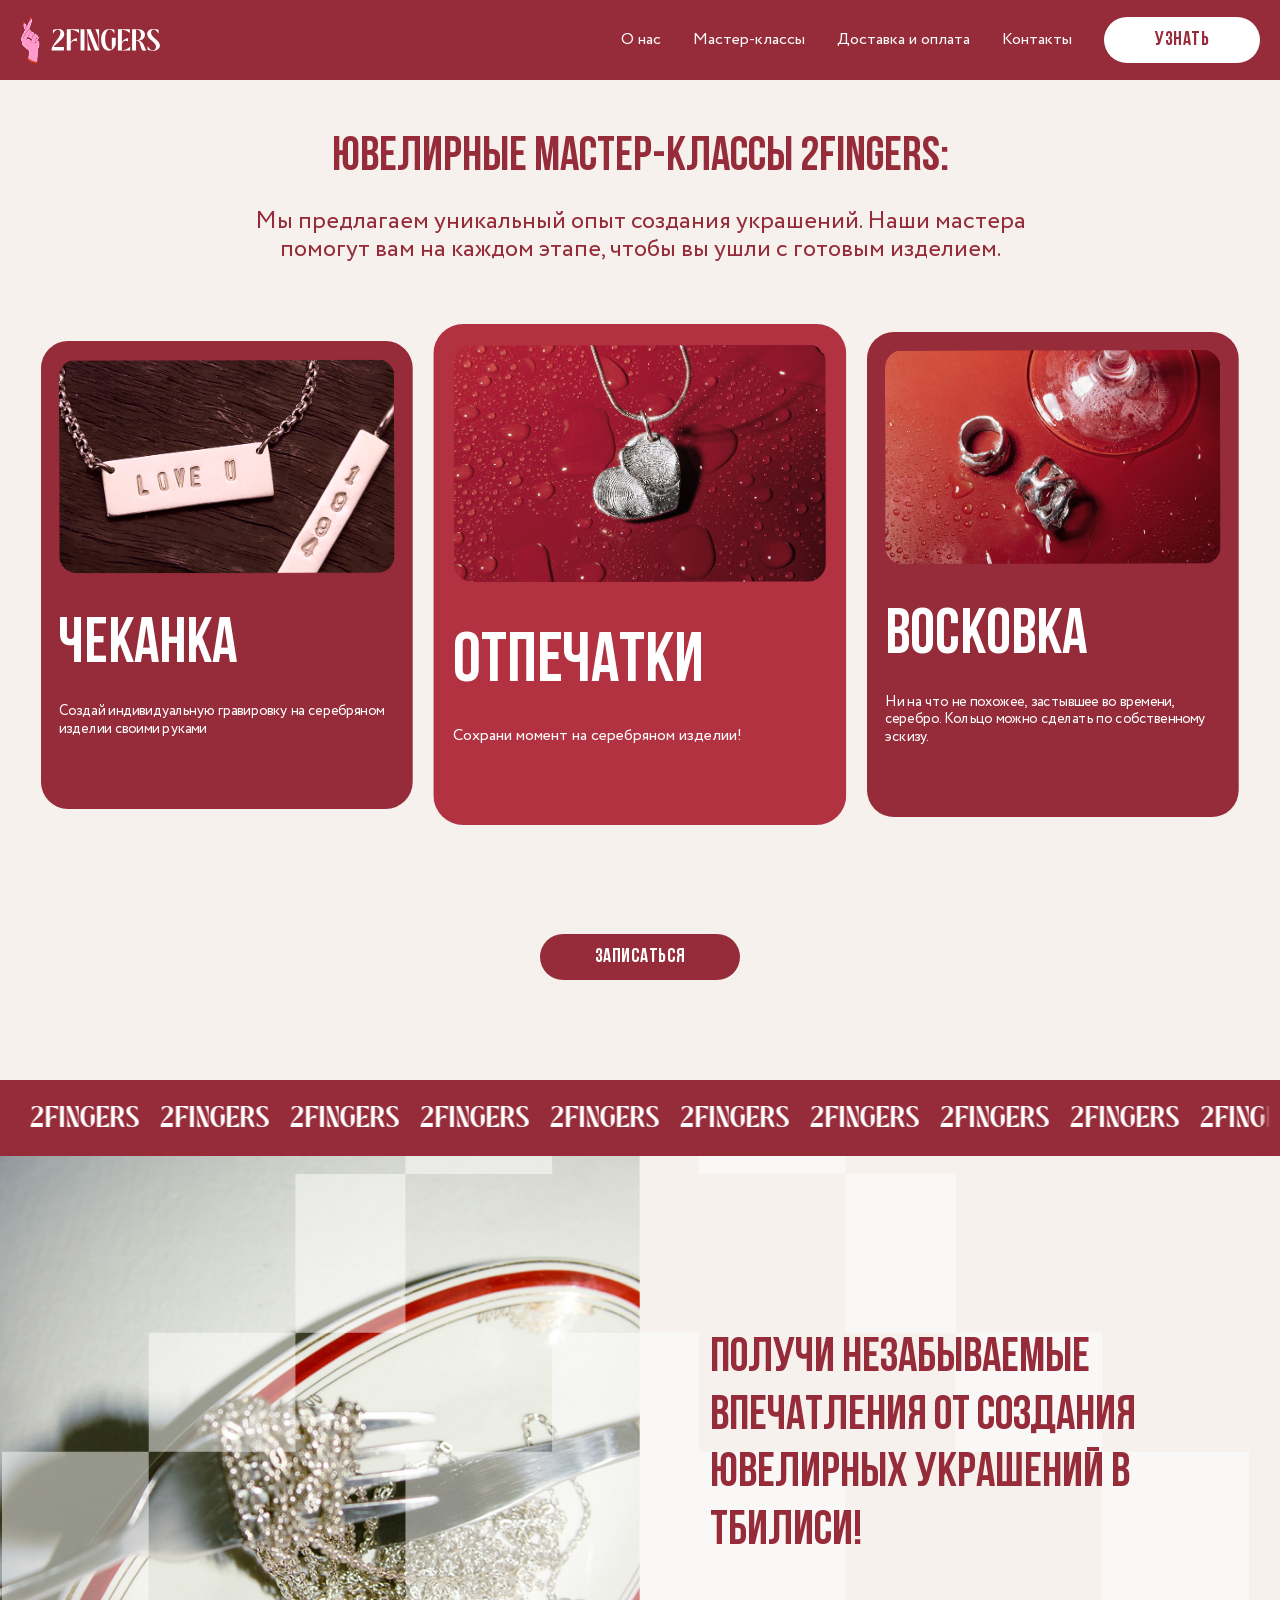
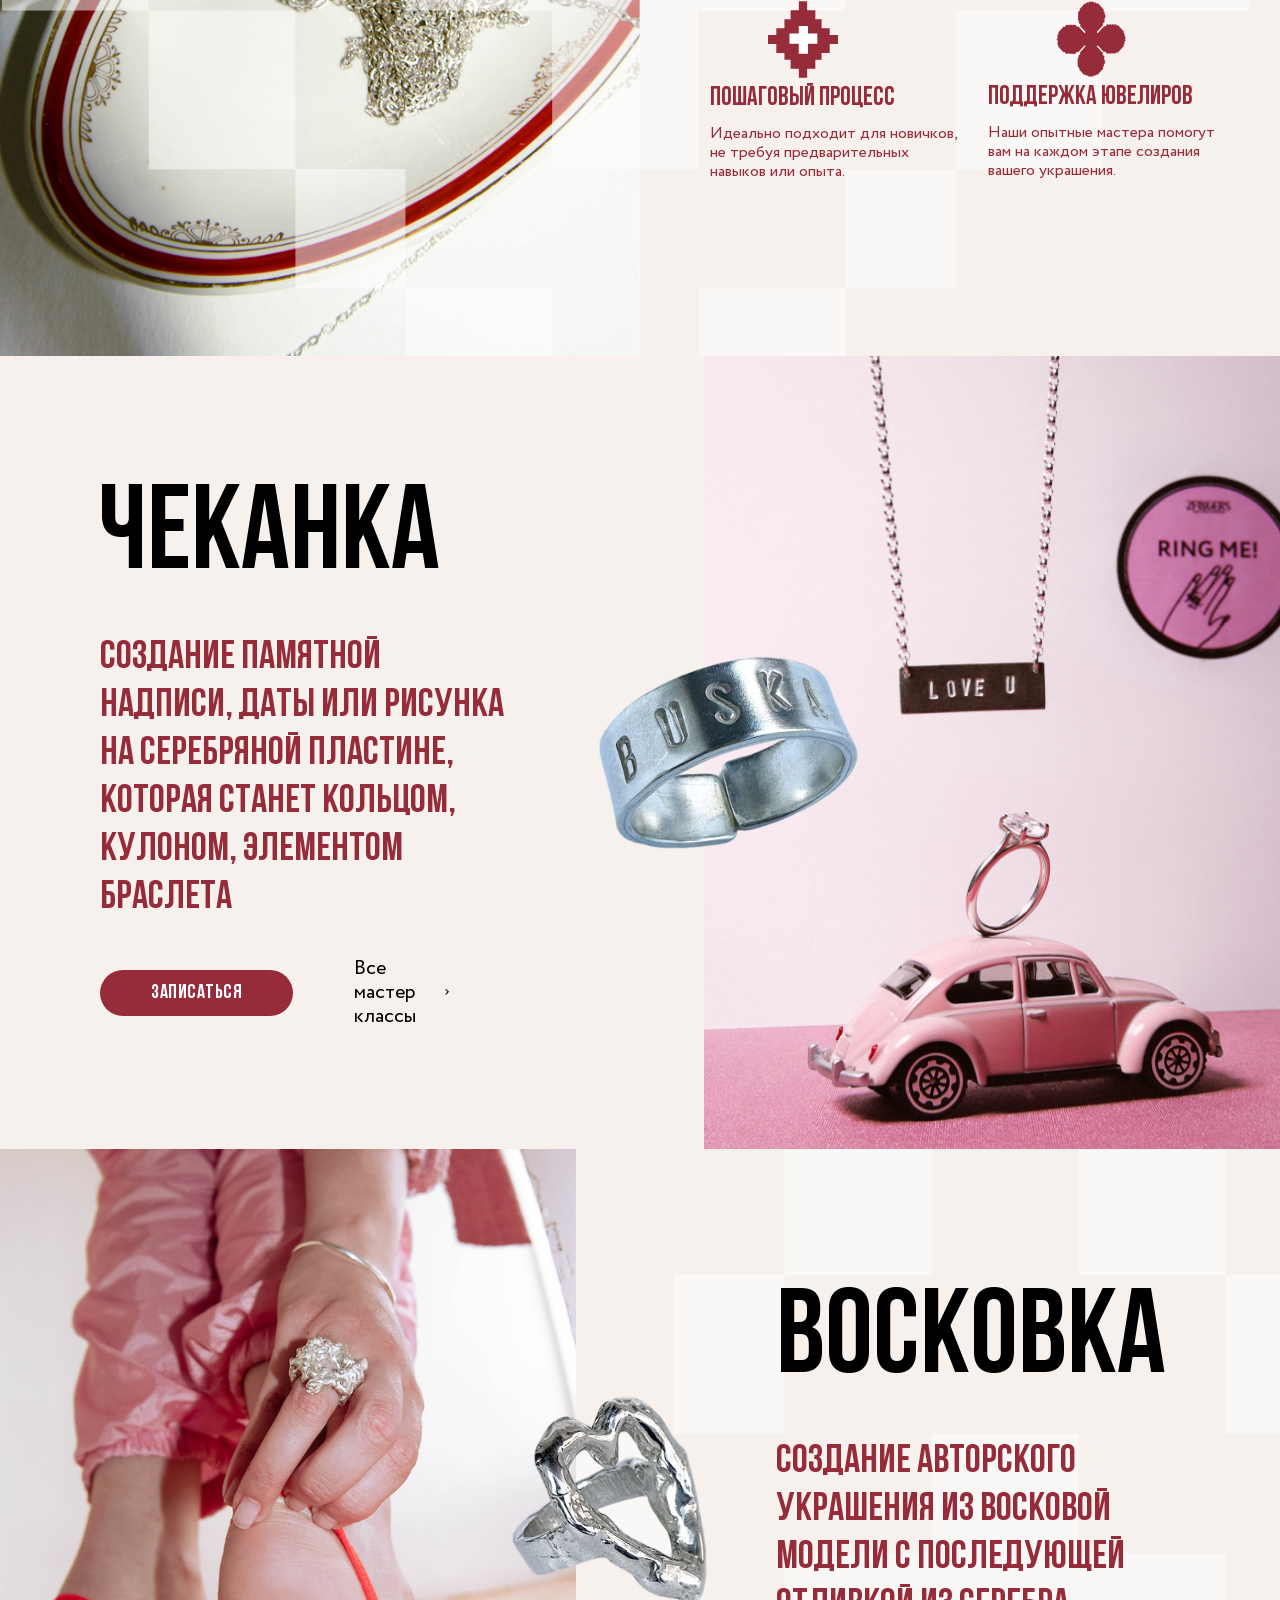
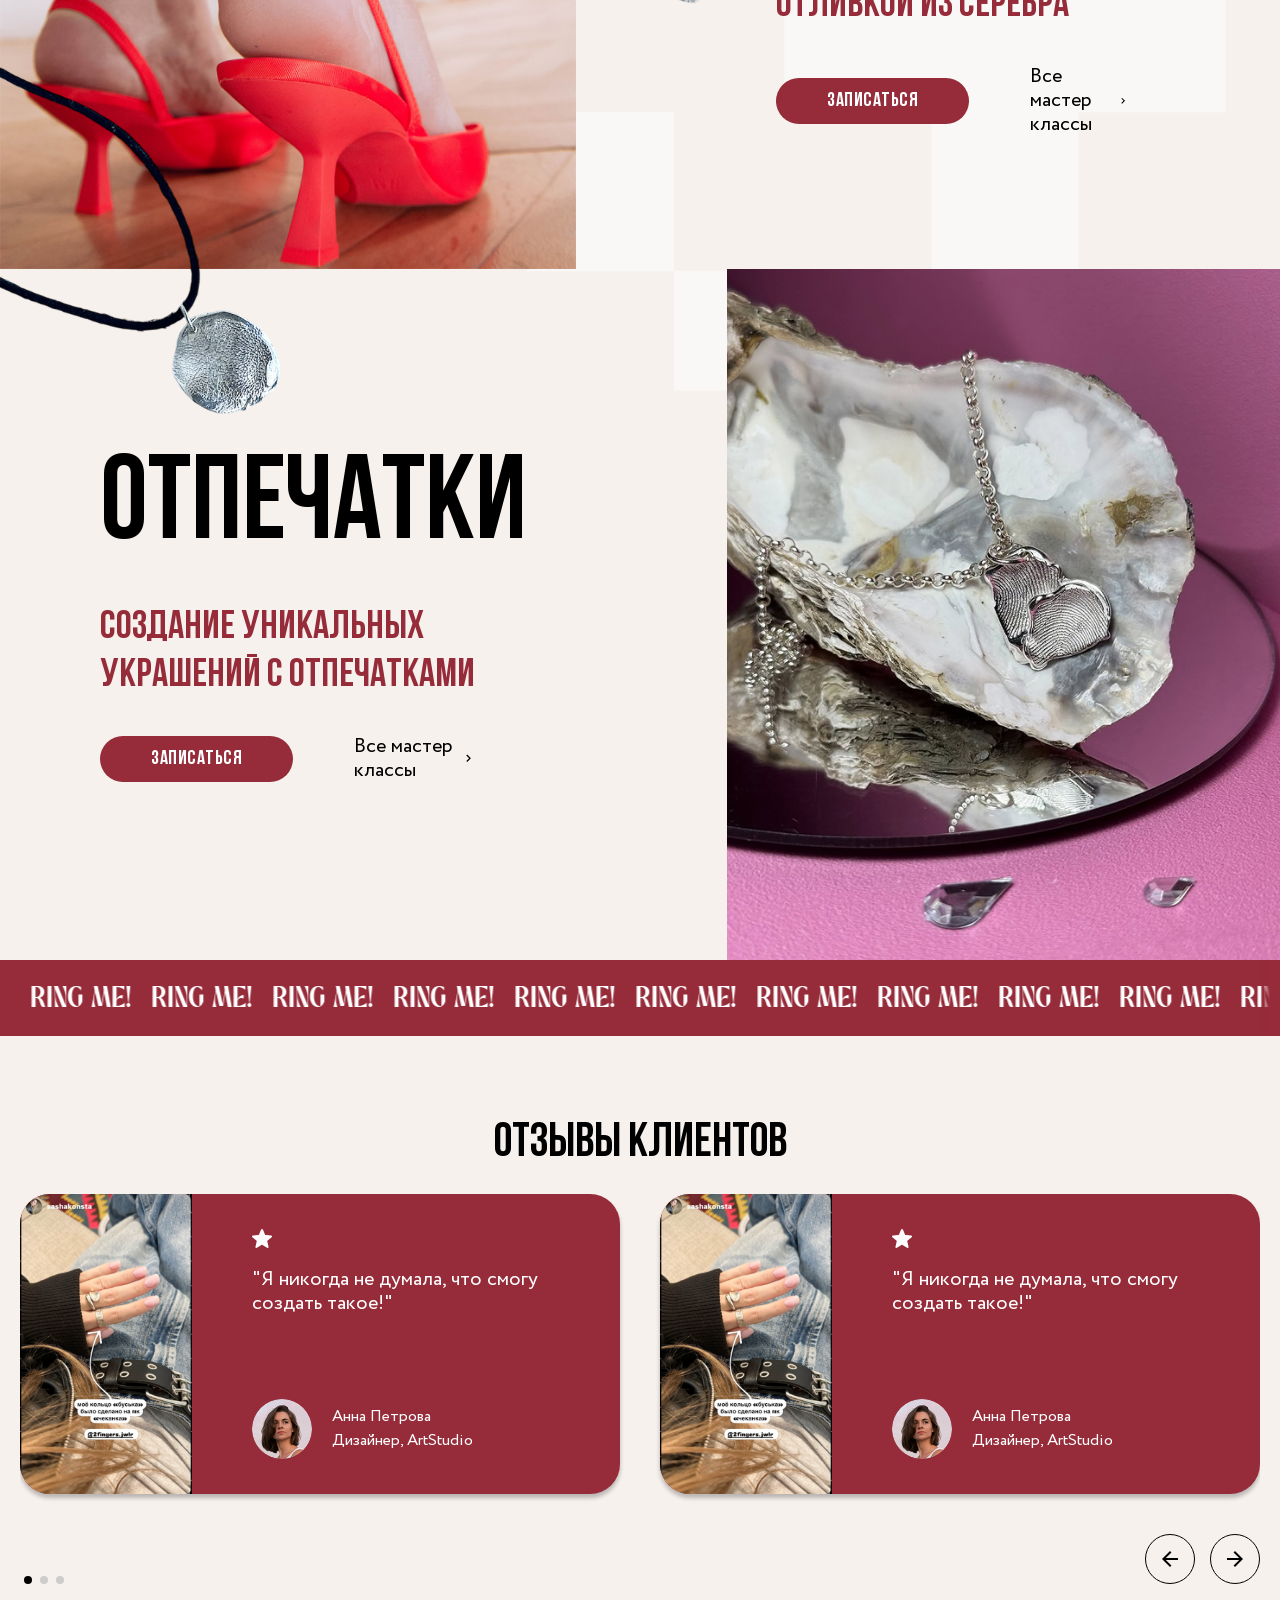
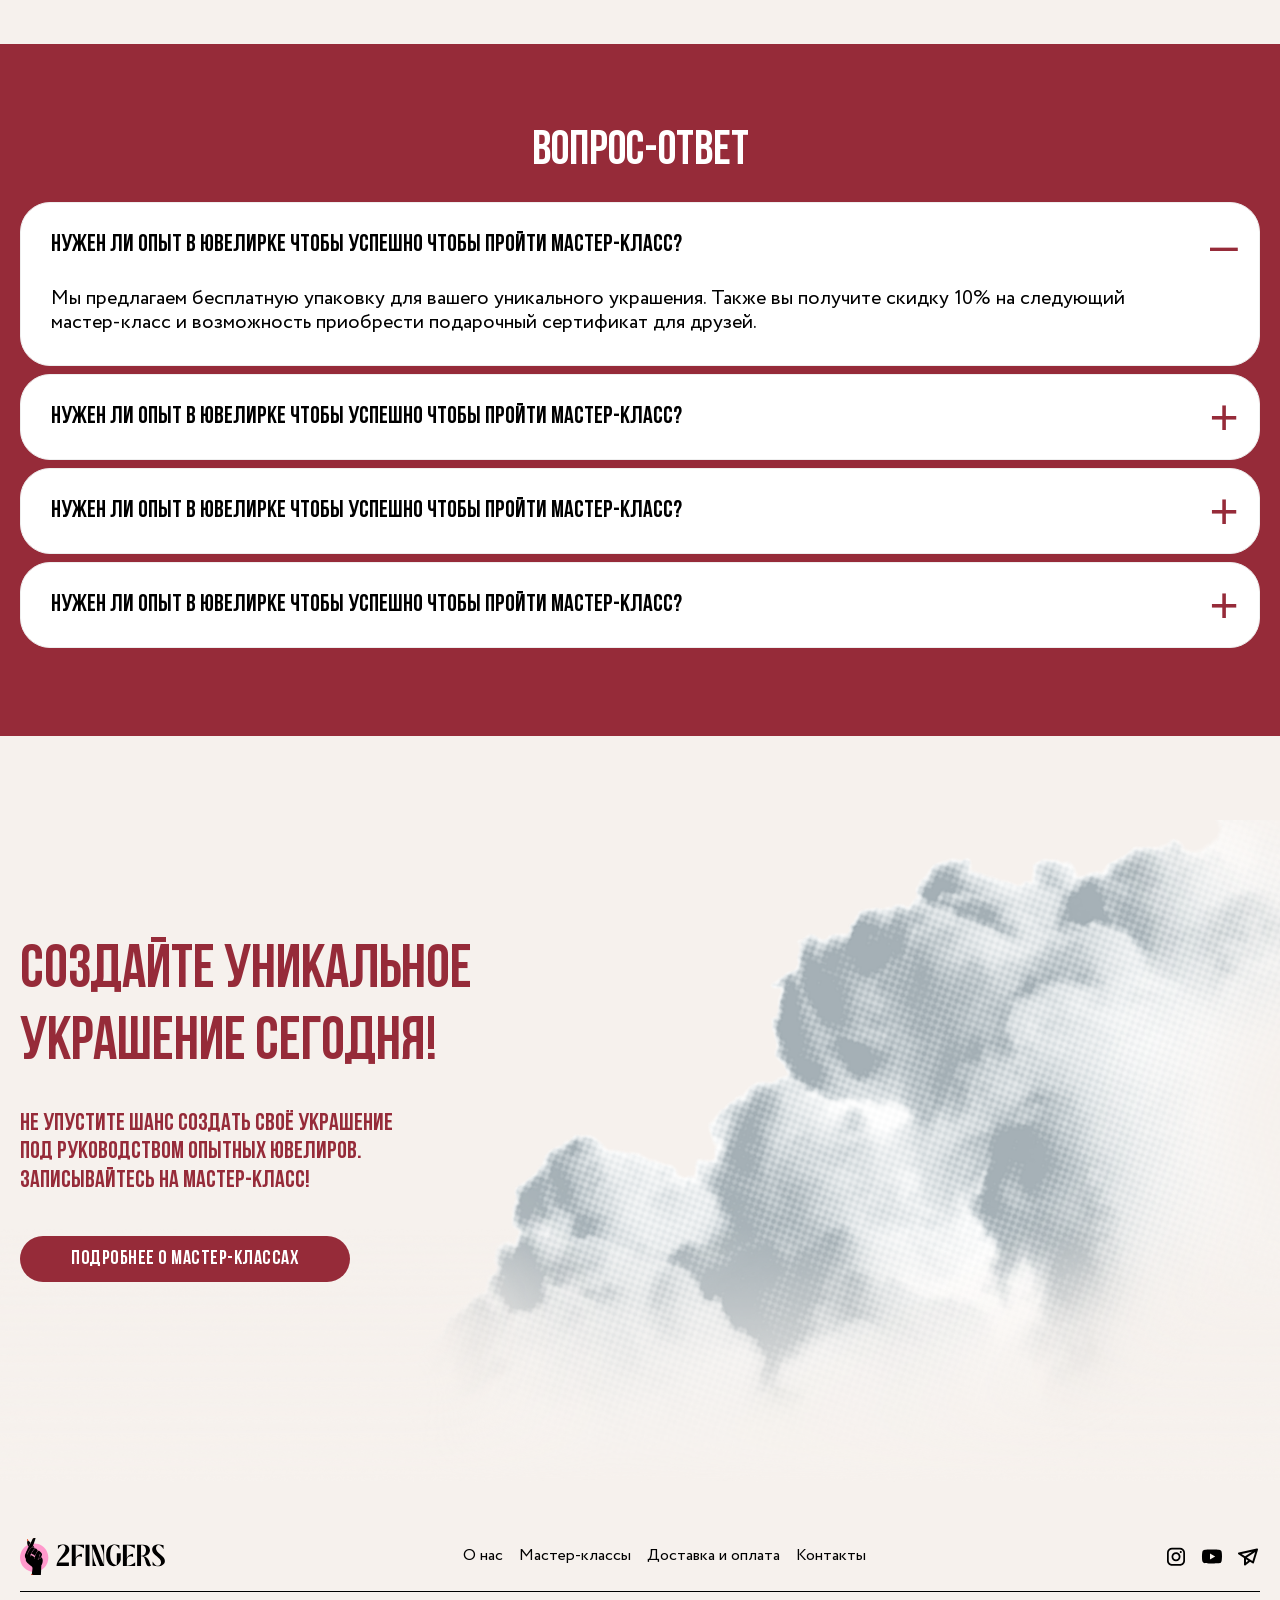
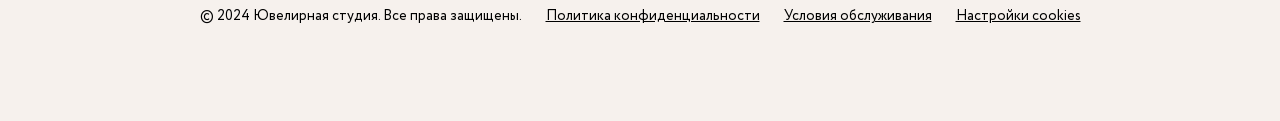
<file: masterclass.html>
<!DOCTYPE html>
<html lang="en">
  <head>
    <meta charset="UTF-8" />
    <meta name="viewport" content="width=device-width, initial-scale=1.0" />

    <title>2FINGERS</title>
    <link rel="icon" href="favicon.ico" type="image/x-icon" />
    <link rel="stylesheet" href="libs/accordion-js@3.4.0/accordion.min.css" />
    <link rel="stylesheet" href="libs/swiper/swiper-bundle.min.css" />
    <link rel="stylesheet" href="style.css" />
  </head>
  <body>
    <header class="header">
      <div class="container">
        <div class="header__row">
          <a href="index.html" class="logo">
            <img src="img/РКА.png" alt="2FINGERS" />
            <svg
              width="109"
              height="23"
              viewBox="0 0 109 23"
              fill="none"
              xmlns="http://www.w3.org/2000/svg"
            >
              <path
                fill-rule="evenodd"
                clip-rule="evenodd"
                d="M100.025 4.28412C100.025 2.27569 101.06 0.933267 102.554 0.933267C104.047 0.933267 105.816 2.15081 107.548 5.16346V1.35472C105.785 0.714731 104.109 0.444165 102.616 0.444165C98.8387 0.444165 96.1905 2.33292 96.1905 5.62134C96.1905 11.3188 105.051 13.27 105.051 18.3536C105.051 20.3047 103.771 21.8241 102.007 21.8241C100.42 21.8241 98.4121 20.6378 96.5859 17.4378V21.2777C98.4121 21.9177 100.181 22.2507 101.794 22.2507C105.873 22.2507 108.891 20.2735 108.891 17.0111C108.891 11.4957 100.03 9.33642 100.03 4.27892L100.025 4.28412ZM85.0408 1.14659H85.7744C91.6224 1.14659 91.2582 11.8079 85.7744 11.8079H85.0408V1.14659ZM94.9366 20.8823C93.4434 20.8823 93.9637 13.0255 87.4445 12.1722V12.1409C96.0344 12.1097 96.3049 0.751152 87.4445 0.751152H81.1074V22.0686H85.0356V12.1722H85.7692C90.5818 12.1722 88.662 22.2559 93.0168 22.2559C94.1406 22.2559 94.8117 21.7096 95.3945 20.7054H95.3632C95.2436 20.8251 95.0875 20.8875 94.9366 20.8875V20.8823ZM70.8474 16.0069C70.8474 13.936 72.6112 12.2918 74.7443 12.2918C75.5092 12.2918 76.2688 12.4739 77.0596 12.9318V9.6434C75.0773 9.6434 71.6955 11.0743 70.8474 14.4251V1.14659C72.9806 1.17781 76.2688 2.06236 78.7974 4.59111V0.751152H66.9193V22.0686H79.1616V18.2287C76.6642 20.7574 73.0118 21.6368 70.8474 21.668V16.0017V16.0069ZM60.8267 20.7574C60.525 20.8511 60.218 20.9083 59.8798 20.9083C57.0182 20.9083 54.1567 17.0684 54.1567 10.8558C54.1567 4.64314 56.0453 0.928058 58.5115 0.928058C60.0359 0.928058 61.7372 2.26528 63.4125 5.15826V1.34952C61.7997 0.771969 60.1556 0.438965 58.5999 0.438965C53.9694 0.438965 50.1349 3.36316 50.1349 11.2512C50.1349 18.3484 54.063 22.2768 57.96 22.2768C60.7019 22.2768 63.4386 20.2995 64.7497 16.0954V9.24277H60.8215V20.7522L60.8267 20.7574ZM47.6063 13.1139V20.8511L39.6251 0.751152H35.5149C36.3369 2.91568 36.519 4.15924 36.519 6.96376V22.0686H40.3587C38.8031 18.9935 37.0081 15.2785 37.0081 9.70064V4.52347L43.9539 22.0634H48.0954V0.745951H44.2557C45.8061 3.82104 47.6063 7.53611 47.6063 13.1139ZM33.4753 22.0686V0.751152H29.5472V22.0686H33.4753ZM19.7086 14.4251V1.14659C21.873 1.17781 25.5254 2.06236 28.0228 4.59111V0.751152H15.7805V22.0686H19.7138V16.0069C19.7138 13.936 21.4828 12.2918 23.6107 12.2918C24.3704 12.2918 25.1352 12.4739 25.926 12.9318V9.6434C23.9489 9.6434 20.5671 11.0743 19.7138 14.4251H19.7086ZM13.2831 5.68898C13.2831 2.39536 10.6348 0.506601 6.85758 0.506601C5.36436 0.506601 3.68904 0.78237 1.92007 1.41716V5.2311C3.65782 2.21325 5.51524 0.990502 6.94602 0.990502C8.37681 0.990502 9.47461 2.33292 9.47461 4.34656C9.47461 9.84113 -0.0882272 16.6157 0.58294 22.0686H12.9189V18.4472H2.41434C5.64011 14.3939 13.2883 10.2054 13.2883 5.68898H13.2831Z"
                fill="white"
              />
            </svg>
          </a>
          <nav class="nav">
            <ul class="menu">
              <li class="menu__item">
                <a href="about.html" class="menu__link">О нас</a>
              </li>
              <li class="menu__item">
                <a href="#services" class="menu__link">Мастер-классы</a>
              </li>
              <li class="menu__item">
                <a href="delivery.html" class="menu__link">Доставка и оплата</a>
              </li>
              <li class="menu__item">
                <a href="contacts.html" class="menu__link">Контакты</a>
              </li>
            </ul>
            <button type="button" class="btn">Узнать</button>
          </nav>
          <button type="button" class="burger">
            <span></span>
            <span></span>
            <span></span>
          </button>
        </div>
      </div>
    </header>
    <main class="main">
      <section class="offers">
        <div class="container">
          <div class="offers__row">
            <h2>Ювелирные мастер-классы 2Fingers:</h2>
            <p>
              Мы предлагаем уникальный опыт создания украшений. Наши мастера
              помогут вам на каждом этапе, чтобы вы ушли с готовым изделием.
            </p>
            <div class="swiper">
              <div class="swiper-wrapper">
                <div class="swiper-slide">
                  <img src="img/offers/prints.jpg" alt="Отпечатки" />
                  <h5>Отпечатки</h5>
                  <p>Сохрани момент на серебряном изделии!</p>
                </div>
                <div class="swiper-slide">
                  <img src="img/offers/wax.jpg" alt="Восковка" />
                  <h5>восковка</h5>
                  <p>
                    Ни на что не похожее, застывшее во времени, серебро. Кольцо
                    можно сделать по собственному эскизу.
                  </p>
                </div>
                <div class="swiper-slide">
                  <img src="img/offers/chasing.jpg" alt="Чеканка" />
                  <h5>Чеканка</h5>
                  <p>
                    Создай индивидуальную гравировку на серебряном изделии
                    своими руками
                  </p>
                </div>
              </div>
            </div>
            <a href="#" class="btn btn--red">ЗАПИСАТЬСЯ</a>
          </div>
        </div>
      </section>
      <section class="marquee">
        <span>2fingers</span>
        <span>2fingers</span>
        <span>2fingers</span>
        <span>2fingers</span>
        <span>2fingers</span>
        <span>2fingers</span>
        <span>2fingers</span>
        <span>2fingers</span>
        <span>2fingers</span>
        <span>2fingers</span>
        <span>2fingers</span>
        <span>2fingers</span>
        <span>2fingers</span>
        <span>2fingers</span>
        <span>2fingers</span>
        <span>2fingers</span>
        <span>2fingers</span>
        <span>2fingers</span>
        <span>2fingers</span>
        <span>2fingers</span>
      </section>
      <section class="description">
        <img src="img/desc.jpg" alt="Ювелирныe украшения" />
        <div class="description__content">
          <h2>
            Получи незабываемые впечатления от создания ювелирных украшений в
            тбилиси!
          </h2>
          <div class="description__cols">
            <div class="description__col">
              <h5><img src="img/cross.svg" alt="Cross" />Пошаговый процесс</h5>
              <p>
                Идеально подходит для новичков, не требуя предварительных
                навыков или опыта.
              </p>
            </div>
            <div class="description__col">
              <h5><img src="img/club.svg" alt="Club" />Поддержка ювелиров</h5>
              <p>
                Наши опытные мастера помогут вам на каждом этапе создания вашего
                украшения.
              </p>
            </div>
          </div>
        </div>
      </section>
      <section class="content">
        <div class="content__item">
          <div class="content__box">
            <img src="img/content/ring.png" alt="Чеканка" />
            <h2>Чеканка</h2>
            <p>
              Создание памятной надписи, даты или рисунка на серебряной
              пластине, которая станет кольцом, кулоном, элементом браслета
            </p>
            <div class="content__btns">
              <a href="#" class="btn btn--red">ЗАПИСАТЬСЯ</a>
              <a href="#" class="btn btn--white">
                Все мастер классы
                <svg
                  width="24"
                  height="24"
                  viewBox="0 0 24 24"
                  xmlns="http://www.w3.org/2000/svg"
                >
                  <path
                    d="M9.70697 16.9496L15.414 11.2426L9.70697 5.53564L8.29297 6.94964L12.586 11.2426L8.29297 15.5356L9.70697 16.9496Z"
                  />
                </svg>
              </a>
            </div>
          </div>

          <div class="content__img">
            <img src="img/content/content1.jpg" alt="Чеканка" />
          </div>
        </div>
        <div class="content__item">
          <div class="content__box">
            <img src="img/content/ring1.png" alt="Восковка" />
            <h2>Восковка</h2>
            <p>
              Создание авторского украшения из восковой модели с последующей
              отливкой из серебра
            </p>
            <div class="content__btns">
              <a href="#" class="btn btn--red">ЗАПИСАТЬСЯ</a>
              <a href="#" class="btn btn--white">
                Все мастер классы
                <svg
                  width="24"
                  height="24"
                  viewBox="0 0 24 24"
                  xmlns="http://www.w3.org/2000/svg"
                >
                  <path
                    d="M9.70697 16.9496L15.414 11.2426L9.70697 5.53564L8.29297 6.94964L12.586 11.2426L8.29297 15.5356L9.70697 16.9496Z"
                  />
                </svg>
              </a>
            </div>
          </div>

          <div class="content__img">
            <img src="img/content/content2.jpg" alt="Восковка" />
          </div>
        </div>
        <div class="content__item">
          <div class="content__box">
            <img src="img/content/pendant.png" alt="Отпечатки" />
            <h2>Отпечатки</h2>
            <p>Создание уникальных украшений с отпечатками</p>
            <div class="content__btns">
              <a href="#" class="btn btn--red">ЗАПИСАТЬСЯ</a>
              <a href="#" class="btn btn--white">
                Все мастер классы
                <svg
                  width="24"
                  height="24"
                  viewBox="0 0 24 24"
                  xmlns="http://www.w3.org/2000/svg"
                >
                  <path
                    d="M9.70697 16.9496L15.414 11.2426L9.70697 5.53564L8.29297 6.94964L12.586 11.2426L8.29297 15.5356L9.70697 16.9496Z"
                  />
                </svg>
              </a>
            </div>
          </div>

          <div class="content__img">
            <img src="img/content/content3.jpg" alt="Отпечатки" />
          </div>
        </div>
      </section>
      <section class="marquee">
        <span>RING ME!</span>
        <span>RING ME!</span>
        <span>RING ME!</span>
        <span>RING ME!</span>
        <span>RING ME!</span>
        <span>RING ME!</span>
        <span>RING ME!</span>
        <span>RING ME!</span>
        <span>RING ME!</span>
        <span>RING ME!</span>
        <span>RING ME!</span>
        <span>RING ME!</span>
        <span>RING ME!</span>
        <span>RING ME!</span>
        <span>RING ME!</span>
        <span>RING ME!</span>
        <span>RING ME!</span>
        <span>RING ME!</span>
        <span>RING ME!</span>
        <span>RING ME!</span>
      </section>
      <section class="reviews">
        <div class="container">
          <div class="reviews__row">
            <h2>Отзывы клиентов</h2>
            <div class="swiper">
              <div class="swiper-wrapper">
                <div class="swiper-slide">
                  <img src="img/reviews/review.png" alt="Отзыв" />
                  <div class="reviews__content">
                    <div class="stars">
                      <img src="img/stars.svg" alt="Stars" />
                    </div>
                    <p>"Я никогда не думала, что смогу создать такое!"</p>
                    <div class="reviews__user">
                      <img src="img/avatar.png" alt="Анна Петрова" />
                      <div class="reviews__info">
                        <span class="reviews__name">Анна Петрова</span>
                        <span class="reviews__job">Дизайнер, ArtStudio</span>
                      </div>
                    </div>
                  </div>
                </div>
                <div class="swiper-slide">
                  <img src="img/reviews/review.png" alt="Отзыв" />
                  <div class="reviews__content">
                    <div class="stars">
                      <img src="img/stars.svg" alt="Stars" />
                    </div>
                    <p>"Я никогда не думала, что смогу создать такое!"</p>
                    <div class="reviews__user">
                      <img src="img/avatar.png" alt="Анна Петрова" />
                      <div class="reviews__info">
                        <span class="reviews__name">Анна Петрова</span>
                        <span class="reviews__job">Дизайнер, ArtStudio</span>
                      </div>
                    </div>
                  </div>
                </div>
                <div class="swiper-slide">
                  <img src="img/reviews/review.png" alt="Отзыв" />
                  <div class="reviews__content">
                    <div class="stars">
                      <img src="img/stars.svg" alt="Stars" />
                    </div>
                    <p>"Я никогда не думала, что смогу создать такое!"</p>
                    <div class="reviews__user">
                      <img src="img/avatar.png" alt="Анна Петрова" />
                      <div class="reviews__info">
                        <span class="reviews__name">Анна Петрова</span>
                        <span class="reviews__job">Дизайнер, ArtStudio</span>
                      </div>
                    </div>
                  </div>
                </div>
              </div>
              <div class="swiper-button-next"></div>
              <div class="swiper-button-prev"></div>
              <div class="swiper-pagination"></div>
            </div>
          </div>
        </div>
      </section>
      <section class="accordion">
        <div class="container">
          <div class="accordion__row">
            <h2>Вопрос-ответ</h2>
            <div class="accordion-container">
              <div class="ac">
                <h2 class="ac-header">
                  <button type="button" class="ac-trigger">
                    Нужен ли опыт в ювелирке чтобы успешно чтобы пройти
                    мастер-класс?
                  </button>
                </h2>
                <div class="ac-panel">
                  <p class="ac-text">
                    Мы предлагаем бесплатную упаковку для вашего уникального
                    украшения. Также вы получите скидку 10% на следующий
                    мастер-класс и возможность приобрести подарочный сертификат
                    для друзей.
                  </p>
                </div>
              </div>
              <div class="ac">
                <h2 class="ac-header">
                  <button type="button" class="ac-trigger">
                    Нужен ли опыт в ювелирке чтобы успешно чтобы пройти
                    мастер-класс?
                  </button>
                </h2>
                <div class="ac-panel">
                  <p class="ac-text">
                    Мы предлагаем бесплатную упаковку для вашего уникального
                    украшения. Также вы получите скидку 10% на следующий
                    мастер-класс и возможность приобрести подарочный сертификат
                    для друзей.
                  </p>
                </div>
              </div>
              <div class="ac">
                <h2 class="ac-header">
                  <button type="button" class="ac-trigger">
                    Нужен ли опыт в ювелирке чтобы успешно чтобы пройти
                    мастер-класс?
                  </button>
                </h2>
                <div class="ac-panel">
                  <p class="ac-text">
                    Мы предлагаем бесплатную упаковку для вашего уникального
                    украшения. Также вы получите скидку 10% на следующий
                    мастер-класс и возможность приобрести подарочный сертификат
                    для друзей.
                  </p>
                </div>
              </div>
              <div class="ac">
                <h2 class="ac-header">
                  <button type="button" class="ac-trigger">
                    Нужен ли опыт в ювелирке чтобы успешно чтобы пройти
                    мастер-класс?
                  </button>
                </h2>
                <div class="ac-panel">
                  <p class="ac-text">
                    Мы предлагаем бесплатную упаковку для вашего уникального
                    украшения. Также вы получите скидку 10% на следующий
                    мастер-класс и возможность приобрести подарочный сертификат
                    для друзей.
                  </p>
                </div>
              </div>
            </div>
          </div>
        </div>
      </section>
      <section class="masterclass">
        <img src="img/cloud.png" alt="Создайте уникальное украшение сегодня!" />
        <div class="container">
          <div class="masterclass__row">
            <h2 class="masterclass__title">
              Создайте уникальное украшение сегодня!
            </h2>
            <p class="masterclass__text">
              Не упустите шанс создать своё украшение под руководством опытных
              ювелиров. Записывайтесь на мастер-класс!
            </p>
            <a href="#" class="btn btn--red">Подробнее о мастер-классах</a>
          </div>
        </div>
      </section>
    </main>
    <footer class="footer">
      <div class="container">
        <div class="footer__row">
          <div class="footer__top">
            <a href="#" class="logo">
              <img src="img/logo.svg" alt="" />
            </a>
            <ul class="menu">
              <li class="menu__item">
                <a href="about.html" class="menu__link">О нас</a>
              </li>
              <li class="menu__item">
                <a href="#services" class="menu__link">Мастер-классы</a>
              </li>
              <li class="menu__item">
                <a href="delivery.html" class="menu__link">Доставка и оплата</a>
              </li>
              <li class="menu__item">
                <a href="contacts.html" class="menu__link">Контакты</a>
              </li>
            </ul>
            <div class="social">
              <a href="#" class="social__link"
                ><svg
                  width="24"
                  height="25"
                  viewBox="0 0 24 25"
                  fill="none"
                  xmlns="http://www.w3.org/2000/svg"
                >
                  <path
                    fill-rule="evenodd"
                    clip-rule="evenodd"
                    d="M16 3.74268H8C5.23858 3.74268 3 5.98126 3 8.74268V16.7427C3 19.5041 5.23858 21.7427 8 21.7427H16C18.7614 21.7427 21 19.5041 21 16.7427V8.74268C21 5.98126 18.7614 3.74268 16 3.74268ZM19.25 16.7427C19.2445 18.5353 17.7926 19.9872 16 19.9927H8C6.20735 19.9872 4.75549 18.5353 4.75 16.7427V8.74268C4.75549 6.95003 6.20735 5.49817 8 5.49268H16C17.7926 5.49817 19.2445 6.95003 19.25 8.74268V16.7427ZM16.75 8.99268C17.3023 8.99268 17.75 8.54496 17.75 7.99268C17.75 7.4404 17.3023 6.99268 16.75 6.99268C16.1977 6.99268 15.75 7.4404 15.75 7.99268C15.75 8.54496 16.1977 8.99268 16.75 8.99268ZM12 8.24268C9.51472 8.24268 7.5 10.2574 7.5 12.7427C7.5 15.228 9.51472 17.2427 12 17.2427C14.4853 17.2427 16.5 15.228 16.5 12.7427C16.5027 11.5484 16.0294 10.4022 15.1849 9.55776C14.3404 8.71327 13.1943 8.24002 12 8.24268ZM9.25 12.7427C9.25 14.2615 10.4812 15.4927 12 15.4927C13.5188 15.4927 14.75 14.2615 14.75 12.7427C14.75 11.2239 13.5188 9.99268 12 9.99268C10.4812 9.99268 9.25 11.2239 9.25 12.7427Z"
                    fill="black"
                  />
                </svg>
              </a>
              <a href="#" class="social__link"
                ><svg
                  width="24"
                  height="25"
                  viewBox="0 0 24 25"
                  xmlns="http://www.w3.org/2000/svg"
                >
                  <path
                    d="M21.5933 7.70301C21.4794 7.28041 21.2568 6.89501 20.9477 6.58518C20.6386 6.27534 20.2537 6.05187 19.8313 5.93701C18.2653 5.50701 12.0003 5.50001 12.0003 5.50001C12.0003 5.50001 5.73633 5.49301 4.16933 5.90401C3.74725 6.02415 3.36315 6.25078 3.0539 6.56214C2.74464 6.8735 2.52062 7.25913 2.40333 7.68201C1.99033 9.24801 1.98633 12.496 1.98633 12.496C1.98633 12.496 1.98233 15.76 2.39233 17.31C2.62233 18.167 3.29733 18.844 4.15533 19.075C5.73733 19.505 11.9853 19.512 11.9853 19.512C11.9853 19.512 18.2503 19.519 19.8163 19.109C20.2388 18.9943 20.6241 18.7714 20.934 18.4622C21.2439 18.153 21.4677 17.7682 21.5833 17.346C21.9973 15.781 22.0003 12.534 22.0003 12.534C22.0003 12.534 22.0203 9.26901 21.5933 7.70301ZM9.99633 15.505L10.0013 9.50501L15.2083 12.51L9.99633 15.505Z"
                  />
                </svg>
              </a>
              <a href="#" class="social__link"
                ><svg
                  width="24"
                  height="25"
                  viewBox="0 0 24 25"
                  xmlns="http://www.w3.org/2000/svg"
                >
                  <path
                    d="M21.7348 4.82198C21.6163 4.69297 21.466 4.59736 21.2989 4.54471C21.1318 4.49206 20.9538 4.48422 20.7828 4.52198L2.78278 8.52198C2.59017 8.56484 2.41455 8.66373 2.27803 8.80618C2.1415 8.94864 2.05017 9.1283 2.01553 9.32256C1.98089 9.51681 2.00449 9.71697 2.08337 9.89783C2.16224 10.0787 2.29286 10.2322 2.45878 10.339L7.99978 13.9V20.5C7.99971 20.6884 8.05288 20.873 8.15316 21.0326C8.25344 21.1921 8.39676 21.32 8.56659 21.4017C8.73643 21.4833 8.92587 21.5153 9.11309 21.4939C9.30031 21.4726 9.47768 21.3988 9.62478 21.281L14.0138 17.769L16.4588 19.341C16.5887 19.4251 16.7363 19.478 16.8901 19.4954C17.0439 19.5127 17.1996 19.4942 17.345 19.4412C17.4905 19.3881 17.6216 19.3021 17.7281 19.1898C17.8346 19.0775 17.9135 18.942 17.9588 18.794L21.9588 5.79398C22.0098 5.62653 22.0159 5.44863 21.9766 5.27806C21.9373 5.10749 21.8539 4.95022 21.7348 4.82198ZM15.9908 7.63798L9.09978 12.232L5.55878 9.95598L15.9908 7.63798ZM9.99978 18.419V15.189L12.2388 16.628L9.99978 18.419ZM16.4318 16.946L10.9318 13.412L19.2188 7.88998L16.4318 16.946Z"
                  />
                </svg>
              </a>
            </div>
          </div>
          <div class="footer__bottom">
            <p>© 2024 Ювелирная студия. Все права защищены.</p>
            <a href="">Политика конфиденциальности</a>
            <a href="">Условия обслуживания</a>
            <a href="">Настройки cookies</a>
          </div>
        </div>
      </div>
    </footer>
    <script src="libs/accordion-js@3.4.0/accordion.min.js"></script>
    <script src="libs/swiper/swiper-bundle.min.js"></script>
    <script src="script.js"></script>
  </body>
</html>
</file>
<file: style.css>
@font-face {
  font-family: 'Bebas-Neue';
  src: local('Bebas-Neue'), local('Bebas-Neue'),
    url('fonts/Bebas-Neue/Bebas-Neue.woff2') format('woff2'),
    url('fonts/Bebas-Neue/Bebas-Neue.woff') format('woff');
  font-weight: 400;
}
@font-face {
  font-family: 'Circe';
  src: local('Circe'), local('Circe-Bold'),
    url('fonts/Circe/Circe-Bold.woff2') format('woff2'),
    url('fonts/Circe/Circe-Bold.woff') format('woff');
  font-weight: 700;
}
@font-face {
  font-family: 'Circe';
  src: local('Circe'), local('Circe-Regular'),
    url('fonts/Circe/Circe-Regular.woff2') format('woff2'),
    url('fonts/Circe/Circe-Regular.woff') format('woff');
  font-weight: 400;
}
@font-face {
  font-family: 'Manyfit';
  src: local('Manyfit'), local('Manyfit'),
    url('fonts/Manyfit/Manyfit.woff2') format('woff2'),
    url('fonts/Manyfit/Manyfit.woff') format('woff');
  font-weight: 400;
}
:root {
  --white: #fff;
  --black: #000;
  --light: #f6f1ed;
  --pink: #ff99cc;
  --dark-red: #962b39;
  --red: #a20b2d;
}
* {
  margin: 0;
  padding: 0;
  box-sizing: border-box;
}
html {
  font-size: 62.5%;
  scroll-behavior: smooth;
}
body {
  font-family: 'Bebas-Neue', sans-serif;
  font-weight: 400;
  font-size: 1.6rem;
  line-height: 1.2;
  color: var(--black);
  background: var(--light);
  display: flex;
  flex-direction: column;
}
*,
*::before,
*::after {
  box-sizing: border-box;
}
a,
a:hover,
a:link,
a:visited {
  text-decoration: none;
}
input,
button,
textarea,
select {
  font: inherit;
}
h1,
h2,
h3,
h4,
h5,
h6,
p {
  font-size: inherit;
  font-weight: inherit;
}
ul,
ul li {
  list-style: none;
}
img {
  vertical-align: top;
}
button,
input[type='submit'] {
  display: inline-block;
  box-shadow: none;
  background-color: transparent;
  background: none;
  cursor: pointer;
}
input:focus,
input:active,
button:focus,
button:active {
  outline: none;
}
label {
  cursor: pointer;
}
img,
svg {
  max-width: 100%;
  height: auto;
  display: block;
}
.btn {
  width: fit-content;
  display: flex;
  align-items: center;
  justify-content: center;
  font-family: 'Bebas-Neue';
  font-weight: 400;
  text-transform: uppercase;
  letter-spacing: 0.5px;
  font-size: 1.8rem;
  background: var(--white);
  color: var(--dark-red);
  padding: 10px 50px;
  border: none;
  border-radius: 40px;
  transition: all 0.3s ease-in-out;
  border: 1px solid transparent;
}
.btn:hover {
  background: var(--dark-red);
  color: var(--white);
  border: 1px solid var(--white);
}
.btn--red {
  background: var(--dark-red);
  color: var(--white);
}
.btn--red:hover {
  background: var(--light);
  color: var(--dark-red);
  border: 1px solid var(--dark-red);
}
.btn--white {
  background: transparent;
  color: var(--black);
  text-transform: inherit;
  font-family: 'Circe', sans-serif;
  letter-spacing: normal;
}
.btn--white:hover {
  text-decoration: underline;
  background: none;
  border: 1px solid transparent;
  color: var(--black);
}
.no-scroll {
  overflow: hidden;
}
.main {
  flex: 1;
  overflow: hidden;
}
.container {
  max-width: 1340px;
  width: 100%;
  padding: 0 20px;
  margin: 0 auto;
}
.header {
  background: var(--dark-red);
  padding: 16px 0;
}
.header__row {
  display: flex;
  justify-content: space-between;
  align-items: center;
}
.logo {
  display: flex;
  gap: 10px;
}
.nav {
  display: flex;
  flex-direction: column;
  align-items: center;
  position: absolute;
  left: 0;
  top: 80px;
  right: 0;
  bottom: 0;
  width: 100%;
  height: 100%;
  background: var(--dark-red);
  z-index: 10000;
  gap: 32px;
  padding: 60px 0;
  transform: translateX(-100%);
  transition: all 0.3s ease-in-out;
}
.nav.active {
  transform: translateX(0);
}
.menu {
  display: flex;
  flex-direction: column;
  align-items: center;
  gap: 32px;
}
.menu__link {
  font-family: 'Circe', sans-serif;
  font-size: 1.6rem;
  color: var(--white);
  font-weight: 400;
  position: relative;
}
.menu__link::before {
  content: '';
  position: absolute;
  width: 0;
  height: 1px;
  background: var(--white);
  bottom: 0;
  transition: all 0.3s ease-in-out;
}
.menu__link:hover::before {
  content: '';
  position: absolute;
  width: 100%;
  height: 1px;
  background: var(--white);
  bottom: 0;
}
.footer .menu__link:hover::before {
  content: '';
  position: absolute;
  width: 100%;
  height: 1px;
  background: var(--black);
  bottom: 0;
}
@keyframes marquee {
  from {
    transform: translateX(0);
  }
  to {
    transform: translateX(-100%);
  }
}

.marquee {
  padding: 10px 20px;
  display: flex;
  overflow: hidden;
  background: var(--dark-red);
  position: relative;
}
.marquee::before {
  content: '';
  display: block;
  position: absolute;
  left: 0;
  top: 0;
  bottom: 0;
  width: 20px;
  background: linear-gradient(to right, var(--dark-red) 10px, transparent 100%);
  z-index: 100;
}
.marquee::after {
  content: '';
  display: block;
  position: absolute;
  right: 0;
  top: 0;
  bottom: 0;
  width: 20px;
  background: linear-gradient(to left, var(--dark-red) 10px, transparent 100%);
}
.marquee span {
  will-change: transform;
  text-transform: uppercase;
  font-size: 2.4rem;
  font-weight: 100;
  flex-shrink: 0;
  width: max-content;
  display: flex;
  align-items: center;
  transform: translateX(0);
  font-family: 'Manyfit', sans-serif;
  color: var(--white);
  animation: marquee 1s linear infinite;
  padding: 0 10px;
}
.hero__row {
  padding: 30px 0;
}
.hero h1 {
  display: flex;
  flex-direction: column;
}
.hero h1 span {
  color: var(--white);
  font-size: 6rem;
}
.hero h1 span:nth-child(2) {
  padding-left: 40px;
}
.hero h1 span:nth-child(3) {
  padding-left: 40px;
  font-size: 4rem;
}
.hero .swiper-slide {
  height: calc(100vh - 80px);
}
.burger {
  display: flex;
  flex-direction: column;
  justify-content: center;
  border: none;
  cursor: pointer;
  width: 34px;
  height: 36px;
}
.burger span {
  display: block;
  width: 100%;
  height: 2px;
  background: var(--white);
  margin: 5px 0;
  align-self: center;
  transition: all 0.3s ease-in-out;
}
.burger.active span:nth-child(1) {
  margin: -7px 0;
  transform: rotate(45deg);
}
.burger.active span:nth-child(2) {
  opacity: 0;
}
.burger.active span:nth-child(3) {
  margin: -7px 0;
  transform: rotate(-45deg);
}
.description {
  display: flex;
  flex-direction: column;
  position: relative;
  overflow: hidden;
}
.description > img {
  flex: 1 0 50%;
  max-height: 500px;
  object-fit: cover;
}
.description::before {
  content: '';
  display: block;
  position: absolute;
  z-index: 100;
  top: -100px;
  left: -100px;
  right: 0;
  bottom: 0;
  width: 100%;
  height: 100%;
  background: url('img/square.svg') no-repeat;
  background-size: cover;
  z-index: 100;
  background-position: center;
}
.description__content {
  z-index: 200;
  display: flex;
  flex-direction: column;
  padding: 40px 20px;
}
.description__cols {
  display: flex;
  gap: 20px;
}
.description__col {
  flex-direction: column;
  justify-content: flex-start;
  align-items: flex-start;
  display: flex;
}

.description h2 {
  display: flex;
  align-items: center;
  font-size: 2.4rem;
  line-height: 1.2;
  color: var(--dark-red);
  margin-bottom: 40px;
}
.description h5 {
  display: flex;
  flex-direction: column;
  align-items: center;
  gap: 5px;
  font-size: 2rem;
  color: var(--dark-red);
  margin-bottom: 10px;
}
.description h5 img {
  width: 30px;
}
.description p {
  font-family: 'Circe', sans-serif;
  font-size: 1.6rem;
  color: var(--dark-red);
  font-weight: 400;
}
.accordion {
  background: var(--dark-red);
  padding: 20px 0;
}
.accordion .ac {
  border-radius: 10px;
}
.accordion .ac .ac-trigger {
  font-family: 'Bebas-Neue', sans-serif;
  color: var(--black);
  font-weight: 400;
  line-height: 1;
  text-transform: uppercase;
  padding: 20px 50px 20px 20px;
  font-size: 1.8rem;
}
.accordion .ac .ac-panel .ac-text {
  font-family: 'Circe', sans-serif;
  color: var(--black);
  font-weight: 400;
  line-height: 1.2;
  padding: 0px 50px 20px 20px;
  font-size: 1.6rem;
}
.accordion .ac .ac-trigger::after {
  font-family: sans-serif;
  color: var(--dark-red);
  font-weight: 300;
  font-size: 3rem;
  width: 20px;
}
.accordion h2 {
  color: var(--white);
  text-align: center;
  font-size: 2.4rem;
  margin-bottom: 20px;
}

.masterclass {
  position: relative;
  padding: 20px 0;
}
.masterclass__title {
  color: var(--dark-red);
  font-size: 3rem;
  margin-bottom: 20px;
  max-width: 280px;
}
.masterclass__text {
  color: var(--dark-red);
  margin-bottom: 20px;
  font-size: 1.8rem;
  max-width: 280px;
}
.masterclass > img {
  position: absolute;
  right: 0;
  bottom: 0;
  width: 100%;
  top: 0;
  width: 100%;
  height: 100%;
  object-fit: contain;
  object-position: bottom right;
  z-index: -100;
}
.masterclass__row {
  position: relative;
  z-index: 200;
}
.footer {
  padding: 20px 0 40px;
}
.footer__row {
  display: flex;
  flex-direction: column;
}
.footer__top {
  display: flex;
  flex-direction: column;
  justify-content: space-between;
  gap: 24px;
  padding: 16px 0;
  border-bottom: 1px solid var(--black);
}
.footer__bottom {
  display: flex;
  justify-content: center;
  gap: 24px;
  padding: 16px 0;
}
.footer .menu {
  display: flex;
  flex-direction: column;
  align-items: flex-start;
  gap: 16px;
}
.footer .menu__link {
  color: var(--black);
  font-size: 1.6rem;
}
.footer__bottom {
  display: flex;
  flex-direction: column-reverse;
}
.footer__bottom a,
.footer__bottom p {
  font-family: 'Circe', sans-serif;
  color: var(--black);
  font-size: 1.4rem;
  font-weight: 400;
}
.footer__bottom a {
  text-decoration: underline;
}
.social {
  display: flex;
  gap: 12px;
}
.social a svg {
  fill: var(--black);
  transition: all 0.3s ease-in-out;
}
.social a:hover svg {
  fill: var(--dark-red);
}
.offers {
  padding: 20px 0;
}
.offers h2 {
  font-size: 2.4rem;
  color: var(--dark-red);
  margin-bottom: 20px;
  text-align: center;
}
.offers p {
  font-family: 'Circe', sans-serif;
  font-size: 1.8rem;
  color: var(--dark-red);
  margin: 0 auto;
  margin-bottom: 20px;
  text-align: center;
  max-width: 800px;
}
.swiper {
  overflow: visible;
}
.offers .swiper {
  padding-bottom: 50px;
}
.tariffs .swiper {
  padding-bottom: 50px;
}
.offers .swiper-slide {
  border-radius: 30px;
  overflow: hidden;
  background: #962b39;
  padding: 20px 20px 40px 20px;
  transform: scale(0.9);
  transition: all 250ms linear;
}
.offers .swiper-slide-active {
  background: #b23242;
  transform: scale(1);
}
.offers .swiper-slide img {
  border-radius: 20px;
}
.offers .swiper-wrapper {
  display: flex;
  align-items: center;
}
.offers .swiper {
  margin-bottom: 20px;
}
.offers .swiper h5 {
  color: var(--white);
  font-size: 4rem;
  margin: 20px 0;
}
.offers .swiper p {
  font-family: 'Circe', sans-serif;
  color: var(--white);
  font-size: 1.6rem;
  text-align: left;
}
.offers a {
  width: 200px;
  margin: 0 auto;
}

.reviews {
  padding: 20px 0;
}
.reviews h2 {
  font-size: 2.4rem;
  color: var(--black);
  margin-bottom: 20px;
  text-align: center;
}
.reviews__content {
  display: flex;
  flex-direction: column;
  padding: 20px;
}
.stars {
  margin-bottom: 20px;
}
.reviews .swiper-slide {
  background: var(--dark-red);
  display: flex;
  height: 300px;
  border-radius: 30px;
  box-shadow: 0 4px 4px 0 rgba(0, 0, 0, 0.25);
}
.reviews .swiper {
  padding-bottom: 60px;
}
.reviews .swiper-slide > img {
  border-top-left-radius: 30px;
  border-bottom-left-radius: 30px;
  max-width: 35%;
}
.reviews__content {
  padding: 20px;
}
.reviews .swiper-slide p {
  font-family: 'Circe', sans-serif;
  color: var(--white);
  font-size: 1.6rem;
}
.reviews__user {
  margin-top: auto;
  display: flex;
  align-items: center;
  gap: 20px;
}
.reviews__user img {
  width: 60px;
  height: 60px;
  object-fit: cover;
  border-radius: 50%;
}
.reviews__info {
  display: flex;
  flex-direction: column;
  gap: 5px;
}
.reviews__name {
  font-family: 'Circe', sans-serif;
  color: var(--white);
  font-size: 1.2rem;
}
.reviews__job {
  font-family: 'Circe', sans-serif;
  color: var(--white);
  font-size: 1.2rem;
}
.swiper-pagination {
  bottom: 20px;
  display: flex;
}
.swiper-pagination-bullet {
  opacity: 1;
  background: #ccc;
  width: 8px;
  height: 8px;
}
.swiper-pagination-bullet-active {
  background: var(--black);
}
.swiper-button-next,
.swiper-button-prev {
  top: auto;
  bottom: 10px;
  width: 30px;
  height: 30px;
  border: 1px solid var(--black);
  border-radius: 50%;
  z-index: 10000;
}
.swiper-button-next:after,
.swiper-button-prev:after {
  content: none;
}
.swiper-button-prev {
  background: url('img/left.svg') no-repeat;
  background-position: center;
  right: 45px;
  left: auto;
}

.swiper-button-next {
  background: url('img/right.svg') no-repeat;
  background-position: center;
  right: 0;
}
.content {
  display: flex;
  flex-direction: column;
  position: relative;
}
.content::before {
  content: '';
  position: absolute;
  background: url('img/square.svg');
  width: 100%;
  height: 100%;
  background-size: cover;
  top: 50%;
  transform: translateY(-50%);
  right: 0px;
  z-index: -100;
}
.content__item {
  display: flex;
  flex-direction: column;
}
.content__box {
  display: flex;
  flex-direction: column;
  padding: 20px;
  gap: 24px;
  position: relative;
}
.content__box h2 {
  font-size: 4rem;
}
.content__box p {
  font-size: 2rem;
  color: var(--dark-red);
}
.content__btns {
  display: flex;
  flex-direction: column;
  align-items: center;
  gap: 10px;
}
.content__img img {
  max-height: 500px;
  width: 100%;
  object-fit: cover;
  object-position: bottom;
}
.content__box > img {
  display: none;
}
.delivery {
  padding: 20px 0;
}
.delivery__row {
  display: flex;
  flex-direction: column;
  gap: 20px;
}
.delivery h2 {
  font-size: 2.4rem;
}
.delivery p {
  margin-top: 24px;
  padding-bottom: 5px;
  font-size: 1.6rem;
  font-family: 'Circe', sans-serif;
}
.delivery ul li {
  font-size: 1.6rem;
  font-family: 'Circe', sans-serif;
  padding-left: 20px;
  position: relative;
}
.delivery ul li::before {
  content: '';
  width: 3px;
  height: 3px;
  border-radius: 50%;
  background: var(--black);
  top: 50%;
  transform: translateY(-50%);
  position: absolute;
  left: 10px;
}
.delivery img {
  max-width: 100%;
  width: 100%;
  object-fit: cover;
  height: 400px;
}
.contacts {
  padding: 20px 0;
}
.contacts__row {
  display: flex;
  flex-direction: column;
  gap: 40px;
}
.contacts__content {
  display: flex;
  flex-direction: column;
  gap: 40px;
}
.form__title {
  font-size: 2.4rem;
  color: var(--dark-red);
  margin-bottom: 12px;
}
.form__text {
  font-size: 1.8rem;
  color: var(--dark-red);
  margin-bottom: 24px;
}
.form {
  max-width: 500px;
}
.form p {
  color: var(--dark-red);
  font-size: 1.8rem;
}
.form label {
  display: flex;
  flex-direction: column;
  gap: 10px;
  margin-bottom: 24px;
}
.form label p {
  font-size: 1.8rem;
}
.form label:last-of-type {
  flex-direction: row;
}
.form input[type='text'] {
  border: 1px solid var(--black);
  border-radius: 40px;
  padding: 10px 20px;
  background: var(--light);
}
.form input[type='text']::placeholder {
  color: #a0a0a0;
  font-size: 1.6rem;
}
.form input[type='submit'] {
  color: var(--white);
  background: var(--dark-red);
  font-size: 2rem;
  transition: all 0.3s ease-in-out;
}
.form input[type='submit']:hover {
  color: var(--dark-red);
  background: var(--white);
  border: 1px solid var(--dark-red);
}
.contacts__img {
  position: relative;
  height: 400px;
  overflow: hidden;
}
.contacts__img::before {
  content: '';
  position: absolute;
  bottom: -350px;
  right: -350px;
  width: 700px;
  height: 700px;
  background: url('img/square.svg') no-repeat;
  background-size: cover;
  z-index: 100;
}
.contacts__img img {
  position: relative;
  z-index: -100;
  object-fit: cover;
  width: 100%;
  height: 100%;
}
.contacts__map iframe {
  max-width: 100%;
  width: 100%;
  height: 400px;
}
.contacts__info {
  display: flex;
  flex-direction: column;
  gap: 20px;
}
.contacts__info li {
  display: flex;
  align-items: flex-start;
  gap: 16px;
}
.contacts__info li div {
  display: flex;
  flex-direction: column;
  gap: 10px;
}
.contacts__info li div span {
  font-family: 'Circe', sans-serif;
  font-size: 2rem;
  line-height: 1;
  color: var(--black);
  font-weight: 700;
}
.contacts__info li div a {
  font-family: 'Circe', sans-serif;
  font-size: 1.6rem;
  line-height: 1;
  color: var(--black);
  text-decoration: underline;
}
.contacts__info li div p {
  font-family: 'Circe', sans-serif;
  font-size: 1.6rem;
  line-height: 1;
  color: var(--black);
}
.about {
  padding: 20px 0;
}
.about__row {
  display: flex;
  flex-direction: column;
  gap: 20px;
  max-width: 900px;
  margin: 0 auto;
}
.about__row img {
  object-fit: cover;
  margin: 0 auto;
  width: 100%;
}
.about__title {
  display: flex;
  align-items: center;
  gap: 10px;
}
.about__title h2 {
  display: flex;
  color: var(--black);
  font-size: 7rem;
  line-height: 1;
}
.about__title p {
  color: var(--dark-red);
  font-size: 1.6rem;
}
.about__text {
  color: var(--pink);
  font-size: 2rem;
}
.about__text span {
  color: var(--dark-red);
}
.studio {
  padding: 20px 0;
}
.studio__content {
  display: flex;
  flex-direction: column;
  gap: 24px;
}
.studio h3 {
  font-size: 2.4rem;
}
.studio p {
  color: var(--red);
  font-size: 2rem;
}
.studio__box {
  display: flex;
  gap: 20px;
}
.studio__row {
  display: flex;
  flex-direction: column;
  gap: 20px;
}
.studio__col {
  display: flex;
  flex-direction: column;
  gap: 10px;
}
.studio__col span {
  font-size: 2.4rem;
}
.studio__col p {
  font-family: 'Circe', sans-serif;
  font-size: 1.4rem;
  color: var(--black);
}
.studio__row img {
  height: 400px;
  object-fit: cover;
  width: 100%;
}
.mc {
  padding: 20px 0;
}
.mc h2 {
  font-size: 4rem;
}
.mc p {
  color: var(--dark-red);
  font-size: 2.4rem;
}
.mc {
  padding: 20px 0;
}
.mc__row {
  display: flex;
  flex-direction: column;
  gap: 20px;
}
.mc__content {
  display: flex;
  flex-direction: column;
  gap: 20px;
}
.mc__author {
  display: flex;
  flex-direction: column;
  gap: 10px;
}
.mc__author p {
  display: flex;
  flex-direction: column;
  gap: 5px;
}
.mc__author p span:first-child {
  font-family: 'Circe', sans-serif;
  color: var(--black);
  font-size: 2rem;
  font-weight: 700;
}
.mc__author p span:last-child {
  font-family: 'Circe', sans-serif;
  color: var(--black);
  font-size: 1.6rem;
}
.mc-desc {
  padding: 20px 0;
}
.mc-desc__row {
  display: flex;
  flex-direction: column;
  gap: 20px;
  margin-bottom: 24px;
}
.mc-desc h2 {
  font-size: 2.4rem;
}
.mc-desc p {
  font-family: 'Circe', sans-serif;
  font-size: 1.8rem;
}
.mc-desc img {
  height: 400px;
  object-fit: cover;
  width: 100%;
}
.stage {
  padding: 20px 0;
  position: relative;
}
.stage .swiper {
  padding-bottom: 50px;
}
.stage::before {
  content: '';
  position: absolute;
  background: url('img/square.svg');
  width: 100%;
  height: 100%;
  background-size: cover;
  top: 0px;
  z-index: -100;
}
.stage h2 {
  font-size: 2.4rem;
  margin: 0 auto;
  margin-bottom: 24px;
  text-align: center;
}
.stage p {
  font-size: 1.8rem;
  color: var(--dark-red);
  margin: 0 auto;
  margin-bottom: 24px;
  text-align: center;
}
.stage .swiper-slide {
  padding: 10px 10px 20px 10px;
  border-radius: 20px;
  display: flex;
  flex-direction: column;
  gap: 10px;
  background: var(--dark-red);
}
.stage .swiper-slide img {
  border-radius: 20px;
}
.stage .swiper-slide h5 {
  font-size: 2.4rem;
  max-width: 200px;
  color: var(--white);
}
.stage .swiper-slide p {
  max-width: 500px;
  font-family: 'Circe', sans-serif;
  font-size: 1.6rem;
  color: var(--white);
  margin: 0;
  text-align: left;
}
.choice {
  padding: 20px 0;
}
.choice__row {
  display: flex;
  flex-direction: column;
  gap: 32px;
  margin-bottom: 32px;
}
.choice h2 {
  font-size: 2.4rem;
  color: var(--dark-red);
}
.choice ul {
  display: flex;
  flex-direction: column;
  gap: 20px;
}
.choice ul li {
  display: flex;
  flex-direction: column;
  align-items: flex-start;
  gap: 16px;
  font-size: 1.6rem;
  color: var(--dark-red);
}
.choice ul li img {
  height: 30px;
}
.choice > img {
  height: 400px;
  object-fit: cover;
  width: 100%;
}
.gallery {
  padding: 20px 0;
}
.gallery h2 {
  font-size: 2.4rem;
  margin-bottom: 12px;
  text-align: center;
}
.gallery p {
  font-size: 1.8rem;
  color: var(--dark-red);
  text-align: center;
  margin-bottom: 20px;
}
.gallery__box {
  display: grid;
  gap: 8px;
  grid-template-areas: 'img1 img2' 'img3 img3' 'img4 img5';
  grid-template-rows: 220px 220px 220px;
}
.gallery__box a {
  overflow: hidden;
  cursor: pointer;
}
.gallery__box a img {
  object-fit: cover;
  height: 100%;
  width: 100%;
  transition: all 0.3s ease-in-out;
}
.gallery__box a:hover img {
  transform: scale(1.1);
}
.gallery__box a:nth-child(1) {
  grid-area: img1;
}
.gallery__box a:nth-child(2) {
  grid-area: img2;
}
.gallery__box a:nth-child(3) {
  grid-area: img3;
}
.gallery__box a:nth-child(4) {
  grid-area: img4;
}
.gallery__box a:nth-child(5) {
  grid-area: img5;
}
.tariffs {
  padding: 20px 0;
}
.tariffs h2 {
  font-size: 2.4rem;
  margin-bottom: 12px;
  text-align: center;
}
.tariffs p {
  font-size: 1.8rem;
  color: var(--dark-red);
  text-align: center;
  margin-bottom: 20px;
}
.tariffs .swiper-slide {
  border-radius: 20px;
  background: #b23142;
  padding: 20px;
  display: flex;
  flex-direction: column;
  gap: 60px;
}
.tariffs .swiper-slide h5 {
  background: #962b39;
  display: flex;
  flex-direction: column;
  justify-content: center;
  align-items: center;
  border-radius: 10px;
  padding: 10px;
}
.tariffs .swiper-slide span:first-child {
  font-size: 1.8rem;
  color: var(--white);
}
.tariffs .swiper-slide span:last-child {
  font-size: 3.2rem;
  color: var(--white);
}
.tariffs .swiper-slide ul {
  display: flex;
  flex-direction: column;
  gap: 16px;
}
.tariffs .swiper-slide ul li {
  position: relative;
  font-size: 1.8rem;
  color: var(--white);
  padding-left: 30px;
}
.tariffs .swiper-slide ul li::before {
  content: '';
  background: url('img/check.svg') no-repeat;
  left: 0;
  position: absolute;
  top: 50%;
  transform: translateY(-50%);
  width: 24px;
  height: 24px;
  background-size: contain;
}
.modal {
  position: fixed;
  left: 0;
  right: 0;
  bottom: 0;
  top: 0;
  background: rgba(0, 0, 0, 0.25);
  z-index: 10000;
  padding: 20px;
  align-items: center;
  justify-content: center;
  height: 100%;
  overflow: hidden;
  display: none;
}
.modal.active {
  display: flex;
}
.modal-form {
  background: var(--light);
  padding: 20px;
  border-radius: 20px;
}
.modal-form {
  position: relative;
  display: none;
}
.modal-form.active {
  display: block;
}
.modal-desc {
  display: none;
  flex-direction: column;
  gap: 20px;
  background: var(--light);
  border-radius: 30px;
  padding: 20px;
  position: relative;
  overflow: hidden;
}
.modal-desc.active {
  display: flex;
}
.modal-desc h2 {
  font-size: 2.4rem;
  margin-bottom: 24px;
}
.modal-desc p {
  font-family: 'Circe', sans-serif;
  font-size: 1.6rem;
  margin-bottom: 24px;
}
.modal-desc .close,
.modal-form .close {
  width: 20px;
  height: 20px;
  cursor: pointer;
  position: absolute;
  right: 20px;
  top: 20px;
  border: none;
}
.modal-desc .close::before,
.modal-form .close::before {
  position: absolute;
  content: '';
  width: 100%;
  height: 2px;
  background: var(--black);
  transform: rotate(45deg);
  left: 0;
}
.modal-desc .close::after,
.modal-form .close::after {
  position: absolute;
  content: '';
  width: 100%;
  height: 2px;
  background: var(--black);
  transform: rotate(-45deg);
  left: 0;
}

.modal-desc img {
  display: none;
}
.modal-desc__btns {
  display: flex;
  flex-direction: column;
  gap: 10px;
}
@media (min-width: 768px) {
  .offers .swiper-slide {
    min-height: 380px;
  }
  .offers .swiper-slide-active {
    min-height: 400px;
  }
  .modal-form {
    padding: 40px;
  }
  .stage .swiper {
    padding-bottom: 80px;
  }
  .tariffs .swiper {
    padding-bottom: 100px;
  }
  .modal-desc__btns {
    align-items: flex-start;
  }
  .modal-desc h2 {
    font-size: 4.8rem;
  }
  .modal-desc {
    display: none;
    grid-template-columns: 1fr 1fr;
    padding: 30px;
    align-items: center;
    gap: 30px;
    max-width: 1200px;
    min-height: 640px;
  }
  .modal-desc.active {
    display: grid;
  }
  .modal-desc .col:nth-child(2) {
    width: 50%;
    position: absolute;
    right: 0;
    top: 0;
    bottom: 0;
  }
  .modal-desc img {
    display: block;
    height: 100%;
    width: 100%;
    object-fit: cover;
  }
  .tariffs {
    padding: 40px 0;
  }
  .gallery {
    padding: 40px 0;
  }
  .gallery__box {
    display: grid;
    gap: 16px;
    grid-template-areas: 'img1 img2 img3' 'img1 img4 img5';
    grid-template-rows: 320px 320px;
    grid-template-columns: 2fr 1fr 1fr;
  }
  .choice ul {
    display: grid;
    grid-template-columns: 1fr 1fr;
    gap: 20px;
  }
  .choice h2 {
    max-width: 250px;
  }
  .stage {
    padding: 40px 0;
  }
  .choice__row {
    max-width: 500px;
    width: 50%;
    margin: 0;
    padding-right: 20px;
  }
  .choice {
    min-height: 400px;
    padding: 100px 0;
    position: relative;
    display: flex;
    align-items: center;
  }
  .choice > img {
    position: absolute;
    right: 0;
    object-fit: cover;
    max-width: 620px;
    width: 50%;
    top: 50%;
    transform: translateY(-50%);
  }
  .mc-desc img {
    position: absolute;
    right: 0;
    object-fit: cover;
    max-width: 620px;
    width: 50%;
    top: 50%;
    transform: translateY(-50%);
  }
  .mc-desc__row {
    max-width: 700px;
    width: 50%;
    margin: 0;
    padding-right: 20px;
  }
  .mc-desc {
    display: flex;
    align-items: center;
    padding: 40px 0;
    position: relative;
    min-height: 600px;
  }
  .mc__row {
    flex-direction: row;
    gap: 150px;
  }
  .mc {
    padding: 40px 0;
  }
  .about__row {
    gap: 40px;
  }
  .about {
    padding: 40px 0;
  }
  .studio {
    padding: 40px 0;
  }
  .studio__row {
    flex-direction: row;
    align-items: center;
  }
  .about__title h2 {
    font-size: 15rem;
  }
  .about__title p {
    font-size: 3rem;
  }
  .about__text {
    font-size: 4rem;
  }

  .contacts__content {
    flex-direction: row;
    justify-content: space-between;
  }
  .contacts__img {
    flex: 1 0 50%;
  }
  .contacts {
    padding: 40px 0;
  }
  .delivery {
    padding: 40px 0;
  }
  .content__item:nth-child(1) .content__box img {
    position: absolute;
    display: block;
    max-width: 200px;
    right: -150px;
    top: 50%;
    transform: translateY(-50%);
  }
  .content__item:nth-child(2) .content__box img {
    position: absolute;
    display: block;
    max-width: 200px;
    left: -150px;
    top: 50%;
    transform: translateY(-50%);
  }
  .content__item:nth-child(3) .content__box img {
    position: absolute;
    display: block;
    max-width: 350px;
    left: -200px;
    top: -10%;
    transform: translateY(-50%);
  }
  .content__btns {
    flex-direction: row;
  }
  .content__box {
    padding: 40px;
    justify-content: center;
    flex: 1 0 55%;
  }
  .content__item {
    flex-direction: row;
  }
  .content__item:nth-child(even) {
    flex-direction: row-reverse;
  }
  .description > img {
    width: 50%;
  }
  .description {
    flex-direction: row;
  }
  .description__content {
    justify-content: center;
  }
  .nav {
    position: static;
    flex-direction: row;
    padding: 0;
    gap: 15px;
    transform: none;
    width: auto;
  }
  .menu {
    flex-direction: row;
    gap: 10px;
  }
  .burger {
    display: none;
  }
  .swiper-pagination {
    bottom: 30px;
  }
  .swiper-button-prev {
    right: 65px;
    left: auto;
  }
  .reviews .swiper {
    padding-bottom: 100px;
  }
  .swiper-button-next,
  .swiper-button-prev {
    width: 50px;
    height: 50px;
  }
  .reviews__name {
    font-size: 1.6rem;
  }
  .reviews__job {
    font-size: 1.6rem;
  }
  .btn {
    font-size: 2rem;
  }
  .footer__top {
    flex-direction: row;
    align-items: center;
  }
  .footer .menu {
    flex-direction: row;
  }
  .footer__bottom {
    flex-direction: row;
  }
  .masterclass {
    padding: 40px 0;
  }
  .accordion {
    padding: 40px 0;
  }
}

@media (min-width: 1280px) {
  .modal-desc__btns {
    flex-direction: row;
  }
  .modal-desc .close,
  .modal-form .close {
    width: 40px;
    height: 40px;
    right: 30px;
    top: 30px;
  }
  .swiper {
    overflow: hidden;
  }
  .hero__row {
    padding: 70px 0;
  }
  .tariffs .swiper-slide span:first-child {
    font-size: 2.4rem;
  }
  .tariffs .swiper-slide span:last-child {
    font-size: 5.6rem;
  }
  .tariffs .swiper-slide ul li {
    font-size: 2.4rem;
  }
  .tariffs {
    padding: 100px 0;
  }
  .tariffs h2 {
    font-size: 4.8rem;
  }
  .tariffs p {
    font-size: 2.4rem;
    margin-bottom: 80px;
  }
  .gallery h2 {
    font-size: 4.8rem;
  }
  .gallery p {
    font-size: 2.4rem;
    margin-bottom: 80px;
  }
  .gallery {
    padding: 100px 0;
  }
  .gallery__box {
    display: grid;
    gap: 32px;
    grid-template-areas: 'img1 img2 img3' 'img1 img4 img5';
    grid-template-rows: 320px 320px;
    grid-template-columns: 640px 1fr 1fr;
  }
  .choice ul li {
    font-size: 2rem;
  }
  .choice ul li img {
    height: 50px;
  }
  .choice > img {
    height: 640px;
    width: 100%;
  }
  .choice ul {
    display: grid;
    grid-template-columns: 250px 250px;
    gap: 30px;
  }
  .choice h2 {
    max-width: 450px;
    font-size: 4.8rem;
  }
  .choice__row {
    padding-right: 0;
  }
  .choice {
    padding: 100px 0;
    min-height: 640px;
  }
  .stage .swiper-slide {
    padding: 30px 30px 60px 30px;
    gap: 24px;
  }
  .stage .swiper-slide h5 {
    font-size: 3.6rem;
    max-width: 300px;
  }
  .stage h2 {
    font-size: 4.8rem;
    max-width: 580px;
  }
  .stage p {
    max-width: 800px;
    font-size: 2.4rem;
    margin-bottom: 80px;
  }
  .stage {
    padding: 100px 0;
  }
  .mc-desc__row {
    padding: 0;
  }
  .mc-desc h2 {
    font-size: 4.8rem;
  }
  .mc-desc img {
    height: 640px;
    width: 100%;
  }
  .mc-desc {
    padding: 100px 0;
    min-height: 840px;
  }
  .mc__author {
    flex-direction: row;
    gap: 50px;
  }
  .mc__row {
    gap: 300px;
  }
  .mc h2 {
    font-size: 12rem;
  }
  .mc p {
    font-size: 4rem;
  }
  .mc {
    padding: 150px 0;
  }
  .studio__box {
    gap: 48px;
  }
  .studio__row {
    gap: 80px;
  }
  .studio h3 {
    font-size: 4.8rem;
  }
  .studio p {
    font-size: 2.4rem;
  }
  .studio__col span {
    font-size: 4.8rem;
  }
  .studio__col p {
    font-size: 1.6rem;
  }
  .about__row {
    gap: 60px;
  }
  .about__text {
    font-size: 6.5rem;
    margin-top: 60px;
  }
  .about__title h2 {
    font-size: 19rem;
  }
  .about__title p {
    font-size: 4.5rem;
  }
  .about {
    padding: 100px 0;
  }
  .studio {
    padding: 100px 0;
  }
  .contacts__map iframe {
    height: 600px;
  }
  .contacts__row {
    gap: 100px;
  }
  .contacts__info {
    display: flex;
    flex-direction: row;
    gap: 24px;
    padding-top: 100px;
  }
  .form input[type='submit'] {
    margin-top: 24px;
  }
  .contacts__img::before {
    bottom: -300px;
    right: -350px;
  }
  .form__title {
    font-size: 4.8rem;
    margin-bottom: 12px;
  }
  .form p {
    font-size: 2.4rem;
  }
  .contacts__img {
    flex: 1 0 100%;
    max-width: 700px;
    height: 640px;
  }
  .contacts {
    padding: 100px 0;
  }
  .delivery {
    padding: 100px 0;
  }
  .delivery h2 {
    font-size: 4.8rem;
  }
  .delivery__row {
    flex-direction: row;
  }
  .content__item:nth-child(1) .content__box img {
    max-width: 350px;
    right: -200px;
  }
  .content__item:nth-child(2) .content__box img {
    max-width: 260px;
    left: -100px;
  }
  .content__item:nth-child(3) .content__box img {
    max-width: 650px;
    left: -350px;
    top: -10%;
  }
  .content {
    position: relative;
  }
  .description::before {
    content: '';
    display: block;
    position: absolute;
    z-index: 100;
    top: -300px;
    left: 0px;
    right: 0;
    bottom: 0;
    width: 1250px;
    height: 1350px;
    background: url(img/square.svg) no-repeat;
    background-size: contain;
    z-index: 100;
    background-position: center;
  }
  .stage::before {
    content: '';
    position: absolute;
    background: url('img/square.svg');
    width: 1250px;
    height: 1350px;
    background-size: cover;
    top: 0px;
    margin: 0 auto;
    transform: none;
    z-index: -100;
  }
  .content::before {
    content: '';
    position: absolute;
    background: url('img/square.svg');
    width: 1250px;
    height: 1350px;
    background-size: cover;
    top: 600px;
    right: -350px;
    transform: none;
  }
  .content__box {
    padding: 100px;
  }
  .content__item:nth-child(odd) .content__box {
    padding-right: 200px;
  }
  .content__item:nth-child(even) .content__box {
    padding-left: 200px;
  }
  .content__img img {
    max-height: 100%;
    height: 100%;
  }
  .content__box h2 {
    font-size: 12rem;
  }
  .content__box p {
    font-size: 4rem;
  }
  .hero h1 span {
    font-size: 11rem;
  }
  .hero h1 span:nth-child(3) {
    font-size: 6rem;
  }
  .marquee {
    padding: 20px;
  }
  .marquee span {
    font-size: 3rem;
  }
  .description > img {
    max-height: 800px;
  }
  .description h5 img {
    width: 70px;
  }
  .description__content {
    padding: 70px 40px 70px 70px;
  }
  .description h2 {
    font-size: 4.8rem;
  }
  .description h5 {
    font-size: 2.6rem;
  }
  .nav {
    gap: 32px;
  }
  .menu {
    gap: 32px;
  }
  .reviews .swiper-slide p {
    font-size: 2rem;
  }

  .reviews__content {
    padding: 35px 60px;
  }
  .reviews h2 {
    font-size: 4.8rem;
  }
  .reviews {
    padding: 80px 0 50px;
  }
  .offers .swiper h5 {
    font-size: 7rem;
    margin: 40px 0 20px;
  }
  .offers .swiper {
    margin-bottom: 40px;
  }
  .offers h2 {
    font-size: 4.8rem;
  }
  .offers p {
    font-size: 2.4rem;
    margin-bottom: 40px;
  }
  .offers {
    padding: 50px 0 100px;
  }
  .accordion .ac {
    border-radius: 30px;
  }
  .accordion .ac .ac-trigger {
    font-size: 2.4rem;
    padding: 30px 100px 30px 30px;
  }
  .accordion .ac .ac-panel .ac-text {
    padding: 0px 100px 30px 30px;
    font-size: 2rem;
  }
  .accordion .ac .ac-trigger::after {
    font-family: sans-serif;
    color: var(--dark-red);
    font-weight: 300;
    font-size: 5rem;
    width: 50px;
  }
  .accordion {
    padding: 80px 0;
  }
  .masterclass {
    padding: 200px 0;
  }
  .masterclass__title {
    font-size: 6rem;
    max-width: 500px;
    margin-bottom: 30px;
  }
  .masterclass__text {
    font-size: 2.4rem;
    margin-bottom: 40px;
    max-width: 380px;
  }
  .footer {
    padding: 40px 0 80px;
  }
  .accordion h2 {
    font-size: 4.8rem;
  }
}
</file>
<file: libs/accordion-js@3.4.0/accordion.min.css>
/**
 * Accordion v3.4.0
 * Lightweight and accessible accordion module created in pure Javascript
 * https://github.com/michu2k/Accordion
 *
 * Copyright (c) MichaÅ‚ Strumpf
 * Published under MIT License
 */

 .ac{--color-white:#fff;--color-light-grey:#eee;--color-grey:#8a8a8a;--color-black:#111;margin-bottom:8px;border:1px solid var(--color-light-grey);background-color:var(--color-white);box-sizing:border-box}.ac .ac-header{margin:0;padding:0}.ac .ac-trigger{font:bold 16px Arial,sans-serif;color:var(--color-black);text-align:left;width:100%;padding:8px 32px 8px 8px;display:block;cursor:pointer;background-color:transparent;transition:color .25s ease;position:relative;text-decoration:none;margin:0;border:0}.ac .ac-trigger::after{content:"+";text-align:center;width:15px;transform:translate(0,-50%);position:absolute;right:10px;top:50%}.ac .ac-trigger:focus{color:var(--color-grey)}.ac .ac-panel{overflow:hidden;transition-property:height,visibility;transition-timing-function:ease}.ac .ac-panel .ac-text{font:15px/24px Arial,sans-serif;color:var(--color-black);padding:8px;margin:0}.ac.js-enabled .ac-panel{visibility:hidden}.ac.is-active .ac-panel{visibility:visible}.ac.is-active>.ac-header .ac-trigger::after{content:"\2013"}
</file>
